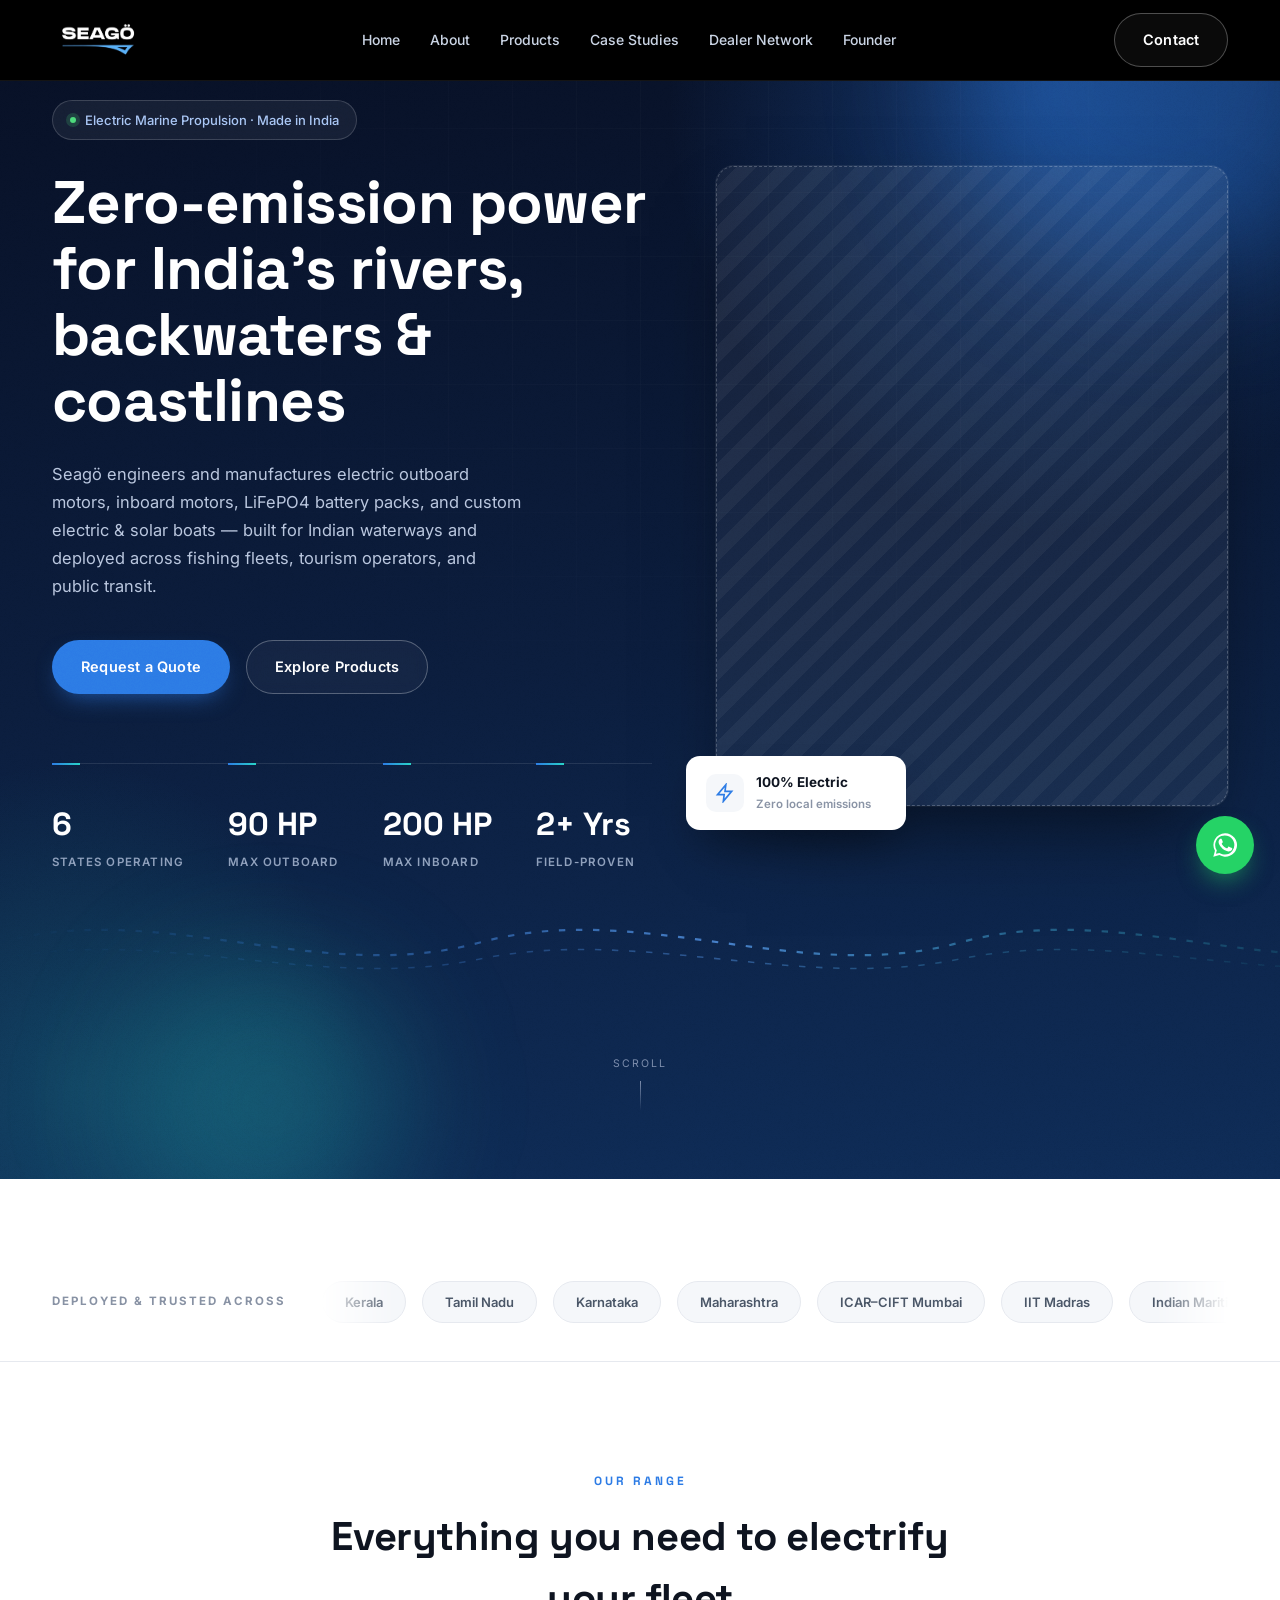
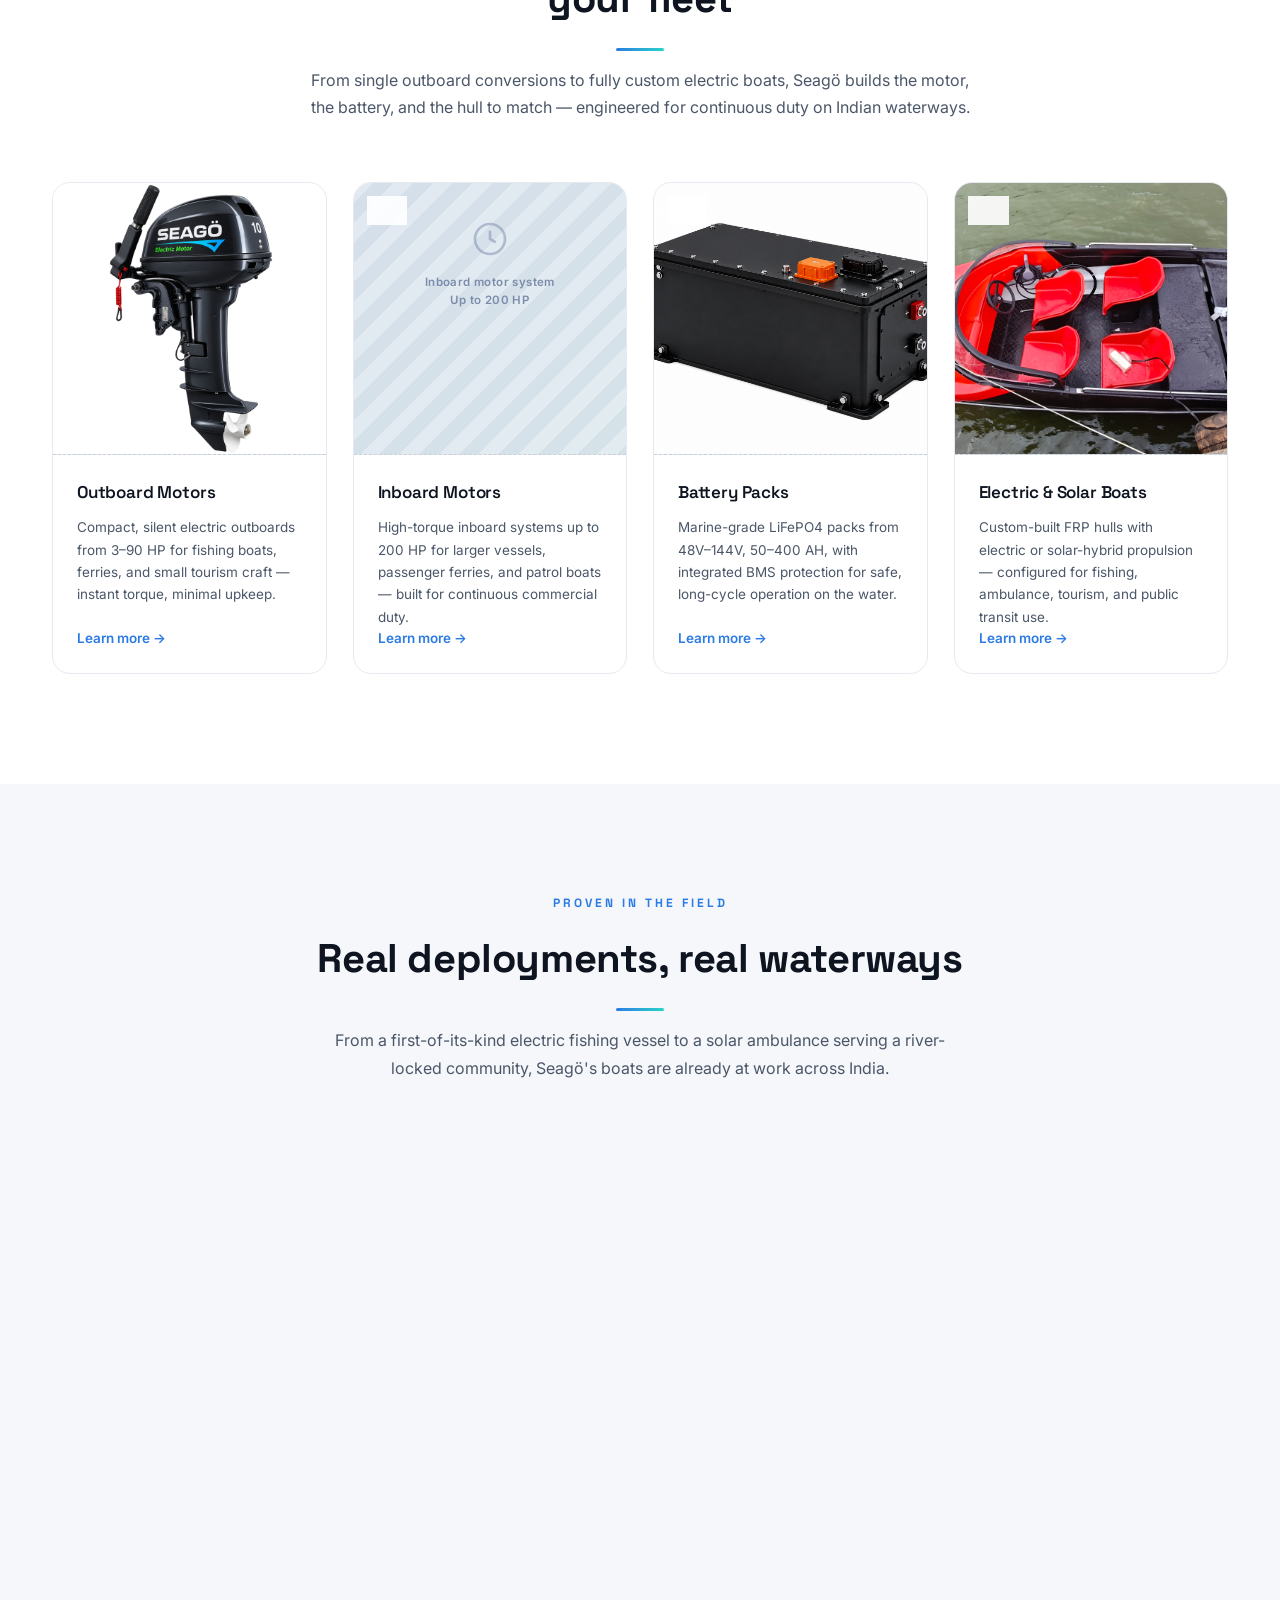
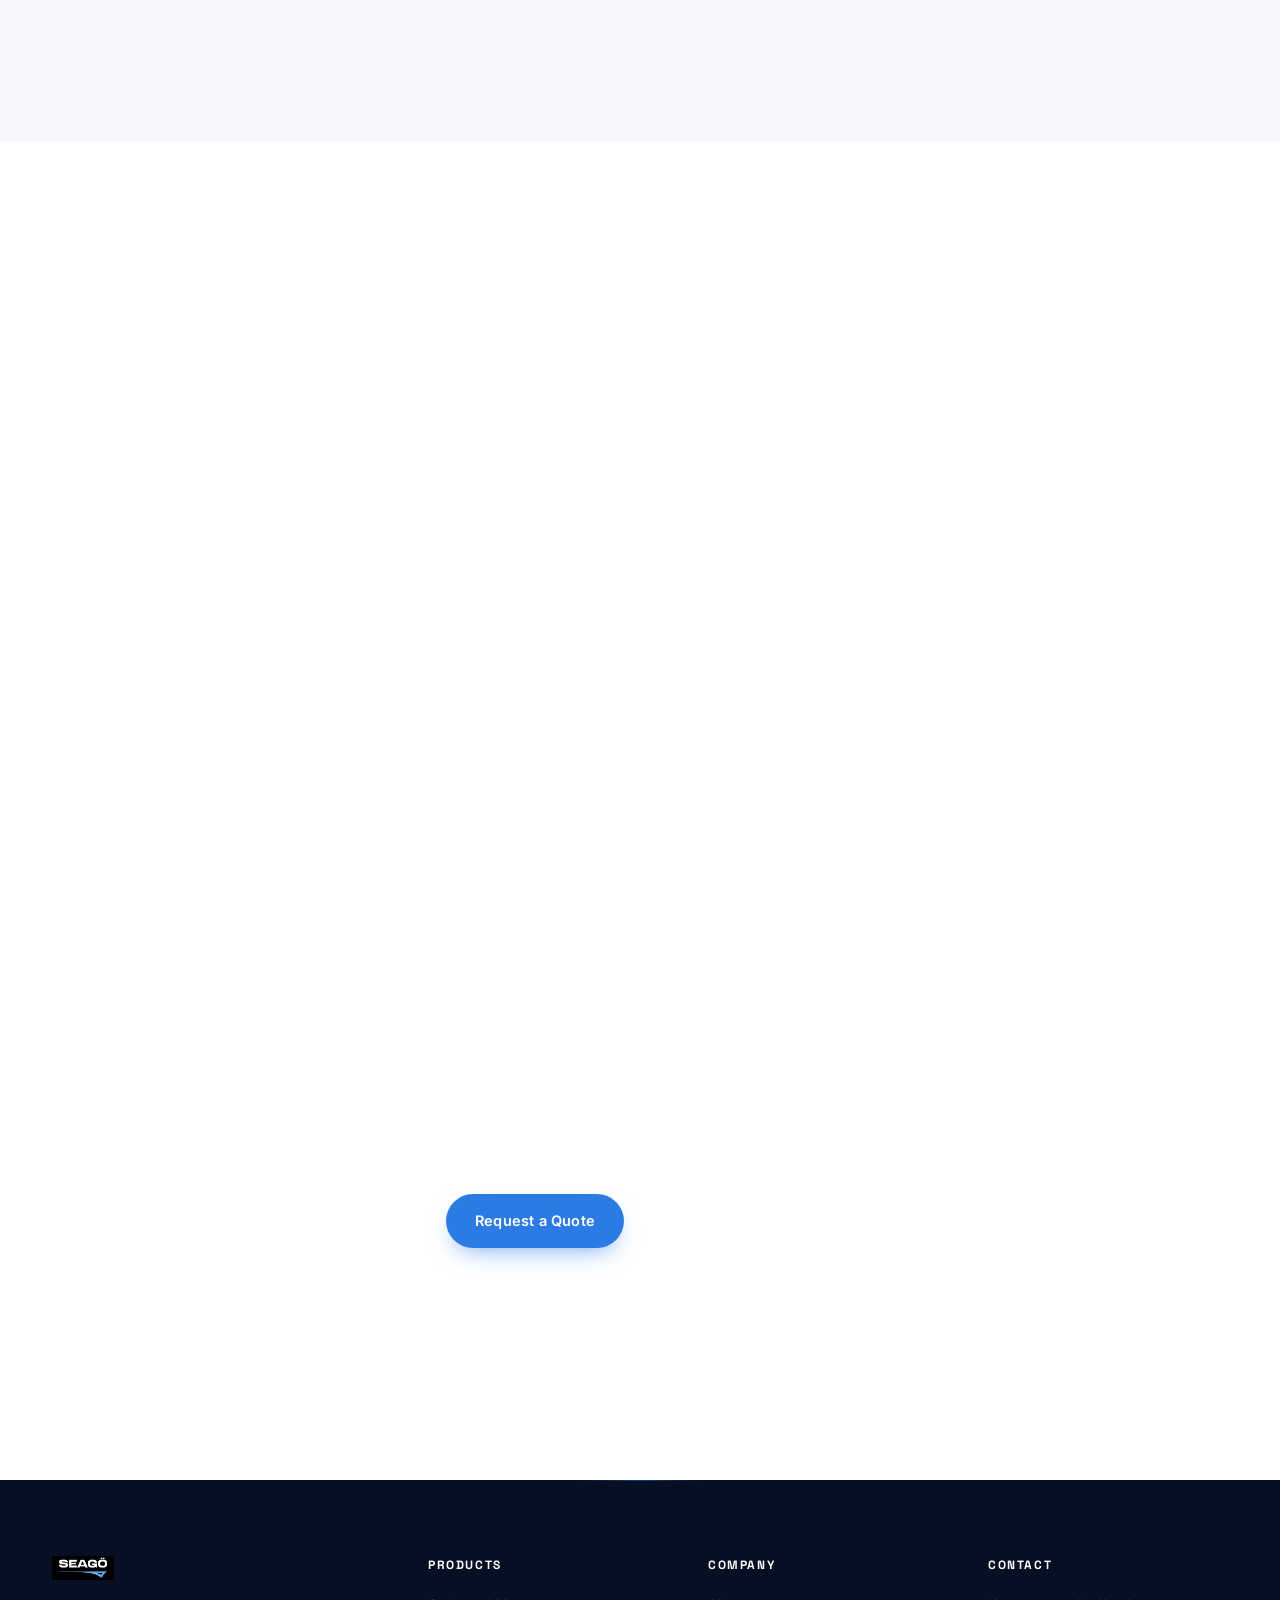
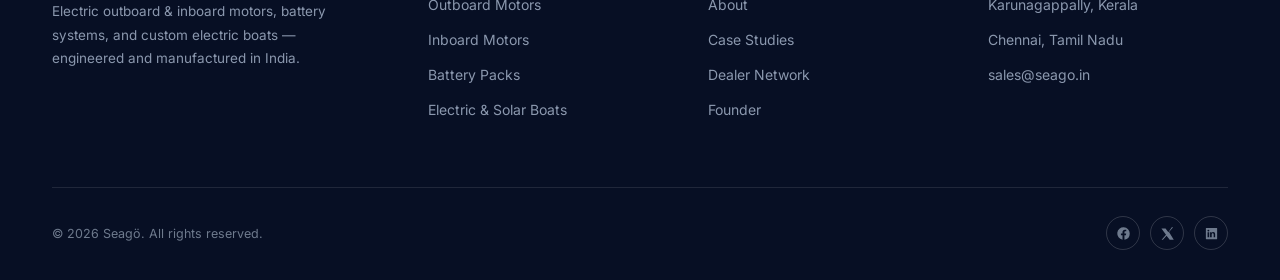
<file: index.html>
<!DOCTYPE html>
<html lang="en">
<head>
<script>document.documentElement.classList.add('js-ready');</script>
<meta charset="UTF-8">
<meta name="viewport" content="width=device-width, initial-scale=1.0">
<title>Seagö — Electric Outboard &amp; Inboard Motors, Battery Packs &amp; Electric Boats</title>
<meta name="description" content="Seagö designs and manufactures electric outboard motors (3–90 HP), inboard motors (up to 200 HP), LiFePO4 battery packs, and custom electric &amp; solar boats — engineered and manufactured in India, deployed across 6 states.">
<link rel="icon" type="image/svg+xml" href="assets/favicon.svg">
<link rel="preconnect" href="https://fonts.googleapis.com">
<link rel="preconnect" href="https://fonts.gstatic.com" crossorigin>
<link href="https://fonts.googleapis.com/css2?family=Space+Grotesk:wght@500;600;700&family=Inter:wght@400;500;600;700;800&display=swap" rel="stylesheet">
<link rel="stylesheet" href="css/style.css">
<script src="js/main.js" defer></script>
</head>
<body>

<div class="progress" id="progressBar"></div>

<!-- ================= NAV ================= -->
<header class="nav">
  <div class="wrap nav-row">
    <a class="nav-logo" href="#top"><img src="assets/seago-logo.png" alt="Seagö"></a>
    <nav class="nav-links">
      <a href="index.html">Home</a>
      <a href="about.html">About</a>
      <a href="products.html">Products</a>
      <a href="case-studies.html">Case Studies</a>
      <a href="dealer-network.html">Dealer Network</a>
      <a href="founder.html">Founder</a>
    </nav>
    <div class="nav-cta">
      <a class="btn btn-ghost magnetic" href="contact.html">Contact</a>
      <button class="burger" id="burger" aria-label="Menu"><span></span><span></span><span></span></button>
    </div>
  </div>
</header>

<div class="mobile-menu" id="mobileMenu">
  <a href="index.html">Home</a>
  <a href="about.html">About</a>
  <a href="products.html">Products</a>
  <a href="case-studies.html">Case Studies</a>
  <a href="dealer-network.html">Dealer Network</a>
  <a href="founder.html">Founder</a>
  <a href="contact.html">Contact</a>
</div>

<!-- ================= HERO ================= -->
<section class="hero" id="top">
  <div class="grid-overlay"></div>
  <div class="blob blob-1" data-depth="18"></div>
  <div class="blob blob-2" data-depth="-12"></div>
  <div class="cursor-glow"></div>

  <div class="wrap hero-grid">
    <div class="hero-copy">
      <div class="hero-badge"><span class="dot"></span> Electric Marine Propulsion · Made in India</div>
      <h1 class="hero-title">Zero-emission power for India's rivers, backwaters &amp; coastlines</h1>
      <div class="hero-sub">
        <p>Seagö engineers and manufactures electric outboard motors, inboard motors, LiFePO4 battery packs, and custom electric &amp; solar boats — built for Indian waterways and deployed across fishing fleets, tourism operators, and public transit.</p>
      </div>
      <div class="hero-actions">
        <a class="btn btn-primary magnetic" href="contact.html">Request a Quote</a>
        <a class="btn btn-ghost magnetic" href="products.html">Explore Products</a>
      </div>
      <div class="hero-stats">
        <div class="hero-stat"><b data-count="6" data-suffix="">0</b><span>States Operating</span></div>
        <div class="hero-stat"><b data-count="90" data-suffix=" HP">0</b><span>Max Outboard</span></div>
        <div class="hero-stat"><b data-count="200" data-suffix=" HP">0</b><span>Max Inboard</span></div>
        <div class="hero-stat"><b data-count="2" data-suffix="+ Yrs">0</b><span>Field-Proven</span></div>
      </div>
    </div>
    <div class="hero-visual" data-depth="-8">
      <div class="ph photo-frame">
        <video autoplay muted loop playsinline preload="auto" aria-label="Seagö electric outboard motor in operation">
          <source src="assets/photos/ai-artwork-videoacc3e3fb-0a4f-467d-bd82-8fc7c55db4ec.mp4" type="video/mp4">
        </video>
        
      </div>
      <div class="float-card">
        <div class="ic"><svg viewBox="0 0 24 24" fill="none" stroke="currentColor" stroke-width="2"><path d="M13 2L3 14h8l-1 8 10-12h-8l1-8z"/></svg></div>
        <div>
          <span class="ft-title">100% Electric</span>
          <span class="ft-sub">Zero local emissions</span>
        </div>
      </div>
    </div>
  </div>

  <div class="wave-wrap">
    <svg viewBox="0 0 1200 100" preserveAspectRatio="none">
      <defs>
        <linearGradient id="waveGrad" x1="0" y1="0" x2="1" y2="0">
          <stop offset="0%" stop-color="#2C7BE5" stop-opacity="0"/>
          <stop offset="50%" stop-color="#5FA6FF" stop-opacity="1"/>
          <stop offset="100%" stop-color="#28D4C8" stop-opacity="0"/>
        </linearGradient>
      </defs>
      <path class="wave-path" d="M0,55 C150,15 300,95 450,55 C600,15 750,95 900,55 C1050,15 1200,95 1350,55"/>
      <path class="wave-path p2" d="M0,70 C150,40 300,100 450,70 C600,40 750,100 900,70 C1050,40 1200,100 1350,70"/>
    </svg>
  </div>
  <div class="scroll-cue"><span>Scroll</span><span class="line"></span></div>
</section>

<div class="angle-div">
  <svg viewBox="0 0 1200 64" preserveAspectRatio="none"><polygon points="0,64 1200,0 1200,64" fill="#ffffff"/></svg>
</div>

<!-- ================= TRUST MARQUEE ================= -->
<section class="trust">
  <div class="wrap trust-row">
    <span class="trust-label">Deployed &amp; Trusted Across</span>
    <div class="marquee">
      <div class="marquee-track trust-logos">
        <div class="trust-chip">Kerala</div>
        <div class="trust-chip">Tamil Nadu</div>
        <div class="trust-chip">Karnataka</div>
        <div class="trust-chip">Maharashtra</div>
        <div class="trust-chip">ICAR&#8211;CIFT Mumbai</div>
        <div class="trust-chip">IIT Madras</div>
        <div class="trust-chip">Indian Maritime University</div>
        <div class="trust-chip">Kerala</div>
        <div class="trust-chip">Tamil Nadu</div>
        <div class="trust-chip">Karnataka</div>
        <div class="trust-chip">Maharashtra</div>
        <div class="trust-chip">ICAR&#8211;CIFT Mumbai</div>
        <div class="trust-chip">IIT Madras</div>
        <div class="trust-chip">Indian Maritime University</div>
      </div>
    </div>
  </div>
</section>

<!-- ================= PRODUCT RANGE ================= -->
<section class="section" id="products">
  <div class="wrap">
    <div class="section-head reveal">
      <span class="eyebrow">Our Range</span>
      <h2>Everything you need to electrify your fleet</h2>
      <p>From single outboard conversions to fully custom electric boats, Seagö builds the motor, the battery, and the hull to match — engineered for continuous duty on Indian waterways.</p>
    </div>
    <div class="grid-4" data-stagger>
      <div class="tilt reveal">
        <div class="card">
          <div class="ph photo-frame"><img class="outboard-image" src="assets/photos/Outboard%20Motors.png" alt="Seagö electric outboard motors"><span class="ph__chip">01</span></div>
          <div class="card-body">
            <h3>Outboard Motors</h3>
            <p>Compact, silent electric outboards from 3–90 HP for fishing boats, ferries, and small tourism craft — instant torque, minimal upkeep.</p>
            <a class="card-link" href="products.html">Learn more →</a>
          </div>
        </div>
      </div>
      <div class="tilt reveal">
        <div class="card">
          <div class="ph"><span class="ph__chip">02</span><div class="ph__inner"><svg viewBox="0 0 24 24" fill="none" stroke="currentColor" stroke-width="1.6"><circle cx="12" cy="12" r="9"/><path d="M12 7v5l3.5 2"/></svg><span>Inboard motor system<br>Up to 200 HP</span></div></div>
          <div class="card-body">
            <h3>Inboard Motors</h3>
            <p>High-torque inboard systems up to 200 HP for larger vessels, passenger ferries, and patrol boats — built for continuous commercial duty.</p>
            <a class="card-link" href="products.html">Learn more →</a>
          </div>
        </div>
      </div>
      <div class="tilt reveal">
        <div class="card">
          <div class="ph photo-frame battery-photo">
            <img
              src="assets/photos/lifepo4-battery-system.png"
              alt="LiFePO4 battery system"
            >
            <span class="ph__chip">03</span>
          </div>
          <div class="card-body">
            <h3>Battery Packs</h3>
            <p>Marine-grade LiFePO4 packs from 48V–144V, 50–400 AH, with integrated BMS protection for safe, long-cycle operation on the water.</p>
            <a class="card-link" href="products.html">Learn more →</a>
          </div>
        </div>
      </div>
      <div class="tilt reveal">
        <div class="card">
          <div class="ph photo-frame"><img src="assets/photos/seago-electric-boat.jpg" alt="Seagö electric boat on the water"><span class="ph__chip">04</span></div>
          <div class="card-body">
            <h3>Electric &amp; Solar Boats</h3>
            <p>Custom-built FRP hulls with electric or solar-hybrid propulsion — configured for fishing, ambulance, tourism, and public transit use.</p>
            <a class="card-link" href="products.html">Learn more →</a>
          </div>
        </div>
      </div>
    </div>
  </div>
</section>

<!-- ================= CASE STUDIES ================= -->
<section class="section soft" id="case-studies">
  <div class="wrap">
    <div class="section-head reveal">
      <span class="eyebrow">Proven in the Field</span>
      <h2>Real deployments, real waterways</h2>
      <p>From a first-of-its-kind electric fishing vessel to a solar ambulance serving a river-locked community, Seagö's boats are already at work across India.</p>
    </div>
    <div class="grid-3" data-stagger>
      <div class="tilt reveal">
        <div class="case-card">
          <div class="ph photo-frame"><img src="assets/photos/case-deployment-boat.jpg" alt="Seagö Vikalpika electric fishing vessel"><span class="ph__chip">Case 01</span></div>
          <div class="case-body">
            <span class="case-tag">Maharashtra</span>
            <h3>India's First Electric Fishing Vessel</h3>
            <p>Built with ICAR-CIFT Mumbai and launched in May 2025, "Vikalpika" is India's first electric fishing vessel — proving zero-emission propulsion for commercial fishing fleets.</p>
          </div>
        </div>
      </div>
      <div class="tilt reveal">
        <div class="case-card">
          <div class="ph photo-frame"><img src="assets/photos/kadamakkudy-ambulance.jpg" alt="Kadamakkudy solar marine ambulance"><span class="ph__chip">Case 02</span></div>
          <div class="case-body">
            <span class="case-tag">Kerala</span>
            <h3>Solar Marine Ambulance</h3>
            <p>A solar-hybrid marine ambulance serving Kerala's island community — bringing reliable, zero-fuel-cost emergency transport to 17,000+ residents.</p>
          </div>
        </div>
      </div>
      <div class="tilt reveal">
        <div class="case-card">
          <div class="ph photo-frame"><img src="assets/photos/seago-tourism-boat.jpg" alt="Seagö electric tourism boat in service"><span class="ph__chip">Case 03</span></div>
          <div class="case-body">
            <span class="case-tag">Karnataka</span>
            <h3>Tourism Boats — Hampi, Hubli &amp; Gadag</h3>
            <p>Electric tourism boats deployed across Karnataka's heritage waterways — quiet, exhaust-free rides for visitors to Hampi, Hubli, Gadag, and Bagalkot.</p>
          </div>
        </div>
      </div>
    </div>
  </div>
</section>

<!-- ================= WHY SEAGO (editorial split) ================= -->
<section class="section" id="about">
  <div class="wrap why-grid">
    <div class="why-left reveal">
      <span class="eyebrow">Why Seagö</span>
      <h2 class="why-title">Built for Indian waterways, backed by real deployments</h2>
      <p>Seagö designs every motor in-house and manufactures it in Chennai — so what you get isn't an imported retrofit, it's propulsion engineered for the depth, load, and duty cycles of Indian rivers, backwaters, and coastlines.</p>
    </div>
    <div class="feat-list" data-stagger>
      <div class="feat-row reveal">
        <div class="ic"><svg viewBox="0 0 24 24" fill="none" stroke="currentColor" stroke-width="1.8"><path d="M13 2L3 14h8l-1 8 10-12h-8l1-8z"/></svg></div>
        <div class="ft-body">
          <span class="idx">01</span>
          <h4>Zero-Emission Propulsion</h4>
          <p>No fuel, no exhaust, no oil in the water — just quiet, instant torque for fishing, tourism, and transit fleets.</p>
        </div>
      </div>
      <div class="feat-row reveal">
        <div class="ic"><svg viewBox="0 0 24 24" fill="none" stroke="currentColor" stroke-width="1.8"><path d="M12 2l8 4v6c0 5-3.4 8.5-8 10-4.6-1.5-8-5-8-10V6l8-4z"/></svg></div>
        <div class="ft-body">
          <span class="idx">02</span>
          <h4>Manufactured in Chennai</h4>
          <p>Outboard and Inboard Motors are built end-to-end at our Chennai facility — full control over quality and lead times.</p>
        </div>
      </div>
      <div class="feat-row reveal">
        <div class="ic"><svg viewBox="0 0 24 24" fill="none" stroke="currentColor" stroke-width="1.8"><circle cx="12" cy="12" r="9"/><path d="M12 7v5l3.5 2"/></svg></div>
        <div class="ft-body">
          <span class="idx">03</span>
          <h4>Dedicated Service &amp; Spares</h4>
          <p>A sales and support base in Kerala plus a growing network across 6 states keeps your fleet running with minimal downtime.</p>
        </div>
      </div>
    </div>
  </div>
</section>

<!-- ================= CTA ================= -->
<section class="section" style="padding-top:0;">
  <div class="wrap">
    <div class="cta reveal">
      <div class="cta-inner">
        <span class="eyebrow" style="color:#9FC1F5;">Let's Talk</span>
        <h2 class="cta-title">Ready to electrify your fleet?</h2>
        <p class="cta-text">Tell us your boat size, use case, and timeline — we'll get back to you with a configuration and quote within one business day.</p>
        <div class="cta-actions">
          <a class="btn btn-primary magnetic" href="contact.html">Request a Quote</a>
          <a class="btn btn-ghost magnetic" href="products.html">Explore Our Range</a>
        </div>
      </div>
    </div>
  </div>
</section>

<!-- ================= FOOTER ================= -->
<footer>
  <div class="wrap">
    <div class="footer-grid">
      <div>
        <div class="footer-logo"><img src="assets/seago-logo.png" alt="Seagö"></div>
        <p>Electric outboard &amp; inboard motors, battery systems, and custom electric boats — engineered and manufactured in India.</p>
      </div>
      <div class="footer-col">
        <h5>Products</h5>
        <a href="products.html">Outboard Motors</a>
        <a href="products.html">Inboard Motors</a>
        <a href="products.html">Battery Packs</a>
        <a href="products.html">Electric &amp; Solar Boats</a>
      </div>
      <div class="footer-col">
        <h5>Company</h5>
        <a href="about.html">About</a>
        <a href="case-studies.html">Case Studies</a>
        <a href="dealer-network.html">Dealer Network</a>
        <a href="founder.html">Founder</a>
      </div>
      <div class="footer-col">
        <h5>Contact</h5>
        <a href="contact.html">Karunagappally, Kerala</a>
        <a href="contact.html">Chennai, Tamil Nadu</a>
        <a href="mailto:sales@seago.in">sales@seago.in</a>
      </div>
    </div>
    <div class="footer-bottom">
      <span>© 2026 Seagö. All rights reserved.</span>
      <div class="footer-social">
        <a href="#"><svg viewBox="0 0 24 24" fill="currentColor"><path d="M22 12a10 10 0 1 0-11.6 9.9v-7H7.9V12h2.5V9.8c0-2.5 1.5-3.9 3.8-3.9 1.1 0 2.2.2 2.2.2v2.4h-1.3c-1.2 0-1.6.8-1.6 1.6V12h2.8l-.4 2.9h-2.4v7A10 10 0 0 0 22 12z"/></svg></a>
        <a href="#"><svg viewBox="0 0 24 24" fill="currentColor"><path d="M18.9 2H21l-6.6 7.5L22 22h-6.5l-5-6.6L4.7 22H2.6l7-8-7.3-9.9h6.6l4.5 6z"/></svg></a>
        <a href="#"><svg viewBox="0 0 24 24" fill="currentColor"><path d="M20.4 3H3.6A.6.6 0 0 0 3 3.6v16.8a.6.6 0 0 0 .6.6h16.8a.6.6 0 0 0 .6-.6V3.6a.6.6 0 0 0-.6-.6zM8.3 18.1H5.7V9.9h2.6v8.2zM7 8.8a1.5 1.5 0 1 1 0-3 1.5 1.5 0 0 1 0 3zm11.1 9.3h-2.6v-4.3c0-1 0-2.4-1.5-2.4s-1.7 1.1-1.7 2.3v4.4H9.7V9.9h2.5v1.1a2.7 2.7 0 0 1 2.5-1.4c2.6 0 3.1 1.7 3.1 4v4.5z"/></svg></a>
      </div>
    </div>
  </div>
</footer>

<!-- ================= WHATSAPP FLOAT ================= -->
<a class="wa-float" href="https://wa.me/918606366633?text=Hi%20Seag%C3%B6%2C%20I%27d%20like%20to%20know%20more%20about%20your%20electric%20marine%20products." target="_blank" rel="noopener" aria-label="Chat on WhatsApp">
  <span class="wa-tip">Chat with us</span>
  <svg viewBox="0 0 24 24"><path d="M17.5 14.4c-.3-.1-1.7-.9-2-1-.3-.1-.5-.1-.6.1-.2.3-.7 1-.9 1.2-.2.2-.3.2-.6.1-.3-.1-1.3-.5-2.4-1.5-.9-.8-1.5-1.8-1.7-2.1-.2-.3 0-.5.1-.6.1-.1.3-.3.4-.5.1-.1.2-.3.3-.4.1-.2 0-.4 0-.5 0-.1-.6-1.5-.8-2-.2-.5-.4-.5-.6-.5h-.5c-.2 0-.5.1-.7.3-.3.3-1 1-1 2.4s1 2.8 1.1 3c.1.2 2 3.1 4.9 4.3.7.3 1.2.5 1.7.6.7.2 1.3.2 1.8.1.5-.1 1.7-.7 2-1.4.2-.6.2-1.2.2-1.3-.1-.1-.3-.2-.6-.3z"/><path d="M12 2a10 10 0 0 0-8.6 15L2 22l5.2-1.4A10 10 0 1 0 12 2zm0 18.2c-1.6 0-3.1-.4-4.4-1.2l-.3-.2-3.1.8.8-3-.2-.3A8.2 8.2 0 1 1 12 20.2z"/></svg>
</a>

</body>
</html>
</file>
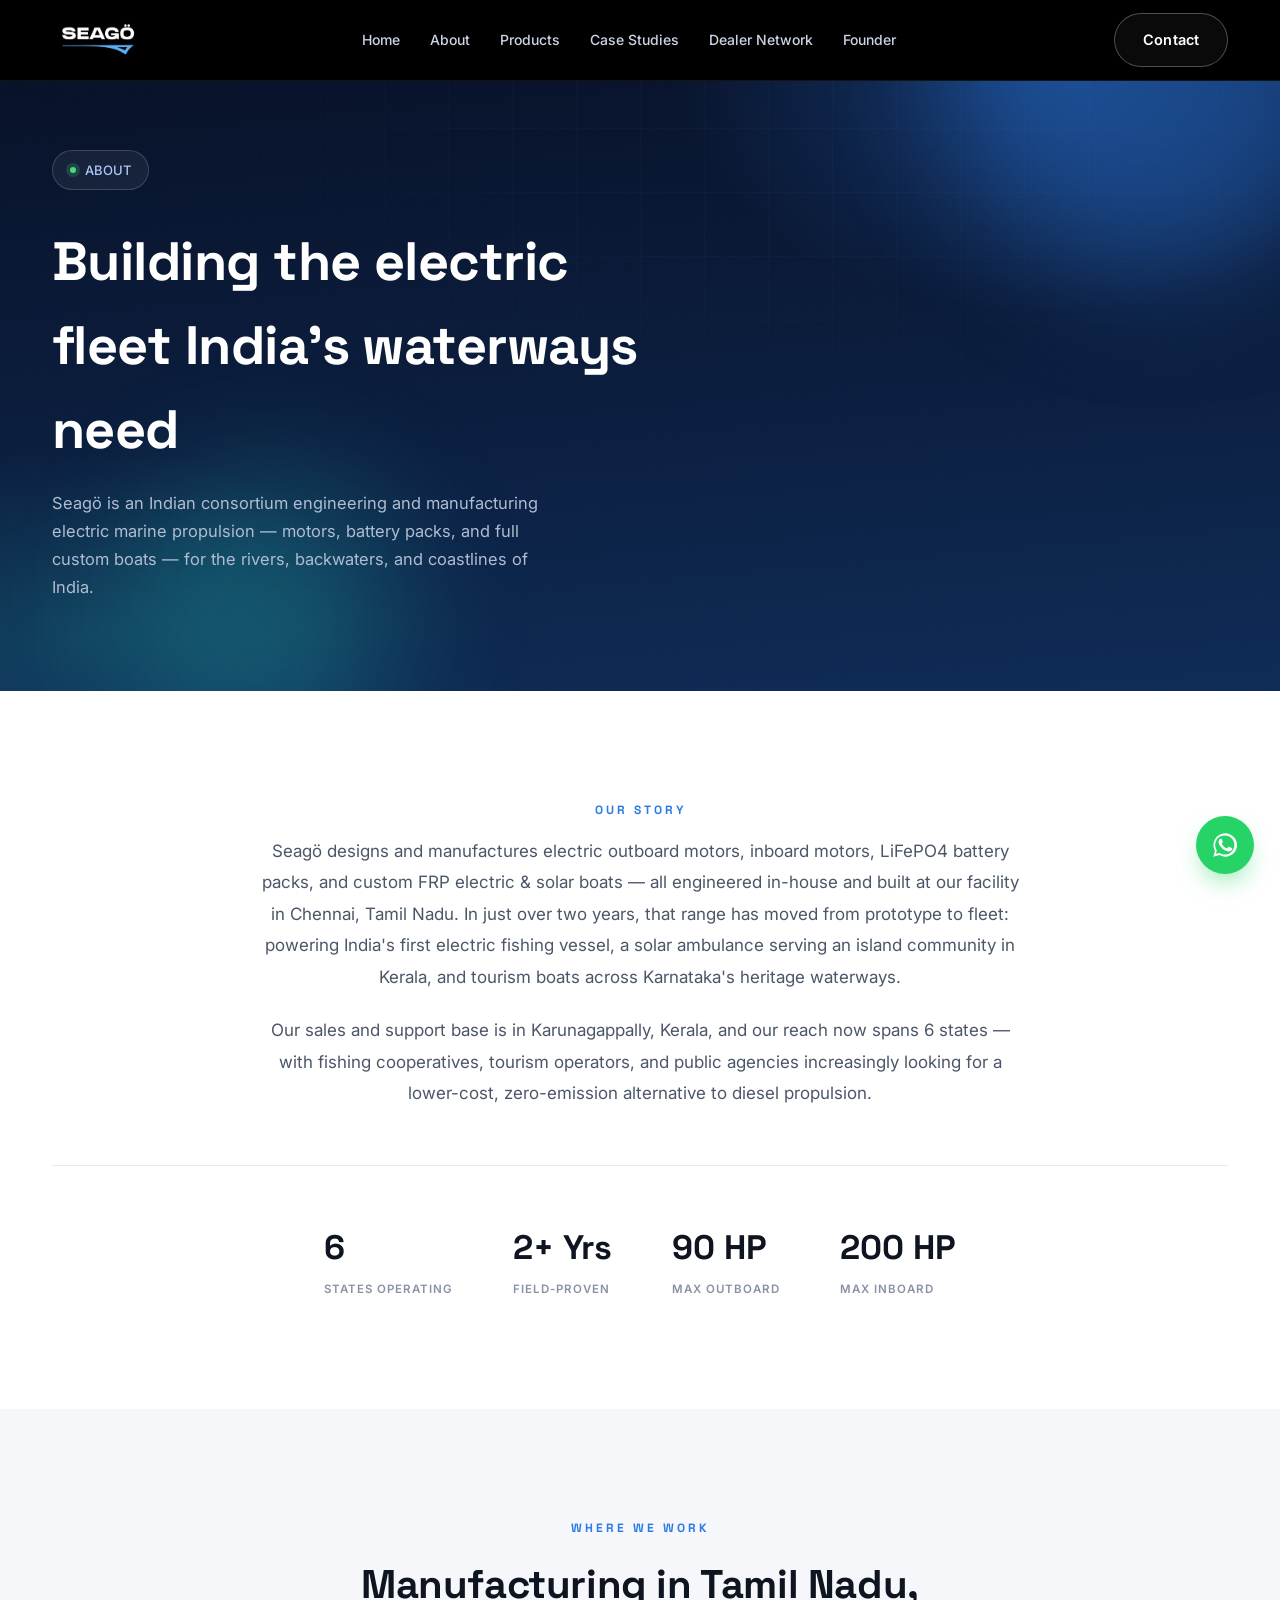
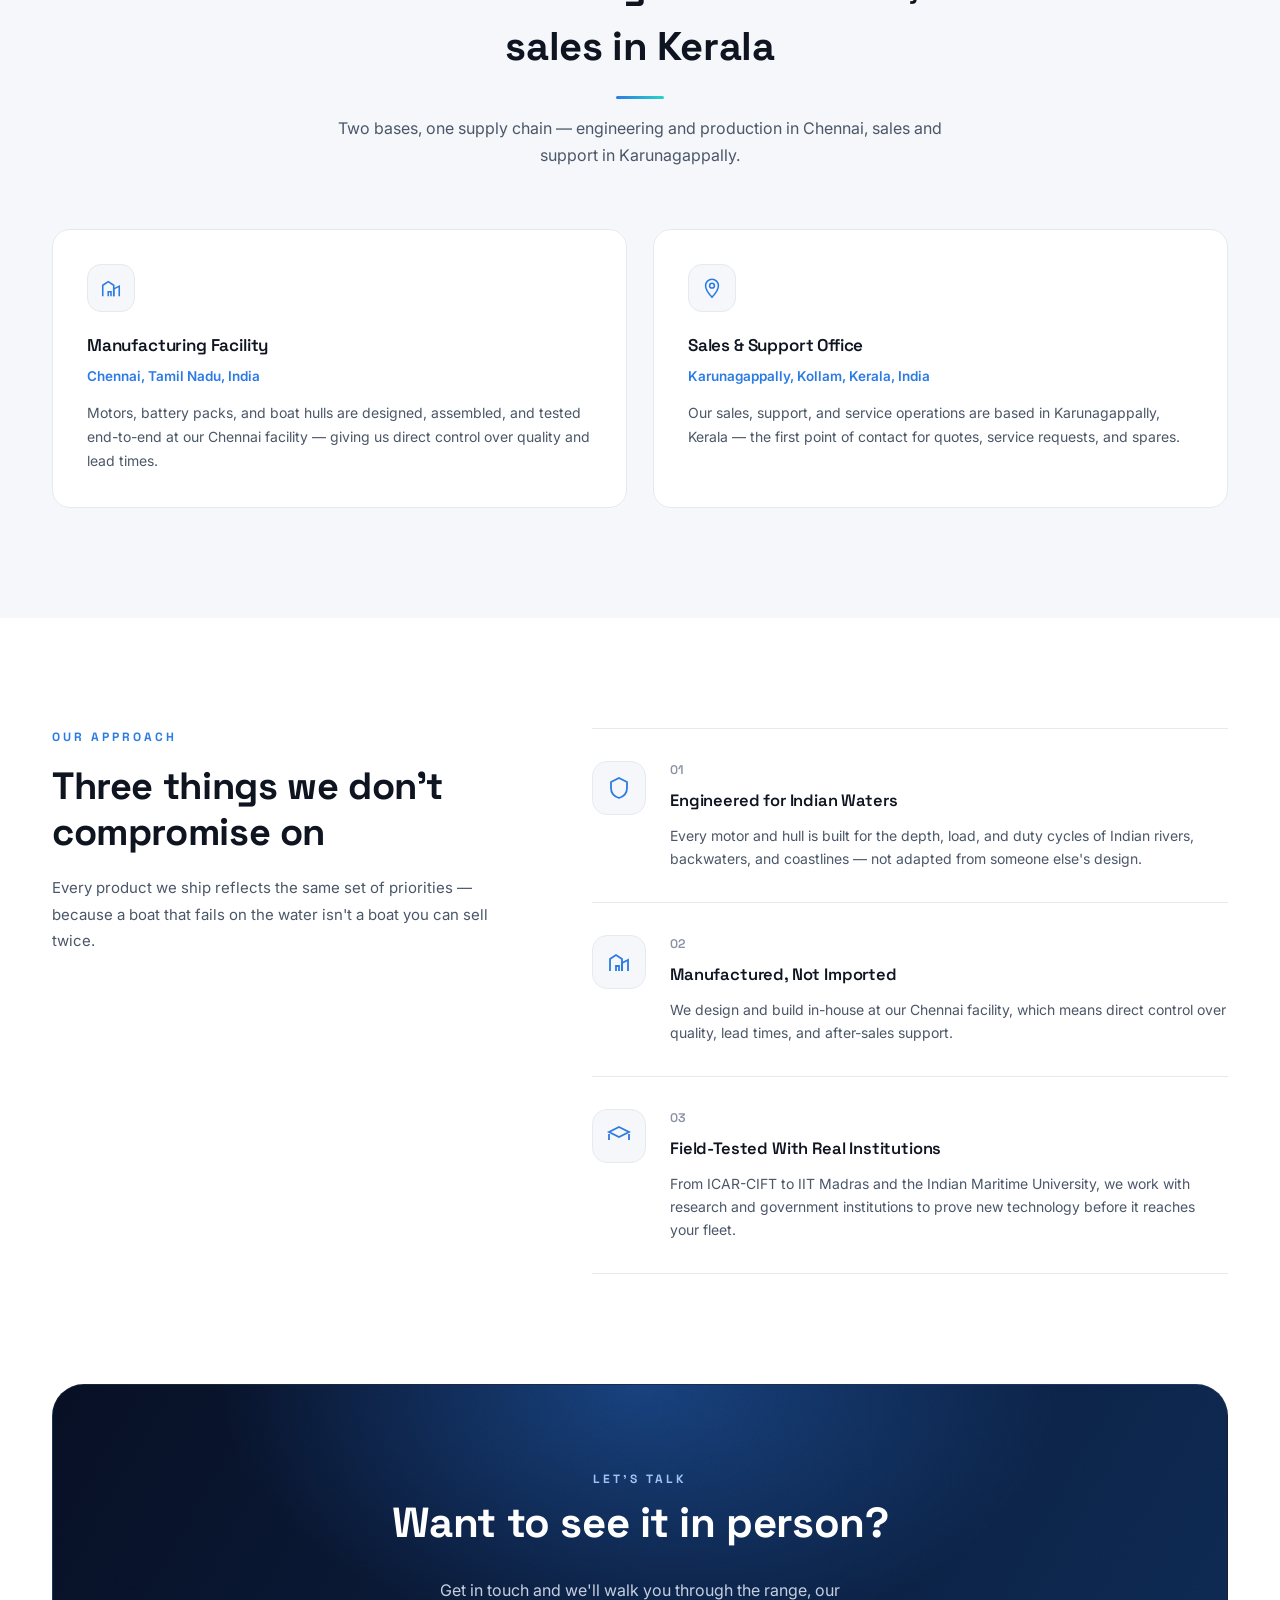
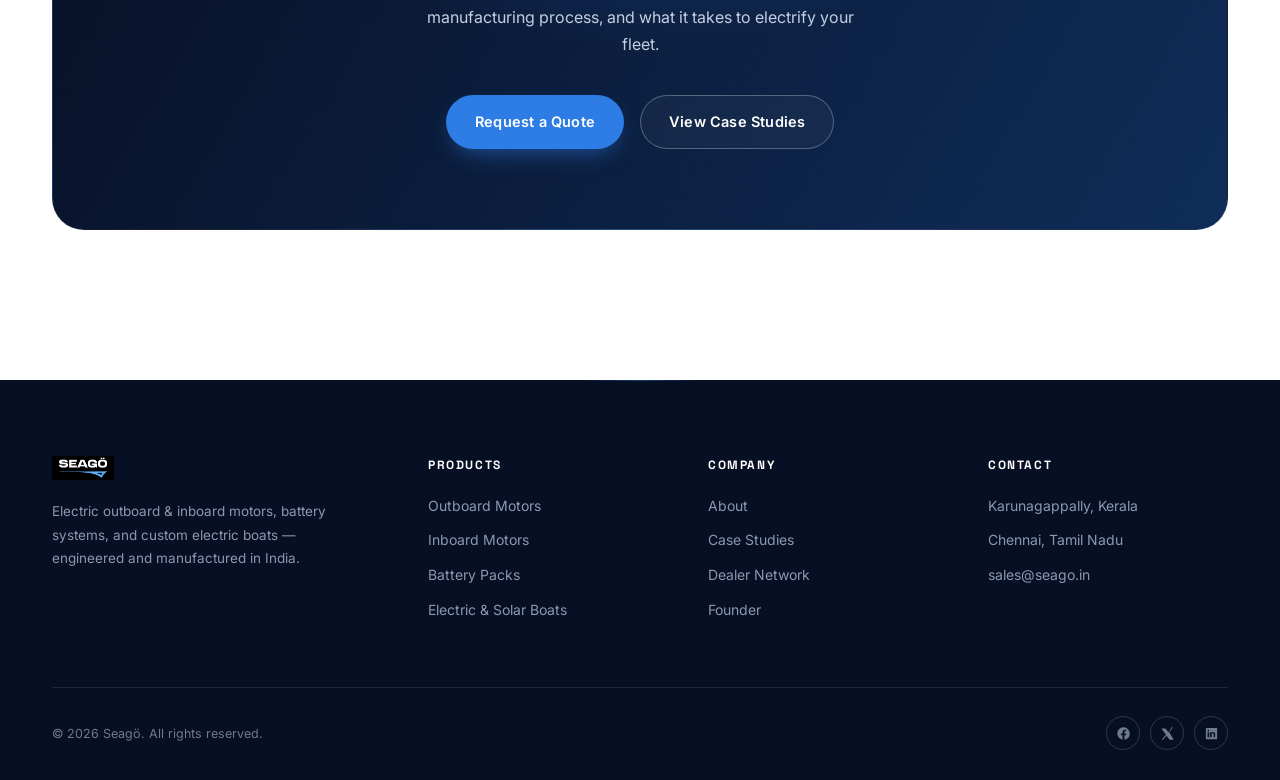
<file: about.html>
<!DOCTYPE html>
<html lang="en">
<head>
<title>Seagö — About Us</title>

<script>document.documentElement.classList.add('js-ready');</script>
<meta charset="UTF-8">
<meta name="viewport" content="width=device-width, initial-scale=1.0">
<meta name="description" content="Seagö designs and manufactures electric marine propulsion in Chennai, Tamil Nadu — deployed across 6 states from a sales &amp; support base in Karunagappally, Kerala.">
<link rel="icon" type="image/svg+xml" href="assets/favicon.svg">
<link rel="preconnect" href="https://fonts.googleapis.com">
<link rel="preconnect" href="https://fonts.gstatic.com" crossorigin>
<link href="https://fonts.googleapis.com/css2?family=Space+Grotesk:wght@500;600;700&family=Inter:wght@400;500;600;700;800&display=swap" rel="stylesheet">
<link rel="stylesheet" href="css/style.css">
<script src="js/main.js" defer></script>
</head>
<body>

<div class="progress" id="progressBar"></div>

<!-- ================= NAV ================= -->
<header class="nav">
  <div class="wrap nav-row">
    <a class="nav-logo" href="index.html#top"><img src="assets/seago-logo.png" alt="Seagö"></a>
    <nav class="nav-links">
      <a href="index.html">Home</a>
      <a href="about.html">About</a>
      <a href="products.html">Products</a>
      <a href="case-studies.html">Case Studies</a>
      <a href="dealer-network.html">Dealer Network</a>
      <a href="founder.html">Founder</a>
    </nav>
    <div class="nav-cta">
      <a class="btn btn-ghost magnetic" href="contact.html">Contact</a>
      <button class="burger" id="burger" aria-label="Menu"><span></span><span></span><span></span></button>
    </div>
  </div>
</header>

<div class="mobile-menu" id="mobileMenu">
  <a href="index.html">Home</a>
   <a href="about.html">About</a>
  <a href="products.html">Products</a>
  <a href="case-studies.html">Case Studies</a>
  <a href="dealer-network.html">Dealer Network</a>
  <a href="founder.html">Founder</a>
  <a href="contact.html">Contact</a>
</div>

<!-- ================= PAGE HEADER ================= -->
<section class="hero page-hero">
  <div class="grid-overlay"></div>
  <div class="blob blob-1" data-depth="14"></div>
  <div class="blob blob-2" data-depth="-10"></div>
  <div class="cursor-glow"></div>

  <div class="wrap">
    <div class="hero-badge reveal"><span class="dot"></span> ABOUT</div>
    <h1 class="page-title reveal">Building the electric fleet India's waterways need</h1>
    <p class="page-sub reveal">Seagö is an Indian consortium engineering and manufacturing electric marine propulsion — motors, battery packs, and full custom boats — for the rivers, backwaters, and coastlines of India.</p>
  </div>
</section>

<!-- ================= STORY ================= -->
<section class="section">
  <div class="wrap">
    <div class="about-story reveal">
      <span class="eyebrow" style="color:var(--blue); display:block; margin-bottom:16px;">Our Story</span>
      <p>Seagö designs and manufactures electric outboard motors, inboard motors, LiFePO4 battery packs, and custom FRP electric &amp; solar boats — all engineered in-house and built at our facility in Chennai, Tamil Nadu. In just over two years, that range has moved from prototype to fleet: powering India's first electric fishing vessel, a solar ambulance serving an island community in Kerala, and tourism boats across Karnataka's heritage waterways.</p>
      <p>Our sales and support base is in Karunagappally, Kerala, and our reach now spans 6 states — with fishing cooperatives, tourism operators, and public agencies increasingly looking for a lower-cost, zero-emission alternative to diesel propulsion.</p>
    </div>

    <div class="stat-strip reveal">
      <div class="stat"><b>6</b><span>States Operating</span></div>
      <div class="stat"><b>2+ Yrs</b><span>Field-Proven</span></div>
      <div class="stat"><b>90 HP</b><span>Max Outboard</span></div>
      <div class="stat"><b>200 HP</b><span>Max Inboard</span></div>
    </div>
  </div>
</section>

<!-- ================= LOCATIONS ================= -->
<section class="section soft">
  <div class="wrap">
    <div class="section-head reveal">
      <span class="eyebrow">Where We Work</span>
      <h2>Manufacturing in Tamil Nadu, sales in Kerala</h2>
      <p>Two bases, one supply chain — engineering and production in Chennai, sales and support in Karunagappally.</p>
    </div>
    <div class="loc-grid" data-stagger>
      <div class="loc-card reveal">
        <div class="ic"><svg viewBox="0 0 24 24" fill="none" stroke="currentColor" stroke-width="1.7"><path d="M3 21V9l6-4 6 4v12"/><path d="M15 21V13l6-3v11"/><path d="M9 21v-5h3v5"/></svg></div>
        <h3>Manufacturing Facility</h3>
        <div class="loc-addr">Chennai, Tamil Nadu, India</div>
        <p>Motors, battery packs, and boat hulls are designed, assembled, and tested end-to-end at our Chennai facility — giving us direct control over quality and lead times.</p>
      </div>
      <div class="loc-card reveal">
        <div class="ic"><svg viewBox="0 0 24 24" fill="none" stroke="currentColor" stroke-width="1.7"><path d="M12 22s7-7.4 7-12.5A7 7 0 0 0 5 9.5C5 14.6 12 22 12 22z"/><circle cx="12" cy="9.5" r="2.6"/></svg></div>
        <h3>Sales &amp; Support Office</h3>
        <div class="loc-addr">Karunagappally, Kollam, Kerala, India</div>
        <p>Our sales, support, and service operations are based in Karunagappally, Kerala — the first point of contact for quotes, service requests, and spares.</p>
      </div>
    </div>
  </div>
</section>

<!-- ================= APPROACH ================= -->
<section class="section" id="approach">
  <div class="wrap why-grid">
    <div class="why-left reveal">
      <span class="eyebrow">Our Approach</span>
      <h2 class="why-title">Three things we don't compromise on</h2>
      <p>Every product we ship reflects the same set of priorities — because a boat that fails on the water isn't a boat you can sell twice.</p>
    </div>
    <div class="feat-list" data-stagger>
      <div class="feat-row reveal">
        <div class="ic"><svg viewBox="0 0 24 24" fill="none" stroke="currentColor" stroke-width="1.8"><path d="M12 2l8 4v6c0 5-3.4 8.5-8 10-4.6-1.5-8-5-8-10V6l8-4z"/></svg></div>
        <div class="ft-body">
          <span class="idx">01</span>
          <h4>Engineered for Indian Waters</h4>
          <p>Every motor and hull is built for the depth, load, and duty cycles of Indian rivers, backwaters, and coastlines — not adapted from someone else's design.</p>
        </div>
      </div>
      <div class="feat-row reveal">
        <div class="ic"><svg viewBox="0 0 24 24" fill="none" stroke="currentColor" stroke-width="1.8"><path d="M3 21V9l6-4 6 4v12"/><path d="M15 21V13l6-3v11"/><path d="M9 21v-5h3v5"/></svg></div>
        <div class="ft-body">
          <span class="idx">02</span>
          <h4>Manufactured, Not Imported</h4>
          <p>We design and build in-house at our Chennai facility, which means direct control over quality, lead times, and after-sales support.</p>
        </div>
      </div>
      <div class="feat-row reveal">
        <div class="ic"><svg viewBox="0 0 24 24" fill="none" stroke="currentColor" stroke-width="1.8"><path d="M22 10v6M2 10v6M12 3l10 5-10 5L2 8l10-5z"/></svg></div>
        <div class="ft-body">
          <span class="idx">03</span>
          <h4>Field-Tested With Real Institutions</h4>
          <p>From ICAR-CIFT to IIT Madras and the Indian Maritime University, we work with research and government institutions to prove new technology before it reaches your fleet.</p>
        </div>
      </div>
    </div>
  </div>
</section>

<!-- ================= CTA ================= -->
<section class="section" style="padding-top:0;">
  <div class="wrap">
    <div class="cta reveal">
      <div class="cta-inner">
        <span class="eyebrow" style="color:#9FC1F5;">Let's Talk</span>
        <h2 class="cta-title">Want to see it in person?</h2>
        <p class="cta-text">Get in touch and we'll walk you through the range, our manufacturing process, and what it takes to electrify your fleet.</p>
        <div class="cta-actions">
          <a class="btn btn-primary magnetic" href="contact.html">Request a Quote</a>
          <a class="btn btn-ghost magnetic" href="case-studies.html">View Case Studies</a>
        </div>
      </div>
    </div>
  </div>
</section>

<!-- ================= FOOTER ================= -->
<footer>
  <div class="wrap">
    <div class="footer-grid">
      <div>
        <div class="footer-logo"><img src="assets/seago-logo.png" alt="Seagö"></div>
        <p>Electric outboard &amp; inboard motors, battery systems, and custom electric boats — engineered and manufactured in India.</p>
      </div>
      <div class="footer-col">
        <h5>Products</h5>
        <a href="products.html">Outboard Motors</a>
        <a href="products.html">Inboard Motors</a>
        <a href="products.html">Battery Packs</a>
        <a href="products.html">Electric &amp; Solar Boats</a>
      </div>
      <div class="footer-col">
        <h5>Company</h5>
        <a href="about.html">About</a>
        <a href="case-studies.html">Case Studies</a>
        <a href="dealer-network.html">Dealer Network</a>
        <a href="founder.html">Founder</a>
      </div>
      <div class="footer-col">
        <h5>Contact</h5>
        <a href="contact.html">Karunagappally, Kerala</a>
        <a href="contact.html">Chennai, Tamil Nadu</a>
        <a href="mailto:sales@seago.in">sales@seago.in</a>
      </div>
    </div>
    <div class="footer-bottom">
      <span>© 2026 Seagö. All rights reserved.</span>
      <div class="footer-social">
        <a href="#"><svg viewBox="0 0 24 24" fill="currentColor"><path d="M22 12a10 10 0 1 0-11.6 9.9v-7H7.9V12h2.5V9.8c0-2.5 1.5-3.9 3.8-3.9 1.1 0 2.2.2 2.2.2v2.4h-1.3c-1.2 0-1.6.8-1.6 1.6V12h2.8l-.4 2.9h-2.4v7A10 10 0 0 0 22 12z"/></svg></a>
        <a href="#"><svg viewBox="0 0 24 24" fill="currentColor"><path d="M18.9 2H21l-6.6 7.5L22 22h-6.5l-5-6.6L4.7 22H2.6l7-8-7.3-9.9h6.6l4.5 6z"/></svg></a>
        <a href="#"><svg viewBox="0 0 24 24" fill="currentColor"><path d="M20.4 3H3.6A.6.6 0 0 0 3 3.6v16.8a.6.6 0 0 0 .6.6h16.8a.6.6 0 0 0 .6-.6V3.6a.6.6 0 0 0-.6-.6zM8.3 18.1H5.7V9.9h2.6v8.2zM7 8.8a1.5 1.5 0 1 1 0-3 1.5 1.5 0 0 1 0 3zm11.1 9.3h-2.6v-4.3c0-1 0-2.4-1.5-2.4s-1.7 1.1-1.7 2.3v4.4H9.7V9.9h2.5v1.1a2.7 2.7 0 0 1 2.5-1.4c2.6 0 3.1 1.7 3.1 4v4.5z"/></svg></a>
      </div>
    </div>
  </div>
</footer>

<!-- ================= WHATSAPP FLOAT ================= -->
<a class="wa-float" href="https://wa.me/918606366633?text=Hi%20Seag%C3%B6%2C%20I%27d%20like%20to%20know%20more%20about%20your%20electric%20marine%20products." target="_blank" rel="noopener" aria-label="Chat on WhatsApp">
  <span class="wa-tip">Chat with us</span>
  <svg viewBox="0 0 24 24"><path d="M17.5 14.4c-.3-.1-1.7-.9-2-1-.3-.1-.5-.1-.6.1-.2.3-.7 1-.9 1.2-.2.2-.3.2-.6.1-.3-.1-1.3-.5-2.4-1.5-.9-.8-1.5-1.8-1.7-2.1-.2-.3 0-.5.1-.6.1-.1.3-.3.4-.5.1-.1.2-.3.3-.4.1-.2 0-.4 0-.5 0-.1-.6-1.5-.8-2-.2-.5-.4-.5-.6-.5h-.5c-.2 0-.5.1-.7.3-.3.3-1 1-1 2.4s1 2.8 1.1 3c.1.2 2 3.1 4.9 4.3.7.3 1.2.5 1.7.6.7.2 1.3.2 1.8.1.5-.1 1.7-.7 2-1.4.2-.6.2-1.2.2-1.3-.1-.1-.3-.2-.6-.3z"/><path d="M12 2a10 10 0 0 0-8.6 15L2 22l5.2-1.4A10 10 0 1 0 12 2zm0 18.2c-1.6 0-3.1-.4-4.4-1.2l-.3-.2-3.1.8.8-3-.2-.3A8.2 8.2 0 1 1 12 20.2z"/></svg>
</a>

</body>
</html>
</file>
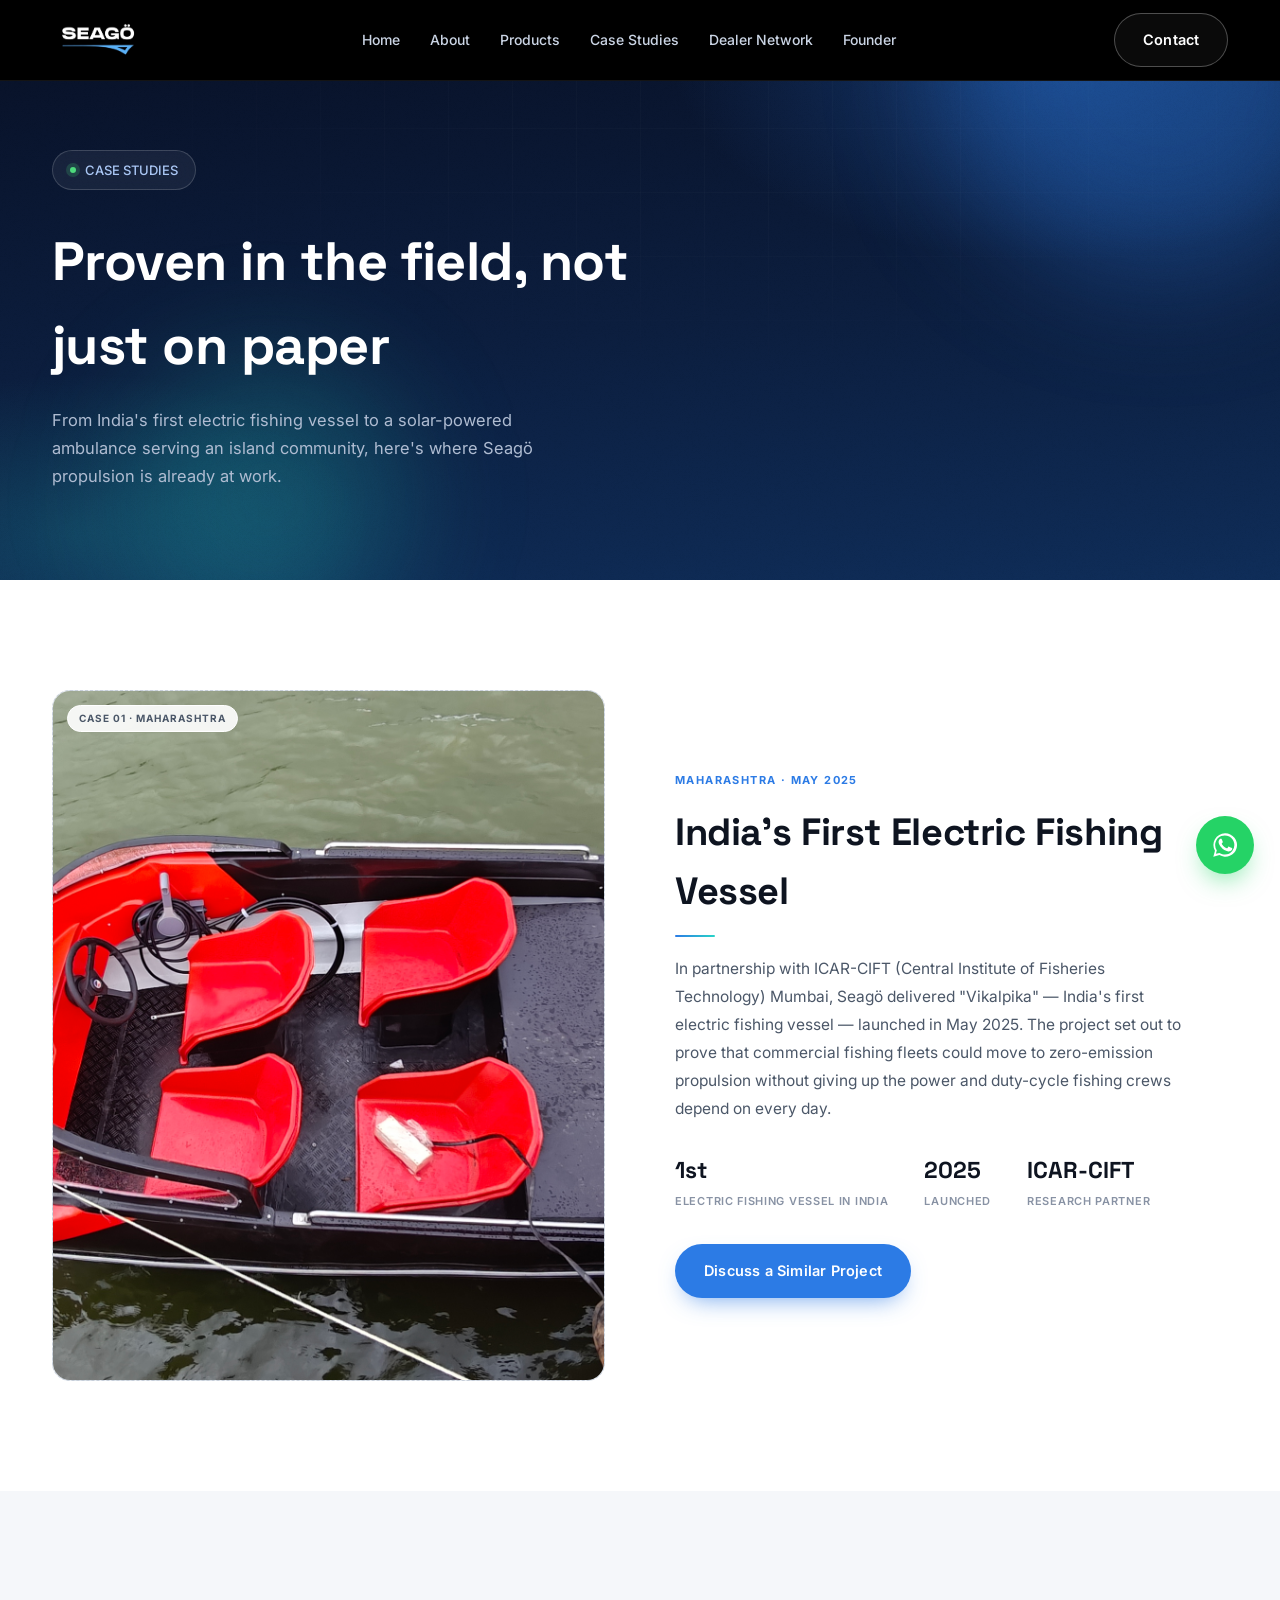
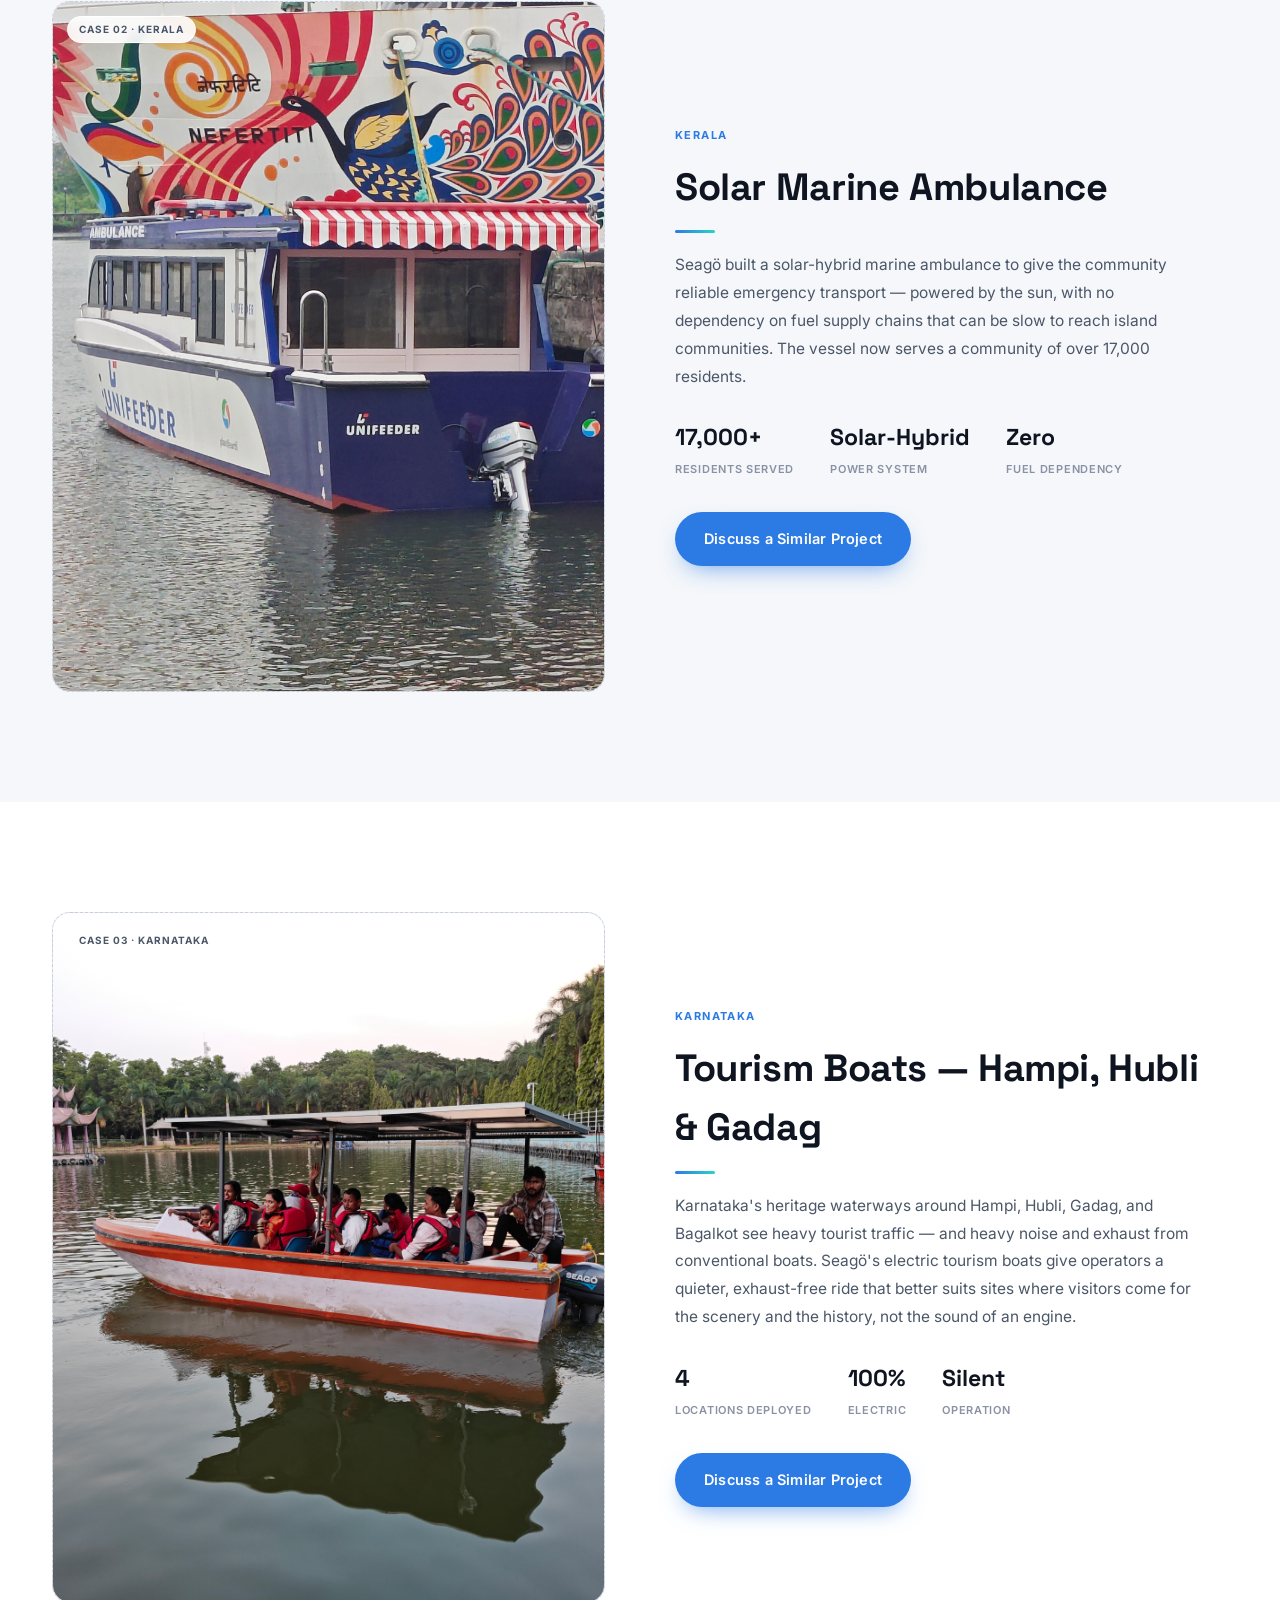
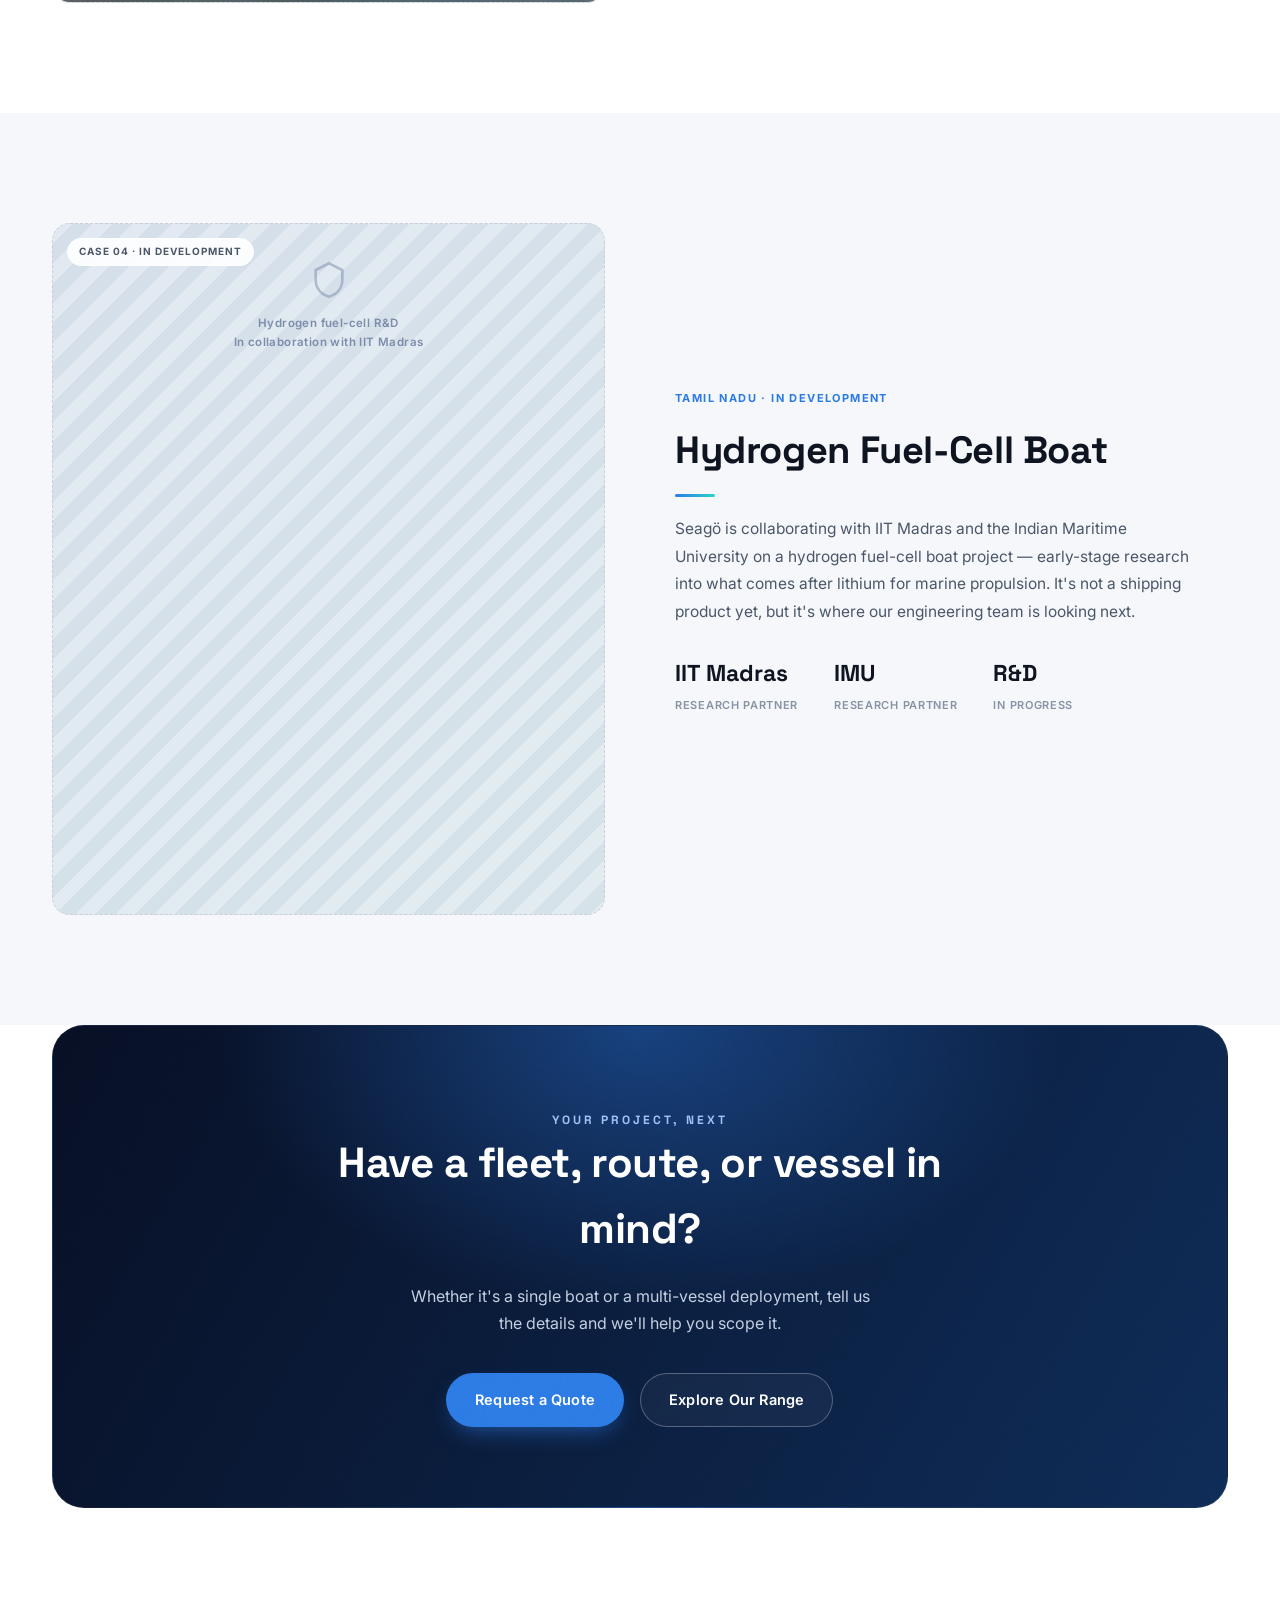
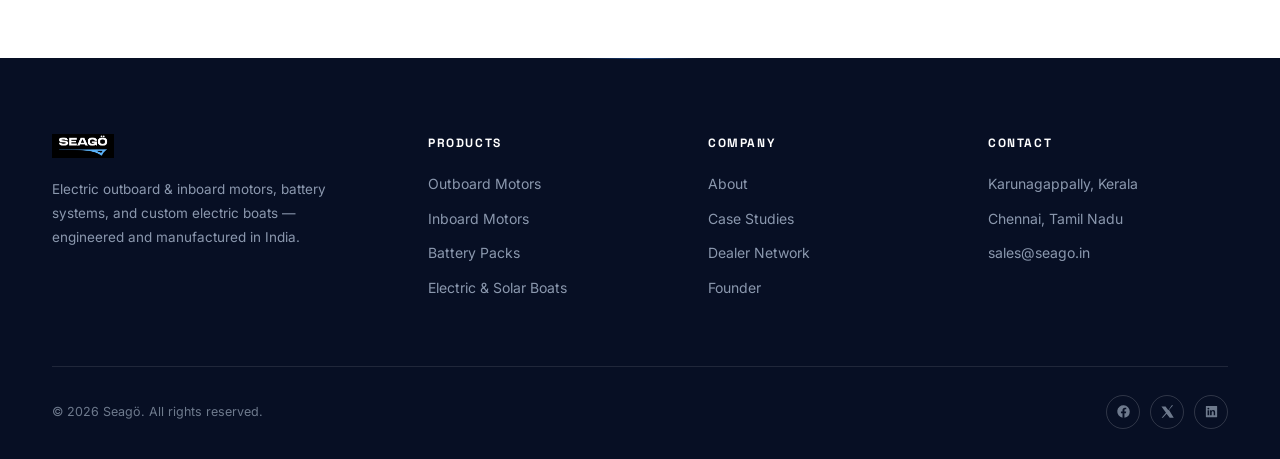
<file: case-studies.html>
<!DOCTYPE html>
<html lang="en">
<head>
<title>Seagö — Case Studies</title>

<script>document.documentElement.classList.add('js-ready');</script>
<meta charset="UTF-8">
<meta name="viewport" content="width=device-width, initial-scale=1.0">
<meta name="description" content="See Seagö's electric marine propulsion at work — India's first electric fishing vessel, a solar marine ambulance in Kerala, tourism boats in Karnataka, and an in-development hydrogen fuel-cell boat with IIT Madras.">
<link rel="icon" type="image/svg+xml" href="assets/favicon.svg">
<link rel="preconnect" href="https://fonts.googleapis.com">
<link rel="preconnect" href="https://fonts.gstatic.com" crossorigin>
<link href="https://fonts.googleapis.com/css2?family=Space+Grotesk:wght@500;600;700&family=Inter:wght@400;500;600;700;800&display=swap" rel="stylesheet">
<link rel="stylesheet" href="css/style.css">
<script src="js/main.js" defer></script>
</head>
<body>

<div class="progress" id="progressBar"></div>

<!-- ================= NAV ================= -->
<header class="nav">
  <div class="wrap nav-row">
    <a class="nav-logo" href="index.html#top"><img src="assets/seago-logo.png" alt="Seagö"></a>
    <nav class="nav-links">
      <a href="index.html#top">Home</a>
      <a href="about.html">About</a>
      <a href="products.html">Products</a>
      <a href="case-studies.html">Case Studies</a>
      <a href="dealer-network.html">Dealer Network</a>
      <a href="founder.html">Founder</a>
    </nav>
    <div class="nav-cta">
      <a class="btn btn-ghost magnetic" href="contact.html">Contact</a>
      <button class="burger" id="burger" aria-label="Menu"><span></span><span></span><span></span></button>
    </div>
  </div>
</header>

<div class="mobile-menu" id="mobileMenu">
  <a href="index.html#top">Home</a>
  <a href="about.html">About</a>
  <a href="products.html">Products</a>
  <a href="case-studies.html">Case Studies</a>
  <a href="dealer-network.html">Dealer Network</a>
  <a href="founder.html">Founder</a>
  <a href="contact.html">Contact</a>
</div>

<!-- ================= PAGE HEADER ================= -->
<section class="hero page-hero">
  <div class="grid-overlay"></div>
  <div class="blob blob-1" data-depth="14"></div>
  <div class="blob blob-2" data-depth="-10"></div>
  <div class="cursor-glow"></div>

  <div class="wrap">
    <div class="hero-badge reveal"><span class="dot"></span> CASE STUDIES</div>
    <h1 class="page-title reveal">Proven in the field, not just on paper</h1>
    <p class="page-sub reveal">From India's first electric fishing vessel to a solar-powered ambulance serving an island community, here's where Seagö propulsion is already at work.</p>
  </div>
</section>

<!-- ================= CASE 01: VIKALPIKA ================= -->
<section class="section product-block" id="vikalpika">
  <div class="wrap product-row">
    <div class="product-media reveal">
      <div class="ph photo-frame case-gallery">
        <img class="is-active" src="assets/photos/seago-electric-boat.jpg" alt="Seagö Vikalpika electric fishing vessel">
        <img src="assets/photos/case-deployment-boat.jpg" alt="Seagö electric boat deployment">
        <img src="assets/photos/IMG20260505125142.jpg" alt="Seagö electric outboard motor detail">
        <span class="ph__chip">Case 01 · Maharashtra</span>
      </div>
    </div>
    <div class="product-copy reveal">
      <span class="case-tag">Maharashtra · May 2025</span>
      <h2>India's First Electric Fishing Vessel</h2>
      <p>In partnership with ICAR-CIFT (Central Institute of Fisheries Technology) Mumbai, Seagö delivered "Vikalpika" — India's first electric fishing vessel — launched in May 2025. The project set out to prove that commercial fishing fleets could move to zero-emission propulsion without giving up the power and duty-cycle fishing crews depend on every day.</p>
      <div class="mini-stats">
        <div class="mini-stat"><b>1st</b><span>Electric Fishing Vessel in India</span></div>
        <div class="mini-stat"><b>2025</b><span>Launched</span></div>
        <div class="mini-stat"><b>ICAR-CIFT</b><span>Research Partner</span></div>
      </div>
      <a class="btn btn-primary magnetic" href="contact.html">Discuss a Similar Project</a>
    </div>
  </div>
</section>

<!-- ================= CASE 02: KADAMAKKUDY AMBULANCE ================= -->
<section class="section product-block soft reverse" id="ambulance">
  <div class="wrap product-row">
    <div class="product-copy reveal">
      <span class="case-tag">Kerala</span>
      <h2>Solar Marine Ambulance</h2>
      <p>Seagö built a solar-hybrid marine ambulance to give the community reliable emergency transport — powered by the sun, with no dependency on fuel supply chains that can be slow to reach island communities. The vessel now serves a community of over 17,000 residents.</p>
      <div class="mini-stats">
        <div class="mini-stat"><b>17,000+</b><span>Residents Served</span></div>
        <div class="mini-stat"><b>Solar-Hybrid</b><span>Power System</span></div>
        <div class="mini-stat"><b>Zero</b><span>Fuel Dependency</span></div>
      </div>
      <a class="btn btn-primary magnetic" href="contact.html">Discuss a Similar Project</a>
    </div>
    <div class="product-media reveal">
      <div class="ph photo-frame case-gallery">
        <img class="is-active" src="assets/photos/kadamakkudy-ambulance.jpg" alt="Kadamakkudy solar marine ambulance">
        <img src="assets/photos/ambulance 2.jpg" alt="Seagö solar-powered boat on the water">
        <img src="assets/photos/ambulance 3.jpg" alt="Seagö boat deployment on the water">
        <img src="assets/photos/ambulance 4.jpg" alt="Seagö solar-powered boat on the water">
        <span class="ph__chip">Case 02 · Kerala</span>
      </div>
    </div>
  </div>
</section>

<!-- ================= CASE 03: KARNATAKA TOURISM BOATS ================= -->
<section class="section product-block" id="tourism">
  <div class="wrap product-row">
    <div class="product-media reveal">
      <div class="ph photo-frame case-gallery">
        <img class="is-active" src="assets/photos/seago-tourism-boat.jpg" alt="Seagö electric tourism boat in service">
        <img src="assets/photos/case-tourism-boat.jpg" alt="Seagö passenger boat on a river">
        <img src="assets/photos/seago-electric-boat.jpg" alt="Seagö electric boat on the water">
        <span class="ph__chip">Case 03 · Karnataka</span>
      </div>
    </div>
    <div class="product-copy reveal">
      <span class="case-tag">Karnataka</span>
      <h2>Tourism Boats — Hampi, Hubli &amp; Gadag</h2>
      <p>Karnataka's heritage waterways around Hampi, Hubli, Gadag, and Bagalkot see heavy tourist traffic — and heavy noise and exhaust from conventional boats. Seagö's electric tourism boats give operators a quieter, exhaust-free ride that better suits sites where visitors come for the scenery and the history, not the sound of an engine.</p>
      <div class="mini-stats">
        <div class="mini-stat"><b>4</b><span>Locations Deployed</span></div>
        <div class="mini-stat"><b>100%</b><span>Electric</span></div>
        <div class="mini-stat"><b>Silent</b><span>Operation</span></div>
      </div>
      <a class="btn btn-primary magnetic" href="contact.html">Discuss a Similar Project</a>
    </div>
  </div>
</section>

<!-- ================= CASE 04: HYDROGEN FUEL-CELL (IN DEVELOPMENT) ================= -->
<section class="section product-block soft reverse" id="hydrogen">
  <div class="wrap product-row">
    <div class="product-copy reveal">
      <span class="case-tag">Tamil Nadu · In Development</span>
      <h2>Hydrogen Fuel-Cell Boat</h2>
      <p>Seagö is collaborating with IIT Madras and the Indian Maritime University on a hydrogen fuel-cell boat project — early-stage research into what comes after lithium for marine propulsion. It's not a shipping product yet, but it's where our engineering team is looking next.</p>
      <div class="mini-stats">
        <div class="mini-stat"><b>IIT Madras</b><span>Research Partner</span></div>
        <div class="mini-stat"><b>IMU</b><span>Research Partner</span></div>
        <div class="mini-stat"><b>R&amp;D</b><span>In Progress</span></div>
      </div>
    </div>
    <div class="product-media reveal">
      <div class="ph">
        <span class="ph__chip">Case 04 · In Development</span>
        <div class="ph__inner">
          <svg viewBox="0 0 24 24" fill="none" stroke="currentColor" stroke-width="1.6"><path d="M12 2l8 4v6c0 5-3.4 8.5-8 10-4.6-1.5-8-5-8-10V6l8-4z"/></svg>
          <span>Hydrogen fuel-cell R&D<br>In collaboration with IIT Madras</span>
        </div>
      </div>
    </div>
  </div>
</section>

<!-- ================= CTA ================= -->
<section class="section section-cta">
  <div class="wrap">
    <div class="cta reveal">
      <div class="cta-inner">
        <span class="eyebrow eyebrow-light">Your Project, Next</span>
        <h2 class="cta-title">Have a fleet, route, or vessel in mind?</h2>
        <p class="cta-text">Whether it's a single boat or a multi-vessel deployment, tell us the details and we'll help you scope it.</p>
        <div class="cta-actions">
          <a class="btn btn-primary magnetic" href="contact.html">Request a Quote</a>
          <a class="btn btn-ghost magnetic" href="products.html">Explore Our Range</a>
        </div>
      </div>
    </div>
  </div>
</section>

<!-- ================= FOOTER ================= -->
<footer>
  <div class="wrap">
    <div class="footer-grid">
      <div>
        <div class="footer-logo"><img src="assets/seago-logo.png" alt="Seagö"></div>
        <p>Electric outboard &amp; inboard motors, battery systems, and custom electric boats — engineered and manufactured in India.</p>
      </div>
      <div class="footer-col">
        <h5>Products</h5>
        <a href="products.html">Outboard Motors</a>
        <a href="products.html">Inboard Motors</a>
        <a href="products.html">Battery Packs</a>
        <a href="products.html">Electric &amp; Solar Boats</a>
      </div>
      <div class="footer-col">
        <h5>Company</h5>
        <a href="about.html">About</a>
        <a href="case-studies.html">Case Studies</a>
        <a href="dealer-network.html">Dealer Network</a>
        <a href="founder.html">Founder</a>
      </div>
      <div class="footer-col">
        <h5>Contact</h5>
        <a href="contact.html">Karunagappally, Kerala</a>
        <a href="contact.html">Chennai, Tamil Nadu</a>
        <a href="mailto:sales@seago.in">sales@seago.in</a>
      </div>
    </div>
    <div class="footer-bottom">
      <span>© 2026 Seagö. All rights reserved.</span>
      <div class="footer-social">
        <a href="#" aria-label="Facebook"><svg viewBox="0 0 24 24" fill="currentColor"><path d="M22 12a10 10 0 1 0-11.6 9.9v-7H7.9V12h2.5V9.8c0-2.5 1.5-3.9 3.8-3.9 1.1 0 2.2.2 2.2.2v2.4h-1.3c-1.2 0-1.6.8-1.6 1.6V12h2.8l-.4 2.9h-2.4v7A10 10 0 0 0 22 12z"/></svg></a>
        <a href="#" aria-label="X"><svg viewBox="0 0 24 24" fill="currentColor"><path d="M18.9 2H21l-6.6 7.5L22 22h-6.5l-5-6.6L4.7 22H2.6l7-8-7.3-9.9h6.6l4.5 6z"/></svg></a>
        <a href="#" aria-label="LinkedIn"><svg viewBox="0 0 24 24" fill="currentColor"><path d="M20.4 3H3.6A.6.6 0 0 0 3 3.6v16.8a.6.6 0 0 0 .6.6h16.8a.6.6 0 0 0 .6-.6V3.6a.6.6 0 0 0-.6-.6zM8.3 18.1H5.7V9.9h2.6v8.2zM7 8.8a1.5 1.5 0 1 1 0-3 1.5 1.5 0 0 1 0 3zm11.1 9.3h-2.6v-4.3c0-1 0-2.4-1.5-2.4s-1.7 1.1-1.7 2.3v4.4H9.7V9.9h2.5v1.1a2.7 2.7 0 0 1 2.5-1.4c2.6 0 3.1 1.7 3.1 4v4.5z"/></svg></a>
      </div>
    </div>
  </div>
</footer>

<!-- ================= WHATSAPP FLOAT ================= -->
<a class="wa-float" href="https://wa.me/918606366633?text=Hi%20Seag%C3%B6%2C%20I%27d%20like%20to%20know%20more%20about%20your%20electric%20marine%20products." target="_blank" rel="noopener" aria-label="Chat on WhatsApp">
  <span class="wa-tip">Chat with us</span>
  <svg viewBox="0 0 24 24"><path d="M17.5 14.4c-.3-.1-1.7-.9-2-1-.3-.1-.5-.1-.6.1-.2.3-.7 1-.9 1.2-.2.2-.3.2-.6.1-.3-.1-1.3-.5-2.4-1.5-.9-.8-1.5-1.8-1.7-2.1-.2-.3 0-.5.1-.6.1-.1.3-.3.4-.5.1-.1.2-.3.3-.4.1-.2 0-.4 0-.5 0-.1-.6-1.5-.8-2-.2-.5-.4-.5-.6-.5h-.5c-.2 0-.5.1-.7.3-.3.3-1 1-1 2.4s1 2.8 1.1 3c.1.2 2 3.1 4.9 4.3.7.3 1.2.5 1.7.6.7.2 1.3.2 1.8.1.5-.1 1.7-.7 2-1.4.2-.6.2-1.2.2-1.3-.1-.1-.3-.2-.6-.3z"/><path d="M12 2a10 10 0 0 0-8.6 15L2 22l5.2-1.4A10 10 0 1 0 12 2zm0 18.2c-1.6 0-3.1-.4-4.4-1.2l-.3-.2-3.1.8.8-3-.2-.3A8.2 8.2 0 1 1 12 20.2z"/></svg>
</a>

</body>
</html>
</file>
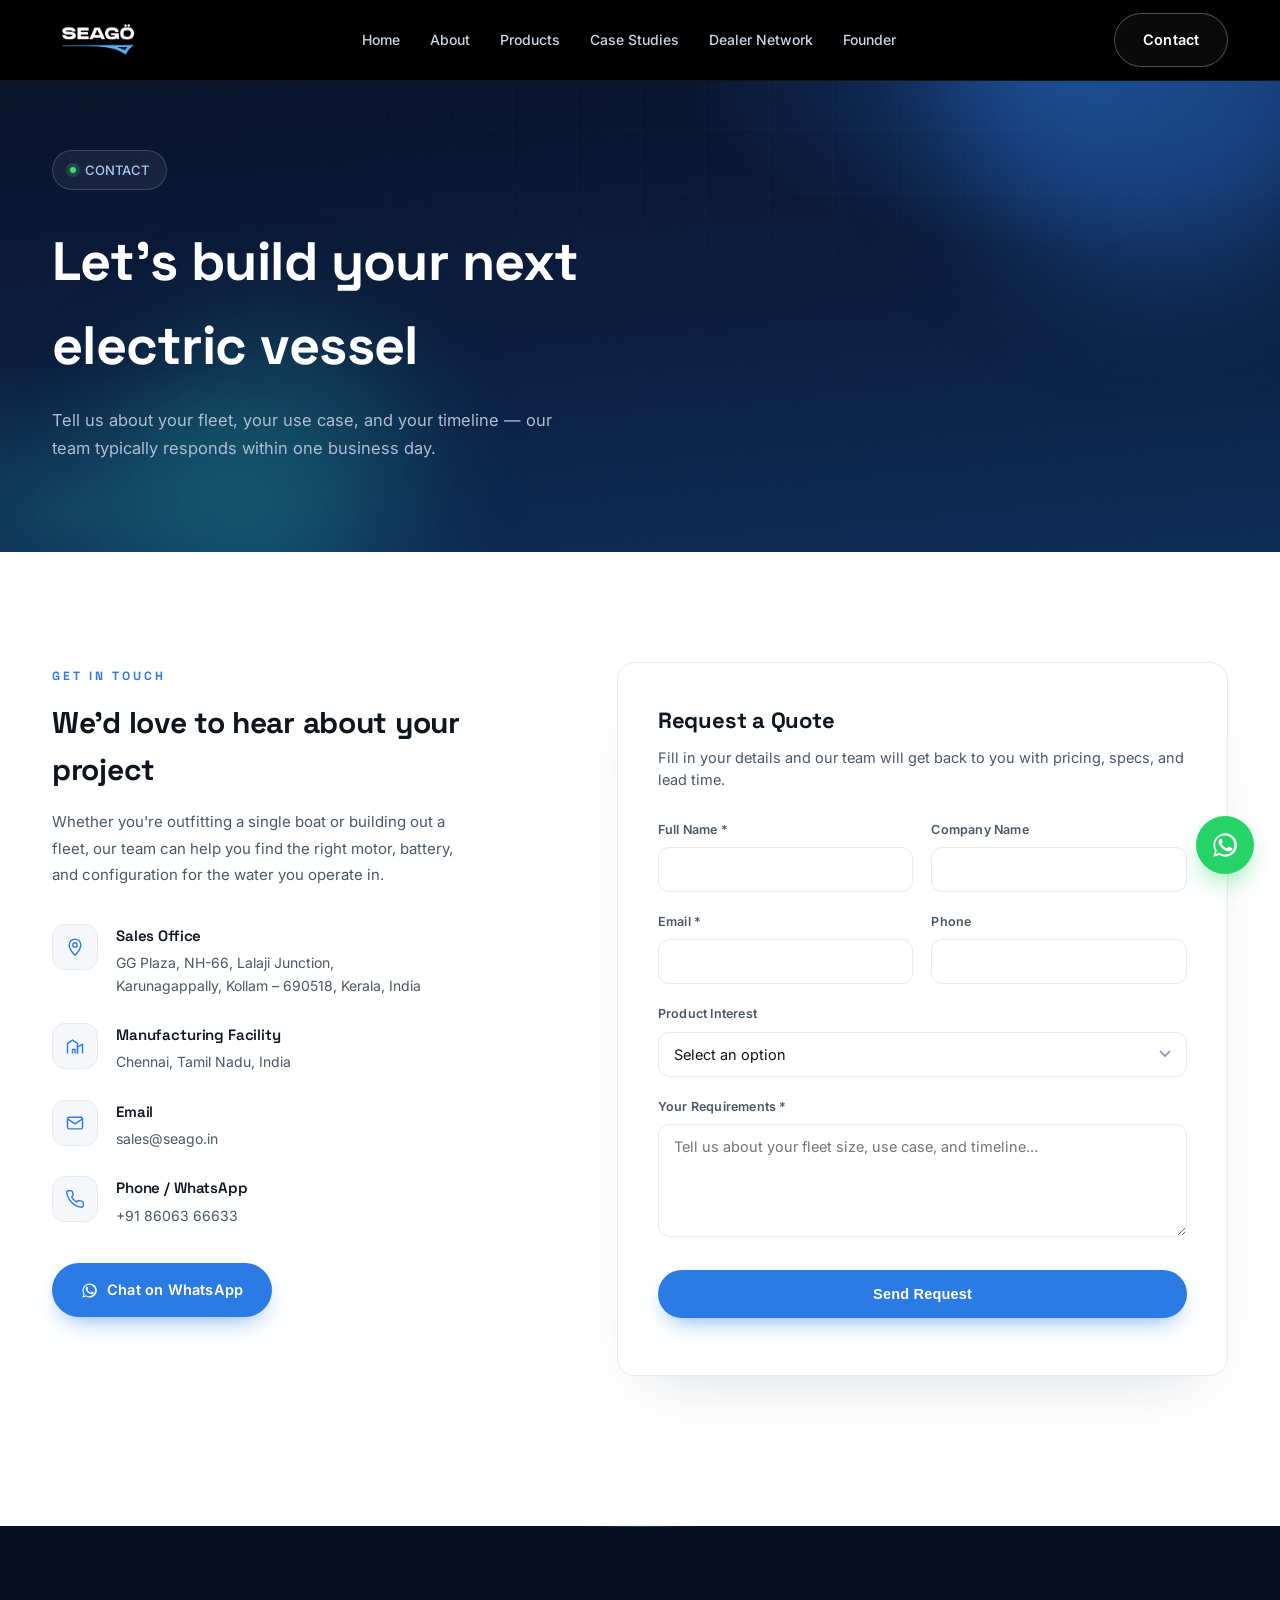
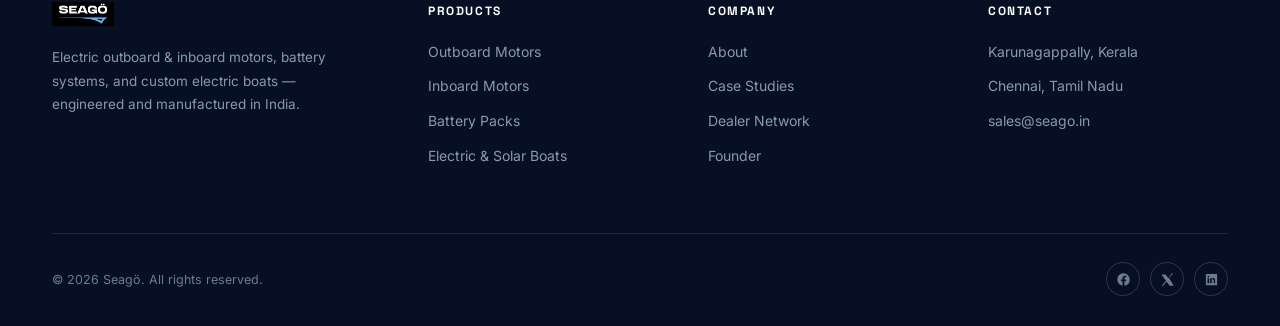
<file: contact.html>
<!DOCTYPE html>
<html lang="en">
<head>
<title>Seagö — Contact &amp; Request a Quote</title>

<script>document.documentElement.classList.add('js-ready');</script>
<meta charset="UTF-8">
<meta name="viewport" content="width=device-width, initial-scale=1.0">
<meta name="description" content="Get in touch with Seagö for electric outboard motors, inboard motors, battery packs, and custom electric boats. Request a quote today.">
<link rel="icon" type="image/svg+xml" href="assets/favicon.svg">
<link rel="preconnect" href="https://fonts.googleapis.com">
<link rel="preconnect" href="https://fonts.gstatic.com" crossorigin>
<link href="https://fonts.googleapis.com/css2?family=Space+Grotesk:wght@500;600;700&family=Inter:wght@400;500;600;700;800&display=swap" rel="stylesheet">
<link rel="stylesheet" href="css/style.css">
<script src="js/main.js" defer></script>
</head>
<body>

<div class="progress" id="progressBar"></div>

<!-- ================= NAV ================= -->
<header class="nav">
  <div class="wrap nav-row">
    <a class="nav-logo" href="index.html#top"><img src="assets/seago-logo.png" alt="Seagö"></a>
    <nav class="nav-links">
      <a href="index.html#top">Home</a>
      <a href="about.html">About</a>
      <a href="products.html">Products</a>
      <a href="case-studies.html">Case Studies</a>
      <a href="dealer-network.html">Dealer Network</a>
      <a href="founder.html">Founder</a>
    </nav>
    <div class="nav-cta">
      <a class="btn btn-ghost magnetic" href="contact.html">Contact</a>
      <button class="burger" id="burger" aria-label="Menu"><span></span><span></span><span></span></button>
    </div>
  </div>
</header>

<div class="mobile-menu" id="mobileMenu">
  <a href="index.html#top">Home</a>
  <a href="about.html">About</a>
  <a href="products.html">Products</a>
  <a href="case-studies.html">Case Studies</a>
  <a href="dealer-network.html">Dealer Network</a>
  <a href="founder.html">Founder</a>
  <a href="contact.html">Contact</a>
</div>

<!-- ================= PAGE HEADER ================= -->
<section class="hero page-hero">
  <div class="grid-overlay"></div>
  <div class="blob blob-1" data-depth="14"></div>
  <div class="blob blob-2" data-depth="-10"></div>
  <div class="cursor-glow"></div>

  <div class="wrap">
    <div class="hero-badge reveal"><span class="dot"></span> CONTACT</div>
    <h1 class="page-title reveal">Let's build your next electric vessel</h1>
    <p class="page-sub reveal">Tell us about your fleet, your use case, and your timeline — our team typically responds within one business day.</p>
  </div>
</section>

<!-- ================= CONTACT ================= -->
<section class="section contact-section">
  <div class="wrap">
    <div class="contact-grid">

      <div class="contact-info reveal">
        <span class="eyebrow" style="color:var(--blue)">GET IN TOUCH</span>
        <h2>We'd love to hear about your project</h2>
        <p>Whether you're outfitting a single boat or building out a fleet, our team can help you find the right motor, battery, and configuration for the water you operate in.</p>

        <div class="info-list" data-stagger>
          <div class="info-row reveal">
            <div class="ic">
              <svg viewBox="0 0 24 24" fill="none" stroke="currentColor" stroke-width="1.7"><path d="M12 22s7-7.4 7-12.5A7 7 0 0 0 5 9.5C5 14.6 12 22 12 22z"/><circle cx="12" cy="9.5" r="2.6"/></svg>
            </div>
            <div>
              <h4>Sales Office</h4>
              <p>GG Plaza, NH-66, Lalaji Junction,<br>Karunagappally, Kollam – 690518, Kerala, India</p>
            </div>
          </div>

          <div class="info-row reveal">
            <div class="ic">
              <svg viewBox="0 0 24 24" fill="none" stroke="currentColor" stroke-width="1.7"><path d="M3 21V9l6-4 6 4v12"/><path d="M15 21V13l6-3v11"/><path d="M9 21v-5h3v5"/></svg>
            </div>
            <div>
              <h4>Manufacturing Facility</h4>
              <p>Chennai, Tamil Nadu, India</p>
            </div>
          </div>

          <div class="info-row reveal">
            <div class="ic">
              <svg viewBox="0 0 24 24" fill="none" stroke="currentColor" stroke-width="1.7"><rect x="3" y="5" width="18" height="14" rx="2"/><path d="M3 7l9 6 9-6"/></svg>
            </div>
            <div>
              <h4>Email</h4>
              <p><a href="mailto:sales@seago.in">sales@seago.in</a></p>
            </div>
          </div>

          <div class="info-row reveal">
            <div class="ic">
              <svg viewBox="0 0 24 24" fill="none" stroke="currentColor" stroke-width="1.7"><path d="M22 16.9v3a2 2 0 0 1-2.2 2 19.8 19.8 0 0 1-8.6-3.1 19.5 19.5 0 0 1-6-6 19.8 19.8 0 0 1-3.1-8.7A2 2 0 0 1 4.1 2h3a2 2 0 0 1 2 1.7c.1.9.3 1.8.6 2.7a2 2 0 0 1-.5 2.1L8 9.7a16 16 0 0 0 6 6l1.2-1.2a2 2 0 0 1 2.1-.5c.9.3 1.8.5 2.7.6a2 2 0 0 1 1.7 2z"/></svg>
            </div>
            <div>
              <h4>Phone / WhatsApp</h4>
              <p><a href="tel:+918606366633">+91 86063 66633</a></p>
            </div>
          </div>
        </div>

        <a class="btn btn-primary magnetic" href="https://wa.me/918606366633?text=Hi%20Seag%C3%B6%2C%20I%27d%20like%20to%20know%20more%20about%20your%20electric%20marine%20products." target="_blank" rel="noopener">
          <svg width="17" height="17" viewBox="0 0 24 24" fill="currentColor"><path d="M17.5 14.4c-.3-.1-1.7-.9-2-1-.3-.1-.5-.1-.6.1-.2.3-.7 1-.9 1.2-.2.2-.3.2-.6.1-.3-.1-1.3-.5-2.4-1.5-.9-.8-1.5-1.8-1.7-2.1-.2-.3 0-.5.1-.6.1-.1.3-.3.4-.5.1-.1.2-.3.3-.4.1-.2 0-.4 0-.5 0-.1-.6-1.5-.8-2-.2-.5-.4-.5-.6-.5h-.5c-.2 0-.5.1-.7.3-.3.3-1 1-1 2.4s1 2.8 1.1 3c.1.2 2 3.1 4.9 4.3.7.3 1.2.5 1.7.6.7.2 1.3.2 1.8.1.5-.1 1.7-.7 2-1.4.2-.6.2-1.2.2-1.3-.1-.1-.3-.2-.6-.3z"/><path d="M12 2a10 10 0 0 0-8.6 15L2 22l5.2-1.4A10 10 0 1 0 12 2zm0 18.2c-1.6 0-3.1-.4-4.4-1.2l-.3-.2-3.1.8.8-3-.2-.3A8.2 8.2 0 1 1 12 20.2z"/></svg>
          Chat on WhatsApp
        </a>
      </div>

      <div class="form-card reveal">
        <h3>Request a Quote</h3>
        <p>Fill in your details and our team will get back to you with pricing, specs, and lead time.</p>

        <form id="quoteForm" class="quote-form">
          <input type="hidden" name="access_key" value="YOUR_WEB3FORMS_ACCESS_KEY">
          <input type="hidden" name="subject" value="New Quote Request — Seagö Website">
          <input type="hidden" name="from_name" value="Seagö Website">
          <input type="checkbox" name="botcheck" class="hidden-field" tabindex="-1" autocomplete="off">

          <div class="field-row">
            <div class="field">
              <label for="qf-name">Full Name *</label>
              <input id="qf-name" type="text" name="name" required>
            </div>
            <div class="field">
              <label for="qf-company">Company Name</label>
              <input id="qf-company" type="text" name="company">
            </div>
          </div>

          <div class="field-row">
            <div class="field">
              <label for="qf-email">Email *</label>
              <input id="qf-email" type="email" name="email" required>
            </div>
            <div class="field">
              <label for="qf-phone">Phone</label>
              <input id="qf-phone" type="tel" name="phone">
            </div>
          </div>

          <div class="field">
            <label for="qf-interest">Product Interest</label>
            <select id="qf-interest" name="product_interest">
              <option value="">Select an option</option>
              <option>Outboard Motor</option>
              <option>Inboard Motor</option>
              <option>Battery Pack</option>
              <option>Electric / Solar Boat</option>
              <option>Dealer / Distribution Enquiry</option>
              <option>Other</option>
            </select>
          </div>

          <div class="field">
            <label for="qf-message">Your Requirements *</label>
            <textarea id="qf-message" name="message" rows="5" required placeholder="Tell us about your fleet size, use case, and timeline..."></textarea>
          </div>

          <button type="submit" class="btn btn-primary magnetic form-submit">
            <span class="btn-label">Send Request</span>
          </button>
          <div class="form-msg" id="formMsg" role="status" aria-live="polite"></div>
        </form>
      </div>

    </div>
  </div>
</section>

<!-- ================= FOOTER ================= -->
<footer>
  <div class="wrap">
    <div class="footer-grid">
      <div>
        <div class="footer-logo"><img src="assets/seago-logo.png" alt="Seagö"></div>
        <p>Electric outboard &amp; inboard motors, battery systems, and custom electric boats — engineered and manufactured in India.</p>
      </div>
      <div class="footer-col">
        <h5>Products</h5>
        <a href="products.html">Outboard Motors</a>
        <a href="products.html">Inboard Motors</a>
        <a href="products.html">Battery Packs</a>
        <a href="products.html">Electric &amp; Solar Boats</a>
      </div>
      <div class="footer-col">
        <h5>Company</h5>
        <a href="about.html">About</a>
        <a href="case-studies.html">Case Studies</a>
        <a href="dealer-network.html">Dealer Network</a>
        <a href="founder.html">Founder</a>
      </div>
      <div class="footer-col">
        <h5>Contact</h5>
        <a href="contact.html">Karunagappally, Kerala</a>
        <a href="contact.html">Chennai, Tamil Nadu</a>
        <a href="mailto:sales@seago.in">sales@seago.in</a>
      </div>
    </div>
    <div class="footer-bottom">
      <span>© 2026 Seagö. All rights reserved.</span>
      <div class="footer-social">
        <a href="#"><svg viewBox="0 0 24 24" fill="currentColor"><path d="M22 12a10 10 0 1 0-11.6 9.9v-7H7.9V12h2.5V9.8c0-2.5 1.5-3.9 3.8-3.9 1.1 0 2.2.2 2.2.2v2.4h-1.3c-1.2 0-1.6.8-1.6 1.6V12h2.8l-.4 2.9h-2.4v7A10 10 0 0 0 22 12z"/></svg></a>
        <a href="#"><svg viewBox="0 0 24 24" fill="currentColor"><path d="M18.9 2H21l-6.6 7.5L22 22h-6.5l-5-6.6L4.7 22H2.6l7-8-7.3-9.9h6.6l4.5 6z"/></svg></a>
        <a href="#"><svg viewBox="0 0 24 24" fill="currentColor"><path d="M20.4 3H3.6A.6.6 0 0 0 3 3.6v16.8a.6.6 0 0 0 .6.6h16.8a.6.6 0 0 0 .6-.6V3.6a.6.6 0 0 0-.6-.6zM8.3 18.1H5.7V9.9h2.6v8.2zM7 8.8a1.5 1.5 0 1 1 0-3 1.5 1.5 0 0 1 0 3zm11.1 9.3h-2.6v-4.3c0-1 0-2.4-1.5-2.4s-1.7 1.1-1.7 2.3v4.4H9.7V9.9h2.5v1.1a2.7 2.7 0 0 1 2.5-1.4c2.6 0 3.1 1.7 3.1 4v4.5z"/></svg></a>
      </div>
    </div>
  </div>
</footer>

<!-- ================= WHATSAPP FLOAT ================= -->
<a class="wa-float" href="https://wa.me/918606366633?text=Hi%20Seag%C3%B6%2C%20I%27d%20like%20to%20know%20more%20about%20your%20electric%20marine%20products." target="_blank" rel="noopener" aria-label="Chat on WhatsApp">
  <span class="wa-tip">Chat with us</span>
  <svg viewBox="0 0 24 24"><path d="M17.5 14.4c-.3-.1-1.7-.9-2-1-.3-.1-.5-.1-.6.1-.2.3-.7 1-.9 1.2-.2.2-.3.2-.6.1-.3-.1-1.3-.5-2.4-1.5-.9-.8-1.5-1.8-1.7-2.1-.2-.3 0-.5.1-.6.1-.1.3-.3.4-.5.1-.1.2-.3.3-.4.1-.2 0-.4 0-.5 0-.1-.6-1.5-.8-2-.2-.5-.4-.5-.6-.5h-.5c-.2 0-.5.1-.7.3-.3.3-1 1-1 2.4s1 2.8 1.1 3c.1.2 2 3.1 4.9 4.3.7.3 1.2.5 1.7.6.7.2 1.3.2 1.8.1.5-.1 1.7-.7 2-1.4.2-.6.2-1.2.2-1.3-.1-.1-.3-.2-.6-.3z"/><path d="M12 2a10 10 0 0 0-8.6 15L2 22l5.2-1.4A10 10 0 1 0 12 2zm0 18.2c-1.6 0-3.1-.4-4.4-1.2l-.3-.2-3.1.8.8-3-.2-.3A8.2 8.2 0 1 1 12 20.2z"/></svg>
</a>

</body>
</html>
</file>
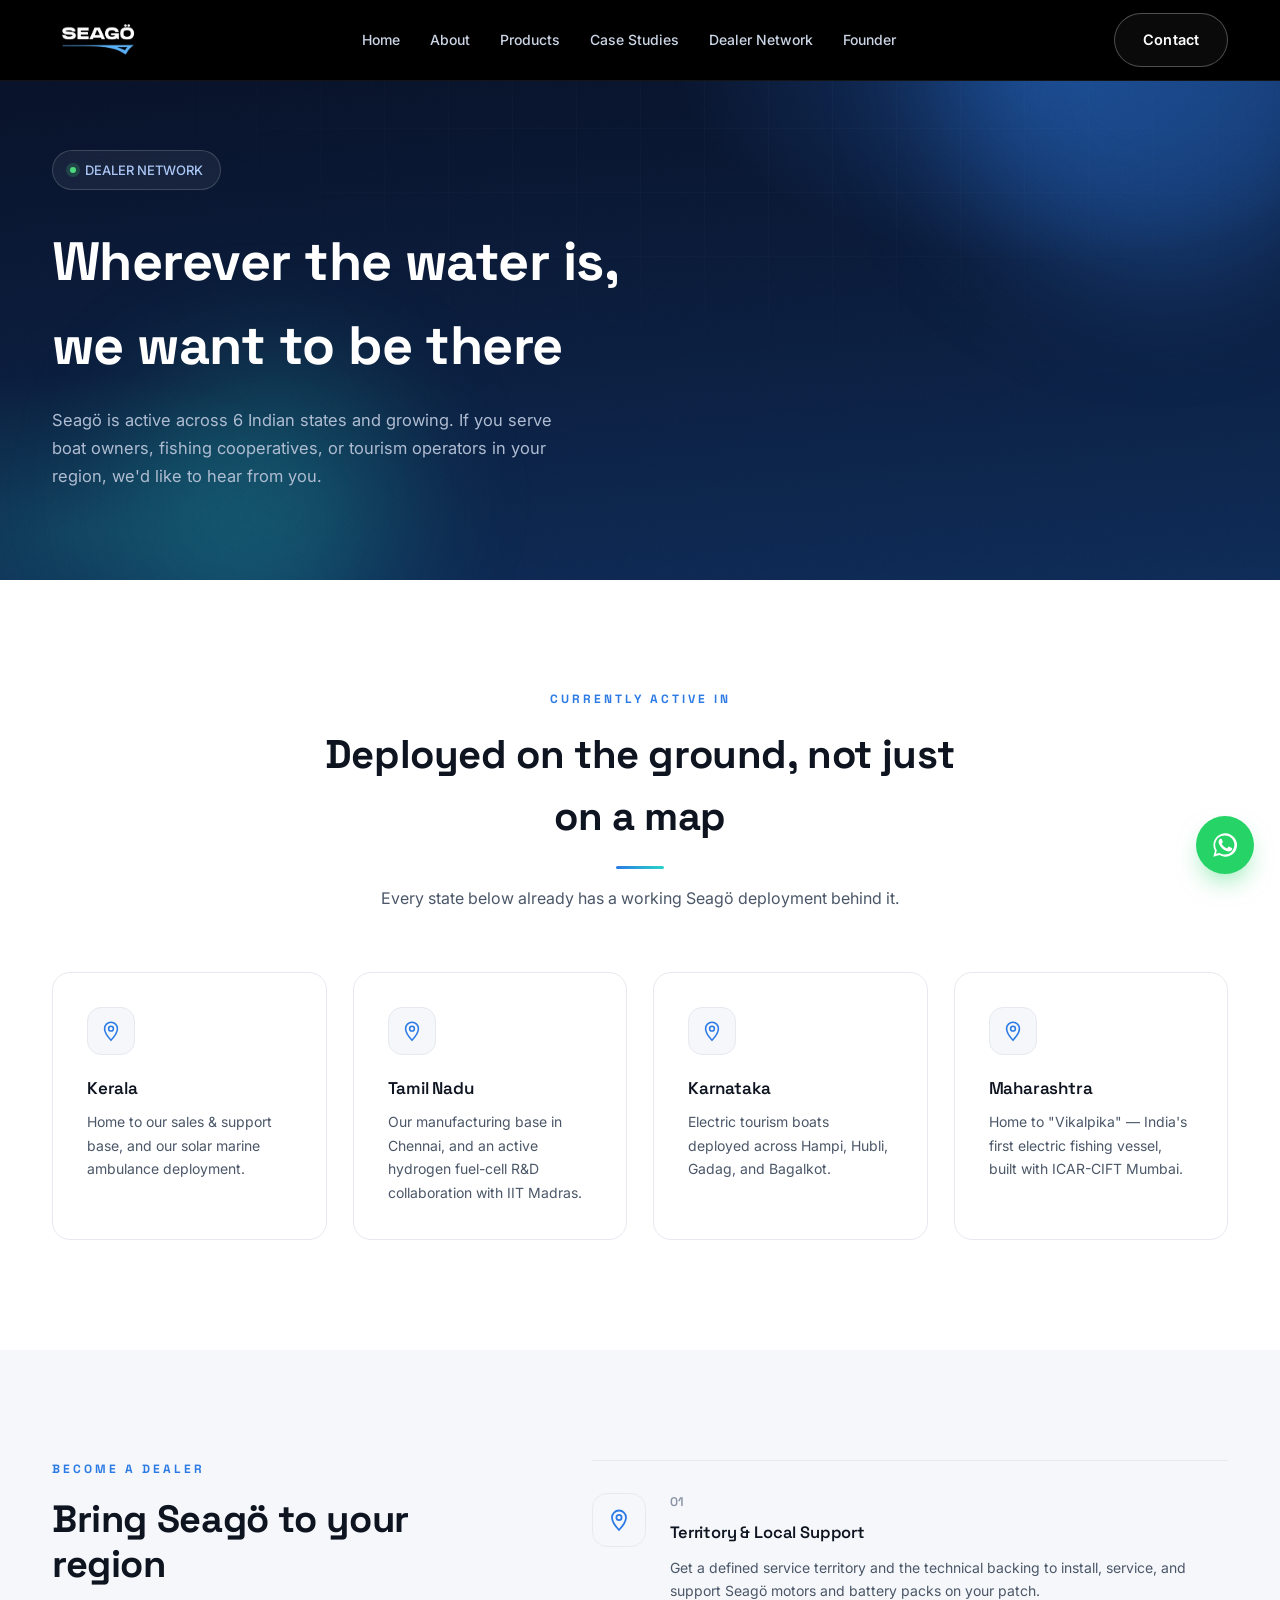
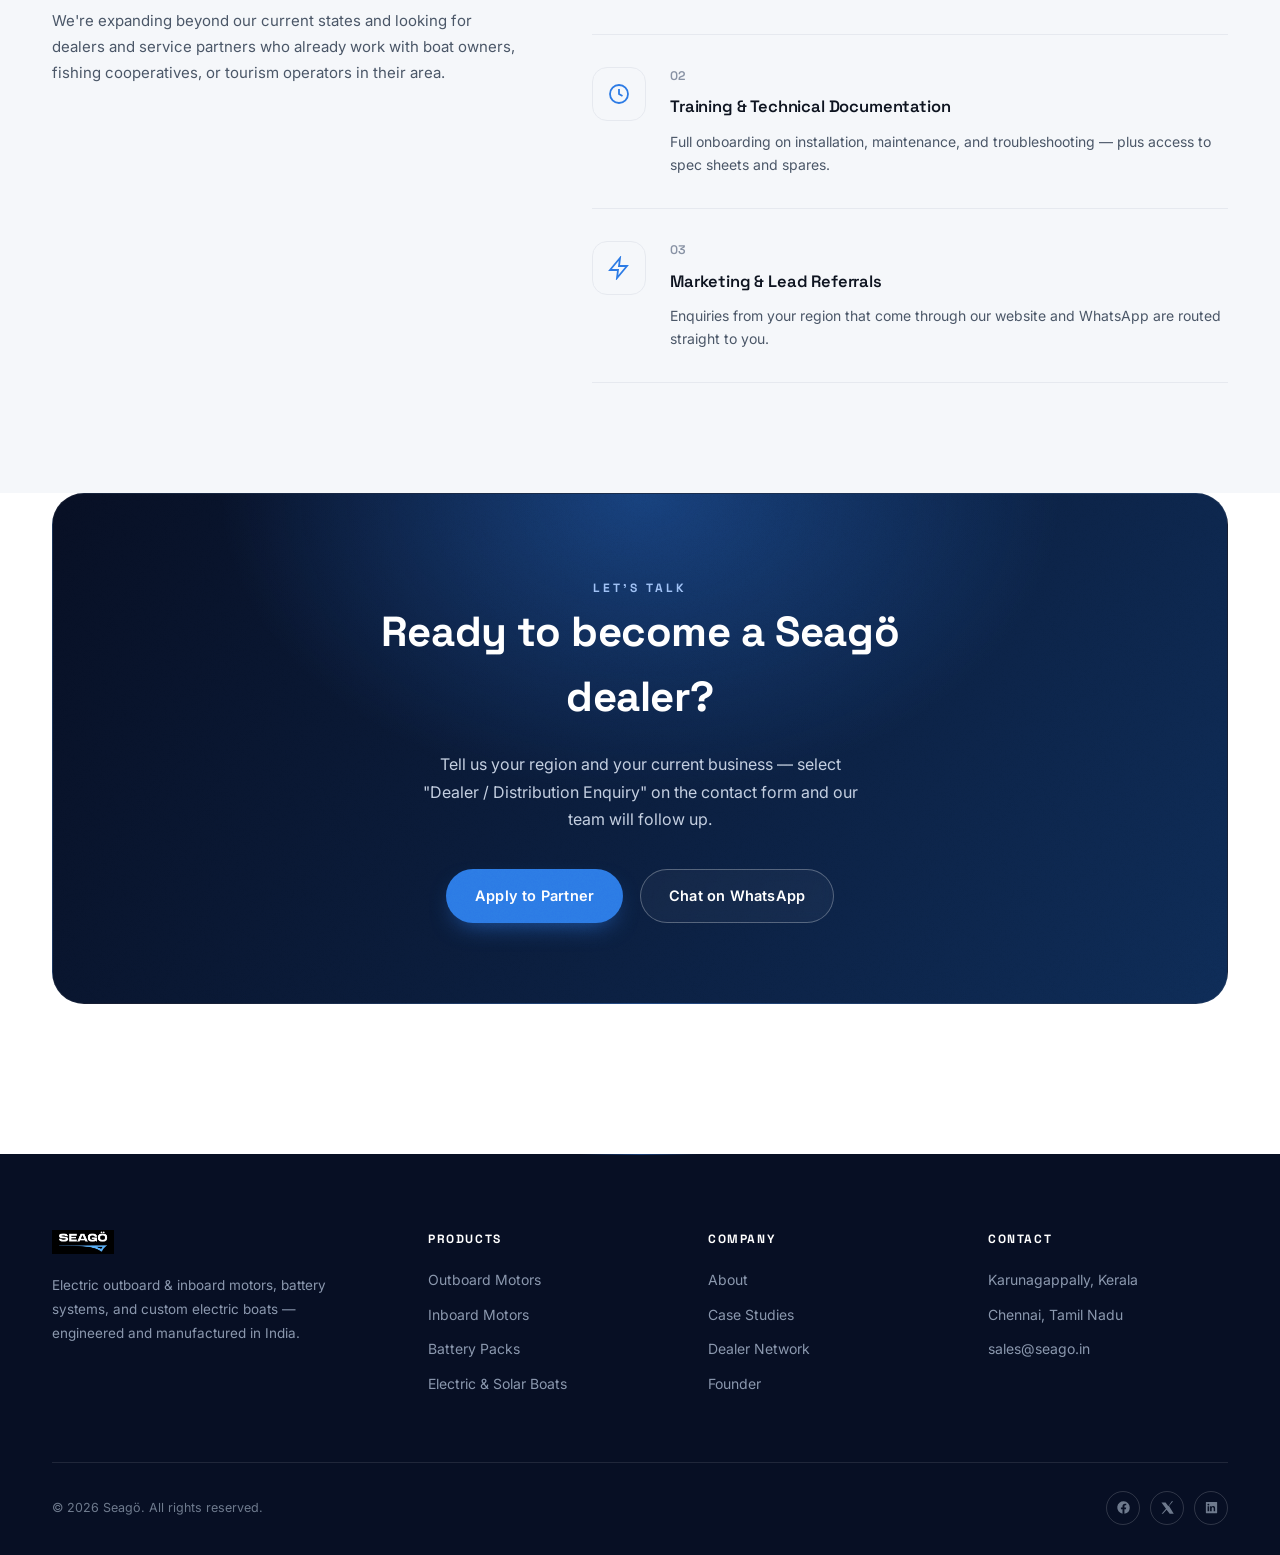
<file: dealer-network.html>
<!DOCTYPE html>
<html lang="en">
<head>
<title>Seagö — Dealer &amp; Distribution Network</title>

<script>document.documentElement.classList.add('js-ready');</script>
<meta charset="UTF-8">
<meta name="viewport" content="width=device-width, initial-scale=1.0">
<meta name="description" content="Seagö is active across 6 Indian states and growing. Explore our current reach and partner with us as a dealer or service provider in your region.">
<link rel="icon" type="image/svg+xml" href="assets/favicon.svg">
<link rel="preconnect" href="https://fonts.googleapis.com">
<link rel="preconnect" href="https://fonts.gstatic.com" crossorigin>
<link href="https://fonts.googleapis.com/css2?family=Space+Grotesk:wght@500;600;700&family=Inter:wght@400;500;600;700;800&display=swap" rel="stylesheet">
<link rel="stylesheet" href="css/style.css">
<script src="js/main.js" defer></script>
</head>
<body>

<div class="progress" id="progressBar"></div>

<!-- ================= NAV ================= -->
<header class="nav">
  <div class="wrap nav-row">
    <a class="nav-logo" href="index.html#top"><img src="assets/seago-logo.png" alt="Seagö"></a>
    <nav class="nav-links">
      <a href="index.html#top">Home</a>
      <a href="about.html">About</a>
      <a href="products.html">Products</a>
      <a href="case-studies.html">Case Studies</a>
      <a href="dealer-network.html">Dealer Network</a>
      <a href="founder.html">Founder</a>
    </nav>
    <div class="nav-cta">
      <a class="btn btn-ghost magnetic" href="contact.html">Contact</a>
      <button class="burger" id="burger" aria-label="Menu"><span></span><span></span><span></span></button>
    </div>
  </div>
</header>

<div class="mobile-menu" id="mobileMenu">
  <a href="index.html#top">Home</a>
  <a href="about.html">About</a>
  <a href="products.html">Products</a>
  <a href="case-studies.html">Case Studies</a>
  <a href="dealer-network.html">Dealer Network</a>
  <a href="founder.html">Founder</a>
  <a href="contact.html">Contact</a>
</div>

<!-- ================= PAGE HEADER ================= -->
<section class="hero page-hero">
  <div class="grid-overlay"></div>
  <div class="blob blob-1" data-depth="14"></div>
  <div class="blob blob-2" data-depth="-10"></div>
  <div class="cursor-glow"></div>

  <div class="wrap">
    <div class="hero-badge reveal"><span class="dot"></span> DEALER NETWORK</div>
    <h1 class="page-title reveal">Wherever the water is, we want to be there</h1>
    <p class="page-sub reveal">Seagö is active across 6 Indian states and growing. If you serve boat owners, fishing cooperatives, or tourism operators in your region, we'd like to hear from you.</p>
  </div>
</section>

<!-- ================= CURRENT REACH ================= -->
<section class="section">
  <div class="wrap">
    <div class="section-head reveal">
      <span class="eyebrow">Currently Active In</span>
      <h2>Deployed on the ground, not just on a map</h2>
      <p>Every state below already has a working Seagö deployment behind it.</p>
    </div>
    <div class="grid-4" data-stagger>
      <div class="loc-card reveal">
        <div class="ic"><svg viewBox="0 0 24 24" fill="none" stroke="currentColor" stroke-width="1.7"><path d="M12 22s7-7.4 7-12.5A7 7 0 0 0 5 9.5C5 14.6 12 22 12 22z"/><circle cx="12" cy="9.5" r="2.6"/></svg></div>
        <h3>Kerala</h3>
        <p>Home to our sales &amp; support base, and our solar marine ambulance deployment.</p>
      </div>
      <div class="loc-card reveal">
        <div class="ic"><svg viewBox="0 0 24 24" fill="none" stroke="currentColor" stroke-width="1.7"><path d="M12 22s7-7.4 7-12.5A7 7 0 0 0 5 9.5C5 14.6 12 22 12 22z"/><circle cx="12" cy="9.5" r="2.6"/></svg></div>
        <h3>Tamil Nadu</h3>
        <p>Our manufacturing base in Chennai, and an active hydrogen fuel-cell R&amp;D collaboration with IIT Madras.</p>
      </div>
      <div class="loc-card reveal">
        <div class="ic"><svg viewBox="0 0 24 24" fill="none" stroke="currentColor" stroke-width="1.7"><path d="M12 22s7-7.4 7-12.5A7 7 0 0 0 5 9.5C5 14.6 12 22 12 22z"/><circle cx="12" cy="9.5" r="2.6"/></svg></div>
        <h3>Karnataka</h3>
        <p>Electric tourism boats deployed across Hampi, Hubli, Gadag, and Bagalkot.</p>
      </div>
      <div class="loc-card reveal">
        <div class="ic"><svg viewBox="0 0 24 24" fill="none" stroke="currentColor" stroke-width="1.7"><path d="M12 22s7-7.4 7-12.5A7 7 0 0 0 5 9.5C5 14.6 12 22 12 22z"/><circle cx="12" cy="9.5" r="2.6"/></svg></div>
        <h3>Maharashtra</h3>
        <p>Home to "Vikalpika" — India's first electric fishing vessel, built with ICAR-CIFT Mumbai.</p>
      </div>
    </div>
  </div>
</section>

<!-- ================= BECOME A DEALER ================= -->
<section class="section soft" id="partner">
  <div class="wrap why-grid">
    <div class="why-left reveal">
      <span class="eyebrow">Become a Dealer</span>
      <h2 class="why-title">Bring Seagö to your region</h2>
      <p>We're expanding beyond our current states and looking for dealers and service partners who already work with boat owners, fishing cooperatives, or tourism operators in their area.</p>
    </div>
    <div class="feat-list" data-stagger>
      <div class="feat-row reveal">
        <div class="ic"><svg viewBox="0 0 24 24" fill="none" stroke="currentColor" stroke-width="1.8"><path d="M12 22s7-7.4 7-12.5A7 7 0 0 0 5 9.5C5 14.6 12 22 12 22z"/><circle cx="12" cy="9.5" r="2.6"/></svg></div>
        <div class="ft-body">
          <span class="idx">01</span>
          <h4>Territory &amp; Local Support</h4>
          <p>Get a defined service territory and the technical backing to install, service, and support Seagö motors and battery packs on your patch.</p>
        </div>
      </div>
      <div class="feat-row reveal">
        <div class="ic"><svg viewBox="0 0 24 24" fill="none" stroke="currentColor" stroke-width="1.8"><circle cx="12" cy="12" r="9"/><path d="M12 7v5l3.5 2"/></svg></div>
        <div class="ft-body">
          <span class="idx">02</span>
          <h4>Training &amp; Technical Documentation</h4>
          <p>Full onboarding on installation, maintenance, and troubleshooting — plus access to spec sheets and spares.</p>
        </div>
      </div>
      <div class="feat-row reveal">
        <div class="ic"><svg viewBox="0 0 24 24" fill="none" stroke="currentColor" stroke-width="1.8"><path d="M13 2L3 14h8l-1 8 10-12h-8l1-8z"/></svg></div>
        <div class="ft-body">
          <span class="idx">03</span>
          <h4>Marketing &amp; Lead Referrals</h4>
          <p>Enquiries from your region that come through our website and WhatsApp are routed straight to you.</p>
        </div>
      </div>
    </div>
  </div>
</section>

<!-- ================= CTA ================= -->
<section class="section" style="padding-top:0;">
  <div class="wrap">
    <div class="cta reveal">
      <div class="cta-inner">
        <span class="eyebrow" style="color:#9FC1F5;">Let's Talk</span>
        <h2 class="cta-title">Ready to become a Seagö dealer?</h2>
        <p class="cta-text">Tell us your region and your current business — select "Dealer / Distribution Enquiry" on the contact form and our team will follow up.</p>
        <div class="cta-actions">
          <a class="btn btn-primary magnetic" href="contact.html">Apply to Partner</a>
          <a class="btn btn-ghost magnetic" href="https://wa.me/918606366633?text=Hi%20Seag%C3%B6%2C%20I%27d%20like%20to%20know%20more%20about%20becoming%20a%20dealer%20or%20distribution%20partner." target="_blank" rel="noopener">Chat on WhatsApp</a>
        </div>
      </div>
    </div>
  </div>
</section>

<!-- ================= FOOTER ================= -->
<footer>
  <div class="wrap">
    <div class="footer-grid">
      <div>
        <div class="footer-logo"><img src="assets/seago-logo.png" alt="Seagö"></div>
        <p>Electric outboard &amp; inboard motors, battery systems, and custom electric boats — engineered and manufactured in India.</p>
      </div>
      <div class="footer-col">
        <h5>Products</h5>
        <a href="products.html">Outboard Motors</a>
        <a href="products.html">Inboard Motors</a>
        <a href="products.html">Battery Packs</a>
        <a href="products.html">Electric &amp; Solar Boats</a>
      </div>
      <div class="footer-col">
        <h5>Company</h5>
        <a href="about.html">About</a>
        <a href="case-studies.html">Case Studies</a>
        <a href="dealer-network.html">Dealer Network</a>
        <a href="founder.html">Founder</a>
      </div>
      <div class="footer-col">
        <h5>Contact</h5>
        <a href="contact.html">Karunagappally, Kerala</a>
        <a href="contact.html">Chennai, Tamil Nadu</a>
        <a href="mailto:sales@seago.in">sales@seago.in</a>
      </div>
    </div>
    <div class="footer-bottom">
      <span>© 2026 Seagö. All rights reserved.</span>
      <div class="footer-social">
        <a href="#"><svg viewBox="0 0 24 24" fill="currentColor"><path d="M22 12a10 10 0 1 0-11.6 9.9v-7H7.9V12h2.5V9.8c0-2.5 1.5-3.9 3.8-3.9 1.1 0 2.2.2 2.2.2v2.4h-1.3c-1.2 0-1.6.8-1.6 1.6V12h2.8l-.4 2.9h-2.4v7A10 10 0 0 0 22 12z"/></svg></a>
        <a href="#"><svg viewBox="0 0 24 24" fill="currentColor"><path d="M18.9 2H21l-6.6 7.5L22 22h-6.5l-5-6.6L4.7 22H2.6l7-8-7.3-9.9h6.6l4.5 6z"/></svg></a>
        <a href="#"><svg viewBox="0 0 24 24" fill="currentColor"><path d="M20.4 3H3.6A.6.6 0 0 0 3 3.6v16.8a.6.6 0 0 0 .6.6h16.8a.6.6 0 0 0 .6-.6V3.6a.6.6 0 0 0-.6-.6zM8.3 18.1H5.7V9.9h2.6v8.2zM7 8.8a1.5 1.5 0 1 1 0-3 1.5 1.5 0 0 1 0 3zm11.1 9.3h-2.6v-4.3c0-1 0-2.4-1.5-2.4s-1.7 1.1-1.7 2.3v4.4H9.7V9.9h2.5v1.1a2.7 2.7 0 0 1 2.5-1.4c2.6 0 3.1 1.7 3.1 4v4.5z"/></svg></a>
      </div>
    </div>
  </div>
</footer>

<!-- ================= WHATSAPP FLOAT ================= -->
<a class="wa-float" href="https://wa.me/918606366633?text=Hi%20Seag%C3%B6%2C%20I%27d%20like%20to%20know%20more%20about%20your%20electric%20marine%20products." target="_blank" rel="noopener" aria-label="Chat on WhatsApp">
  <span class="wa-tip">Chat with us</span>
  <svg viewBox="0 0 24 24"><path d="M17.5 14.4c-.3-.1-1.7-.9-2-1-.3-.1-.5-.1-.6.1-.2.3-.7 1-.9 1.2-.2.2-.3.2-.6.1-.3-.1-1.3-.5-2.4-1.5-.9-.8-1.5-1.8-1.7-2.1-.2-.3 0-.5.1-.6.1-.1.3-.3.4-.5.1-.1.2-.3.3-.4.1-.2 0-.4 0-.5 0-.1-.6-1.5-.8-2-.2-.5-.4-.5-.6-.5h-.5c-.2 0-.5.1-.7.3-.3.3-1 1-1 2.4s1 2.8 1.1 3c.1.2 2 3.1 4.9 4.3.7.3 1.2.5 1.7.6.7.2 1.3.2 1.8.1.5-.1 1.7-.7 2-1.4.2-.6.2-1.2.2-1.3-.1-.1-.3-.2-.6-.3z"/><path d="M12 2a10 10 0 0 0-8.6 15L2 22l5.2-1.4A10 10 0 1 0 12 2zm0 18.2c-1.6 0-3.1-.4-4.4-1.2l-.3-.2-3.1.8.8-3-.2-.3A8.2 8.2 0 1 1 12 20.2z"/></svg>
</a>

</body>
</html>
</file>
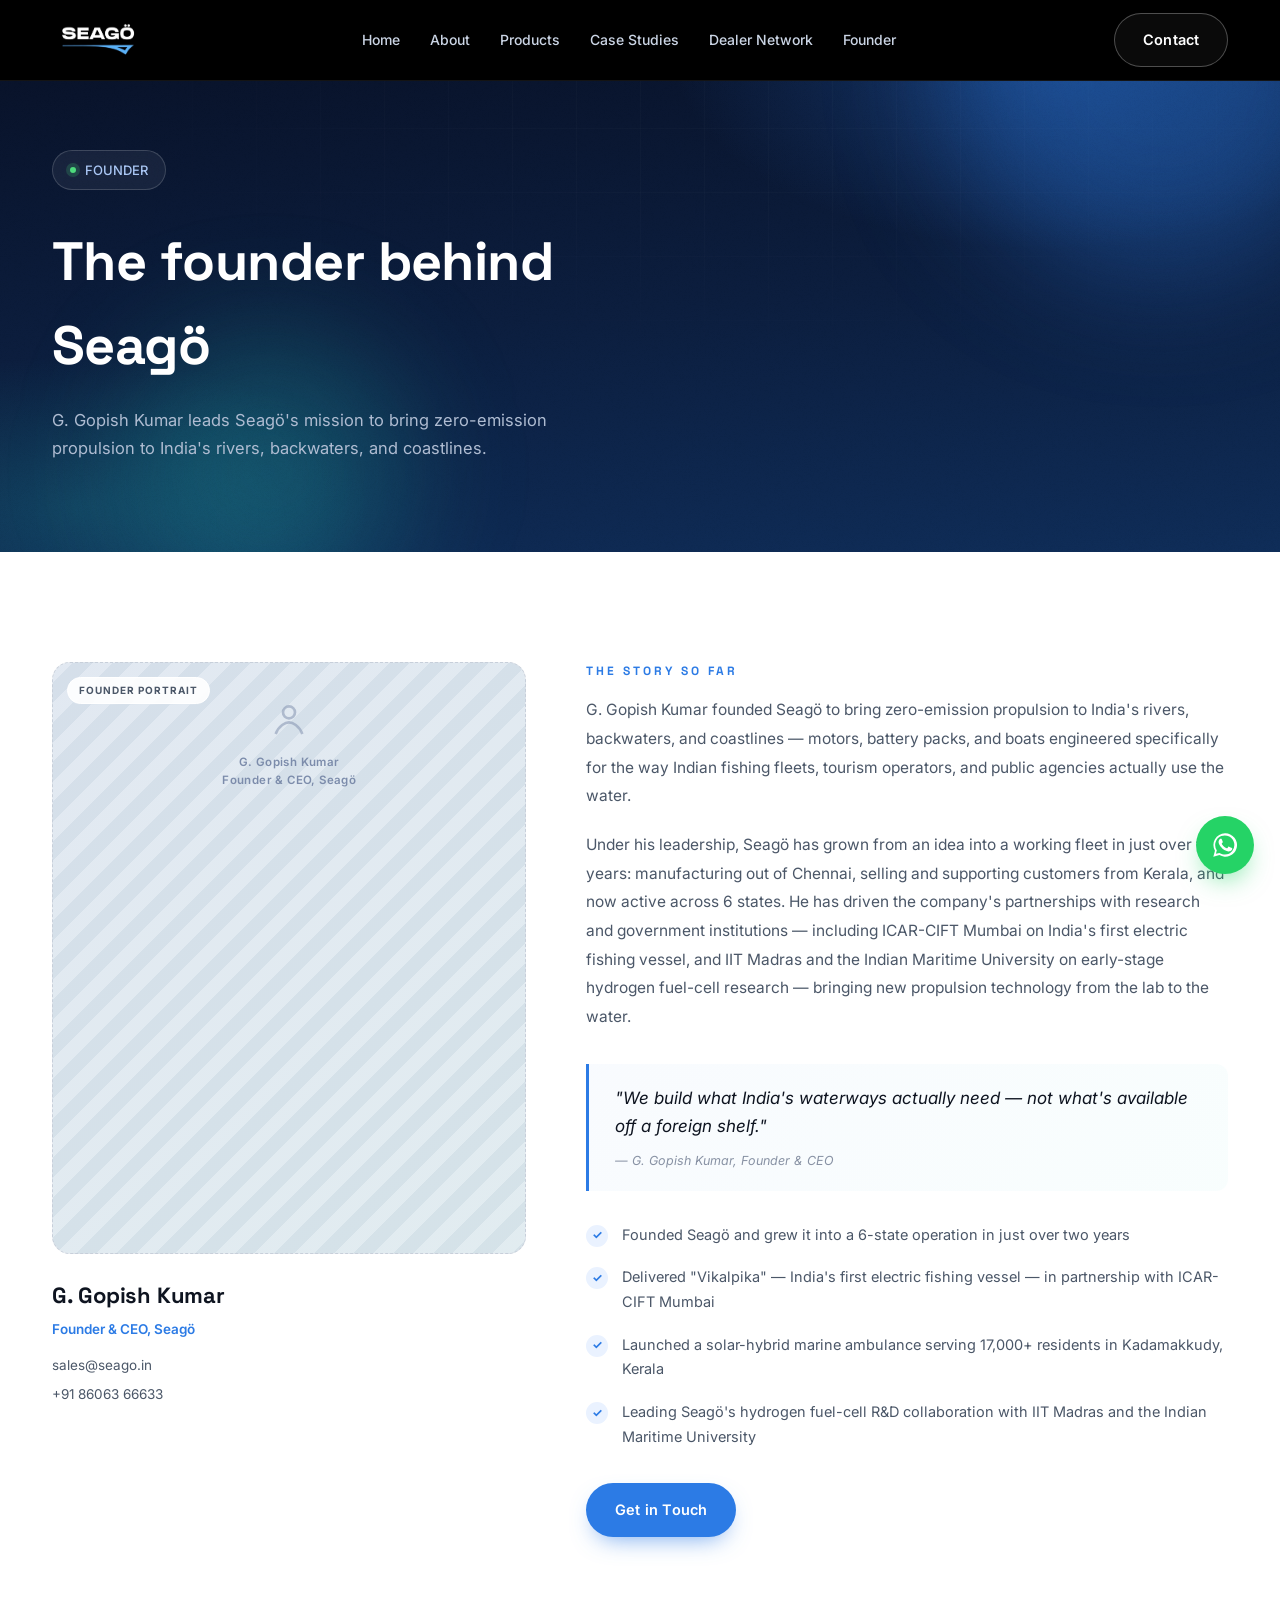
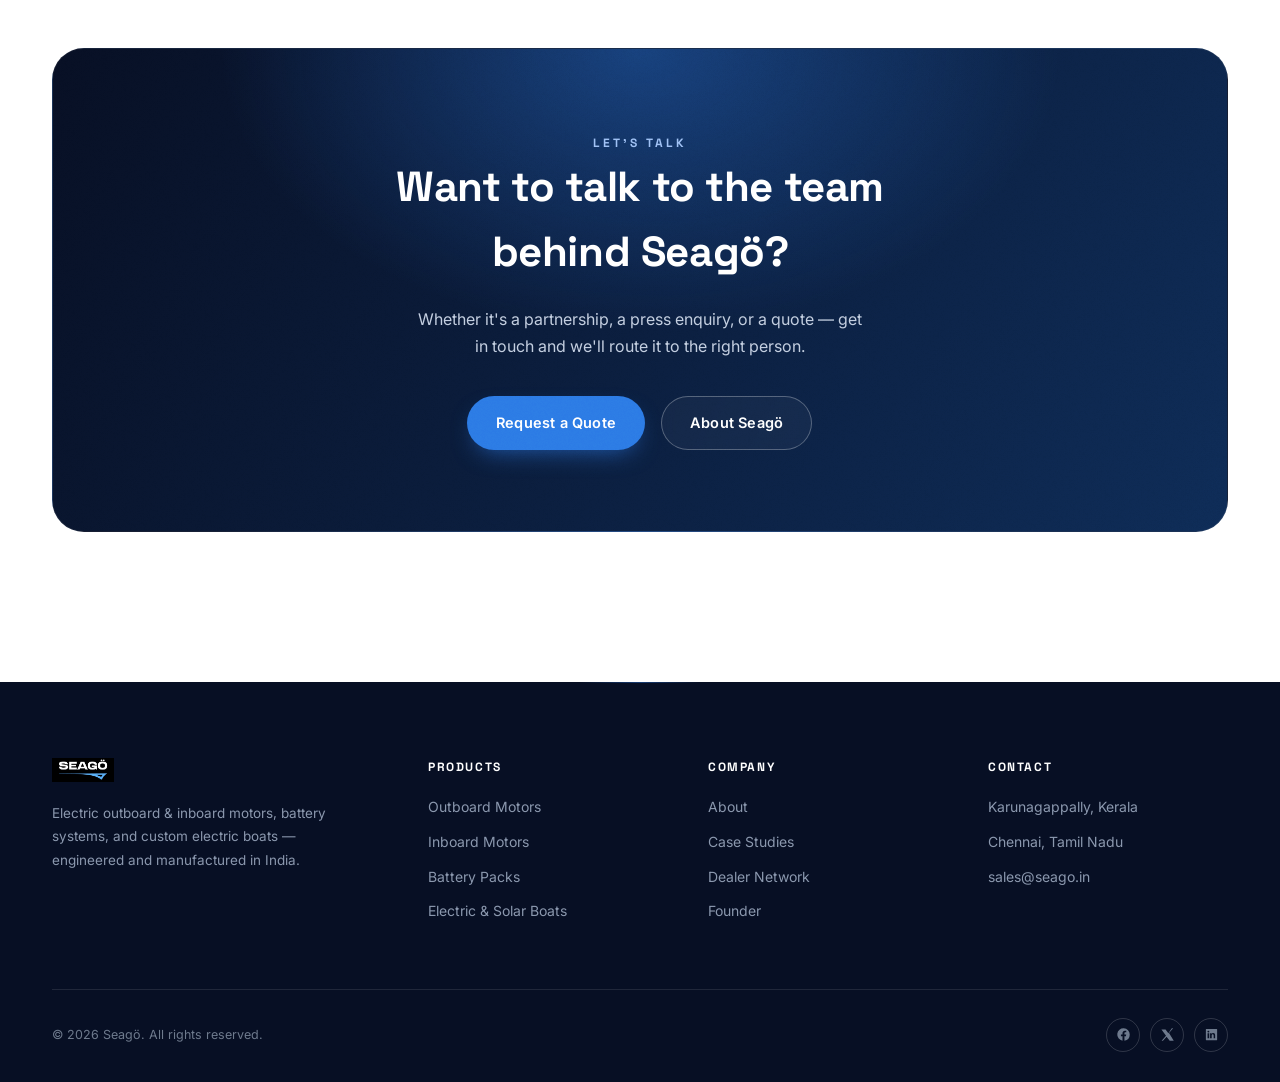
<file: founder.html>
<!DOCTYPE html>
<html lang="en">
<head>
<title>Seagö — G. Gopish Kumar, Founder &amp; CEO</title>

<script>document.documentElement.classList.add('js-ready');</script>
<meta charset="UTF-8">
<meta name="viewport" content="width=device-width, initial-scale=1.0">
<meta name="description" content="G. Gopish Kumar, Founder &amp; CEO of Seagö, is building India's electric marine propulsion — from Chennai manufacturing to deployments across 6 states.">
<link rel="icon" type="image/svg+xml" href="assets/favicon.svg">
<link rel="preconnect" href="https://fonts.googleapis.com">
<link rel="preconnect" href="https://fonts.gstatic.com" crossorigin>
<link href="https://fonts.googleapis.com/css2?family=Space+Grotesk:wght@500;600;700&family=Inter:wght@400;500;600;700;800&display=swap" rel="stylesheet">
<link rel="stylesheet" href="css/style.css">
<script src="js/main.js" defer></script>
</head>
<body>

<div class="progress" id="progressBar"></div>

<!-- ================= NAV ================= -->
<header class="nav">
  <div class="wrap nav-row">
    <a class="nav-logo" href="index.html#top"><img src="assets/seago-logo.png" alt="Seagö"></a>
    <nav class="nav-links">
      <a href="index.html#top">Home</a>
      <a href="about.html">About</a>
      <a href="products.html">Products</a>
      <a href="case-studies.html">Case Studies</a>
      <a href="dealer-network.html">Dealer Network</a>
      <a href="founder.html">Founder</a>
    </nav>
    <div class="nav-cta">
      <a class="btn btn-ghost magnetic" href="contact.html">Contact</a>
      <button class="burger" id="burger" aria-label="Menu"><span></span><span></span><span></span></button>
    </div>
  </div>
</header>

<div class="mobile-menu" id="mobileMenu">
  <a href="index.html#top">Home</a>
  <a href="about.html">About</a>
  <a href="products.html">Products</a>
  <a href="case-studies.html">Case Studies</a>
  <a href="dealer-network.html">Dealer Network</a>
  <a href="founder.html">Founder</a>
  <a href="contact.html">Contact</a>
</div>

<!-- ================= PAGE HEADER ================= -->
<section class="hero page-hero">
  <div class="grid-overlay"></div>
  <div class="blob blob-1" data-depth="14"></div>
  <div class="blob blob-2" data-depth="-10"></div>
  <div class="cursor-glow"></div>

  <div class="wrap">
    <div class="hero-badge reveal"><span class="dot"></span> FOUNDER</div>
    <h1 class="page-title reveal">The founder behind Seagö</h1>
    <p class="page-sub reveal">G. Gopish Kumar leads Seagö's mission to bring zero-emission propulsion to India's rivers, backwaters, and coastlines.</p>
  </div>
</section>

<!-- ================= PROFILE ================= -->
<section class="section">
  <div class="wrap">
    <div class="founder-grid">

      <div class="founder-portrait reveal">
        <div class="ph">
          <span class="ph__chip">Founder Portrait</span>
          <div class="ph__inner">
            <svg viewBox="0 0 24 24" fill="none" stroke="currentColor" stroke-width="1.6"><circle cx="12" cy="8" r="3.6"/><path d="M4 21c1.8-5 6-7 8-7s6.2 2 8 7"/></svg>
            <span>G. Gopish Kumar<br>Founder &amp; CEO, Seagö</span>
          </div>
        </div>
        <div class="founder-id">
          <h3>G. Gopish Kumar</h3>
          <span class="founder-role">Founder &amp; CEO, Seagö</span>
          <div class="founder-contact">
            <a href="mailto:sales@seago.in">sales@seago.in</a>
            <a href="tel:+918606366633">+91 86063 66633</a>
          </div>
        </div>
      </div>

      <div class="founder-bio reveal">
        <span class="eyebrow" style="color:var(--blue); display:block; margin-bottom:16px;">The Story So Far</span>
        <p>G. Gopish Kumar founded Seagö to bring zero-emission propulsion to India's rivers, backwaters, and coastlines — motors, battery packs, and boats engineered specifically for the way Indian fishing fleets, tourism operators, and public agencies actually use the water.</p>
        <p>Under his leadership, Seagö has grown from an idea into a working fleet in just over two years: manufacturing out of Chennai, selling and supporting customers from Kerala, and now active across 6 states. He has driven the company's partnerships with research and government institutions — including ICAR-CIFT Mumbai on India's first electric fishing vessel, and IIT Madras and the Indian Maritime University on early-stage hydrogen fuel-cell research — bringing new propulsion technology from the lab to the water.</p>

        <div class="pull-quote">
          <p style="font-size:17px; font-style:italic; color:var(--ink); line-height:1.7; margin-bottom:6px;">"We build what India's waterways actually need — not what's available off a foreign shelf."</p>
          <span class="quote-note">— G. Gopish Kumar, Founder & CEO</span>
        </div>

        <div class="highlight-list">
          <div class="highlight-row">
            <span class="check">✓</span>
            <p>Founded Seagö and grew it into a 6-state operation in just over two years</p>
          </div>
          <div class="highlight-row">
            <span class="check">✓</span>
            <p>Delivered "Vikalpika" — India's first electric fishing vessel — in partnership with ICAR-CIFT Mumbai</p>
          </div>
          <div class="highlight-row">
            <span class="check">✓</span>
            <p>Launched a solar-hybrid marine ambulance serving 17,000+ residents in Kadamakkudy, Kerala</p>
          </div>
          <div class="highlight-row">
            <span class="check">✓</span>
            <p>Leading Seagö's hydrogen fuel-cell R&amp;D collaboration with IIT Madras and the Indian Maritime University</p>
          </div>
        </div>

        <a class="btn btn-primary magnetic" href="contact.html">Get in Touch</a>
      </div>

    </div>
  </div>
</section>

<!-- ================= CTA ================= -->
<section class="section" style="padding-top:0;">
  <div class="wrap">
    <div class="cta reveal">
      <div class="cta-inner">
        <span class="eyebrow" style="color:#9FC1F5;">Let's Talk</span>
        <h2 class="cta-title">Want to talk to the team behind Seagö?</h2>
        <p class="cta-text">Whether it's a partnership, a press enquiry, or a quote — get in touch and we'll route it to the right person.</p>
        <div class="cta-actions">
          <a class="btn btn-primary magnetic" href="contact.html">Request a Quote</a>
          <a class="btn btn-ghost magnetic" href="about.html">About Seagö</a>
        </div>
      </div>
    </div>
  </div>
</section>

<!-- ================= FOOTER ================= -->
<footer>
  <div class="wrap">
    <div class="footer-grid">
      <div>
        <div class="footer-logo"><img src="assets/seago-logo.png" alt="Seagö"></div>
        <p>Electric outboard &amp; inboard motors, battery systems, and custom electric boats — engineered and manufactured in India.</p>
      </div>
      <div class="footer-col">
        <h5>Products</h5>
        <a href="products.html">Outboard Motors</a>
        <a href="products.html">Inboard Motors</a>
        <a href="products.html">Battery Packs</a>
        <a href="products.html">Electric &amp; Solar Boats</a>
      </div>
      <div class="footer-col">
        <h5>Company</h5>
        <a href="about.html">About</a>
        <a href="case-studies.html">Case Studies</a>
        <a href="dealer-network.html">Dealer Network</a>
        <a href="founder.html">Founder</a>
      </div>
      <div class="footer-col">
        <h5>Contact</h5>
        <a href="contact.html">Karunagappally, Kerala</a>
        <a href="contact.html">Chennai, Tamil Nadu</a>
        <a href="mailto:sales@seago.in">sales@seago.in</a>
      </div>
    </div>
    <div class="footer-bottom">
      <span>© 2026 Seagö. All rights reserved.</span>
      <div class="footer-social">
        <a href="#"><svg viewBox="0 0 24 24" fill="currentColor"><path d="M22 12a10 10 0 1 0-11.6 9.9v-7H7.9V12h2.5V9.8c0-2.5 1.5-3.9 3.8-3.9 1.1 0 2.2.2 2.2.2v2.4h-1.3c-1.2 0-1.6.8-1.6 1.6V12h2.8l-.4 2.9h-2.4v7A10 10 0 0 0 22 12z"/></svg></a>
        <a href="#"><svg viewBox="0 0 24 24" fill="currentColor"><path d="M18.9 2H21l-6.6 7.5L22 22h-6.5l-5-6.6L4.7 22H2.6l7-8-7.3-9.9h6.6l4.5 6z"/></svg></a>
        <a href="#"><svg viewBox="0 0 24 24" fill="currentColor"><path d="M20.4 3H3.6A.6.6 0 0 0 3 3.6v16.8a.6.6 0 0 0 .6.6h16.8a.6.6 0 0 0 .6-.6V3.6a.6.6 0 0 0-.6-.6zM8.3 18.1H5.7V9.9h2.6v8.2zM7 8.8a1.5 1.5 0 1 1 0-3 1.5 1.5 0 0 1 0 3zm11.1 9.3h-2.6v-4.3c0-1 0-2.4-1.5-2.4s-1.7 1.1-1.7 2.3v4.4H9.7V9.9h2.5v1.1a2.7 2.7 0 0 1 2.5-1.4c2.6 0 3.1 1.7 3.1 4v4.5z"/></svg></a>
      </div>
    </div>
  </div>
</footer>

<!-- ================= WHATSAPP FLOAT ================= -->
<a class="wa-float" href="https://wa.me/918606366633?text=Hi%20Seag%C3%B6%2C%20I%27d%20like%20to%20know%20more%20about%20your%20electric%20marine%20products." target="_blank" rel="noopener" aria-label="Chat on WhatsApp">
  <span class="wa-tip">Chat with us</span>
  <svg viewBox="0 0 24 24"><path d="M17.5 14.4c-.3-.1-1.7-.9-2-1-.3-.1-.5-.1-.6.1-.2.3-.7 1-.9 1.2-.2.2-.3.2-.6.1-.3-.1-1.3-.5-2.4-1.5-.9-.8-1.5-1.8-1.7-2.1-.2-.3 0-.5.1-.6.1-.1.3-.3.4-.5.1-.1.2-.3.3-.4.1-.2 0-.4 0-.5 0-.1-.6-1.5-.8-2-.2-.5-.4-.5-.6-.5h-.5c-.2 0-.5.1-.7.3-.3.3-1 1-1 2.4s1 2.8 1.1 3c.1.2 2 3.1 4.9 4.3.7.3 1.2.5 1.7.6.7.2 1.3.2 1.8.1.5-.1 1.7-.7 2-1.4.2-.6.2-1.2.2-1.3-.1-.1-.3-.2-.6-.3z"/><path d="M12 2a10 10 0 0 0-8.6 15L2 22l5.2-1.4A10 10 0 1 0 12 2zm0 18.2c-1.6 0-3.1-.4-4.4-1.2l-.3-.2-3.1.8.8-3-.2-.3A8.2 8.2 0 1 1 12 20.2z"/></svg>
</a>

</body>
</html>
</file>
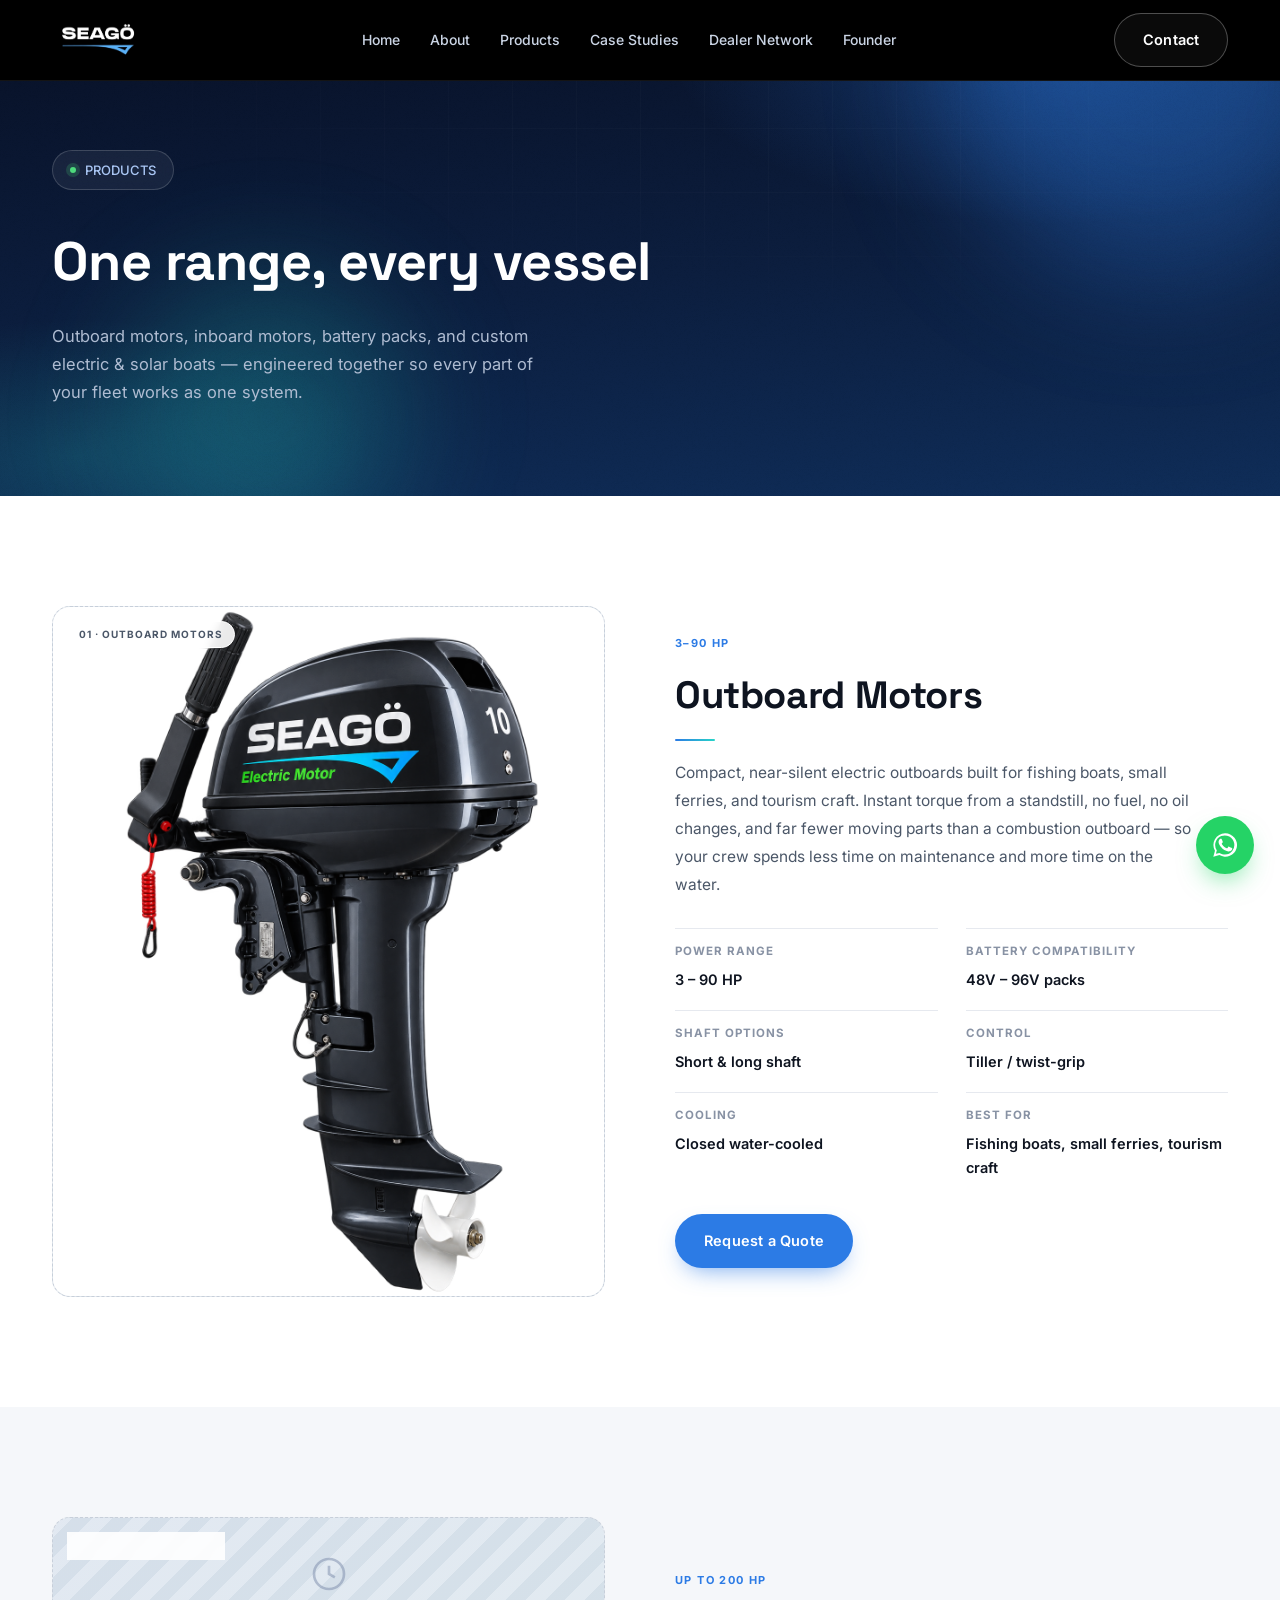
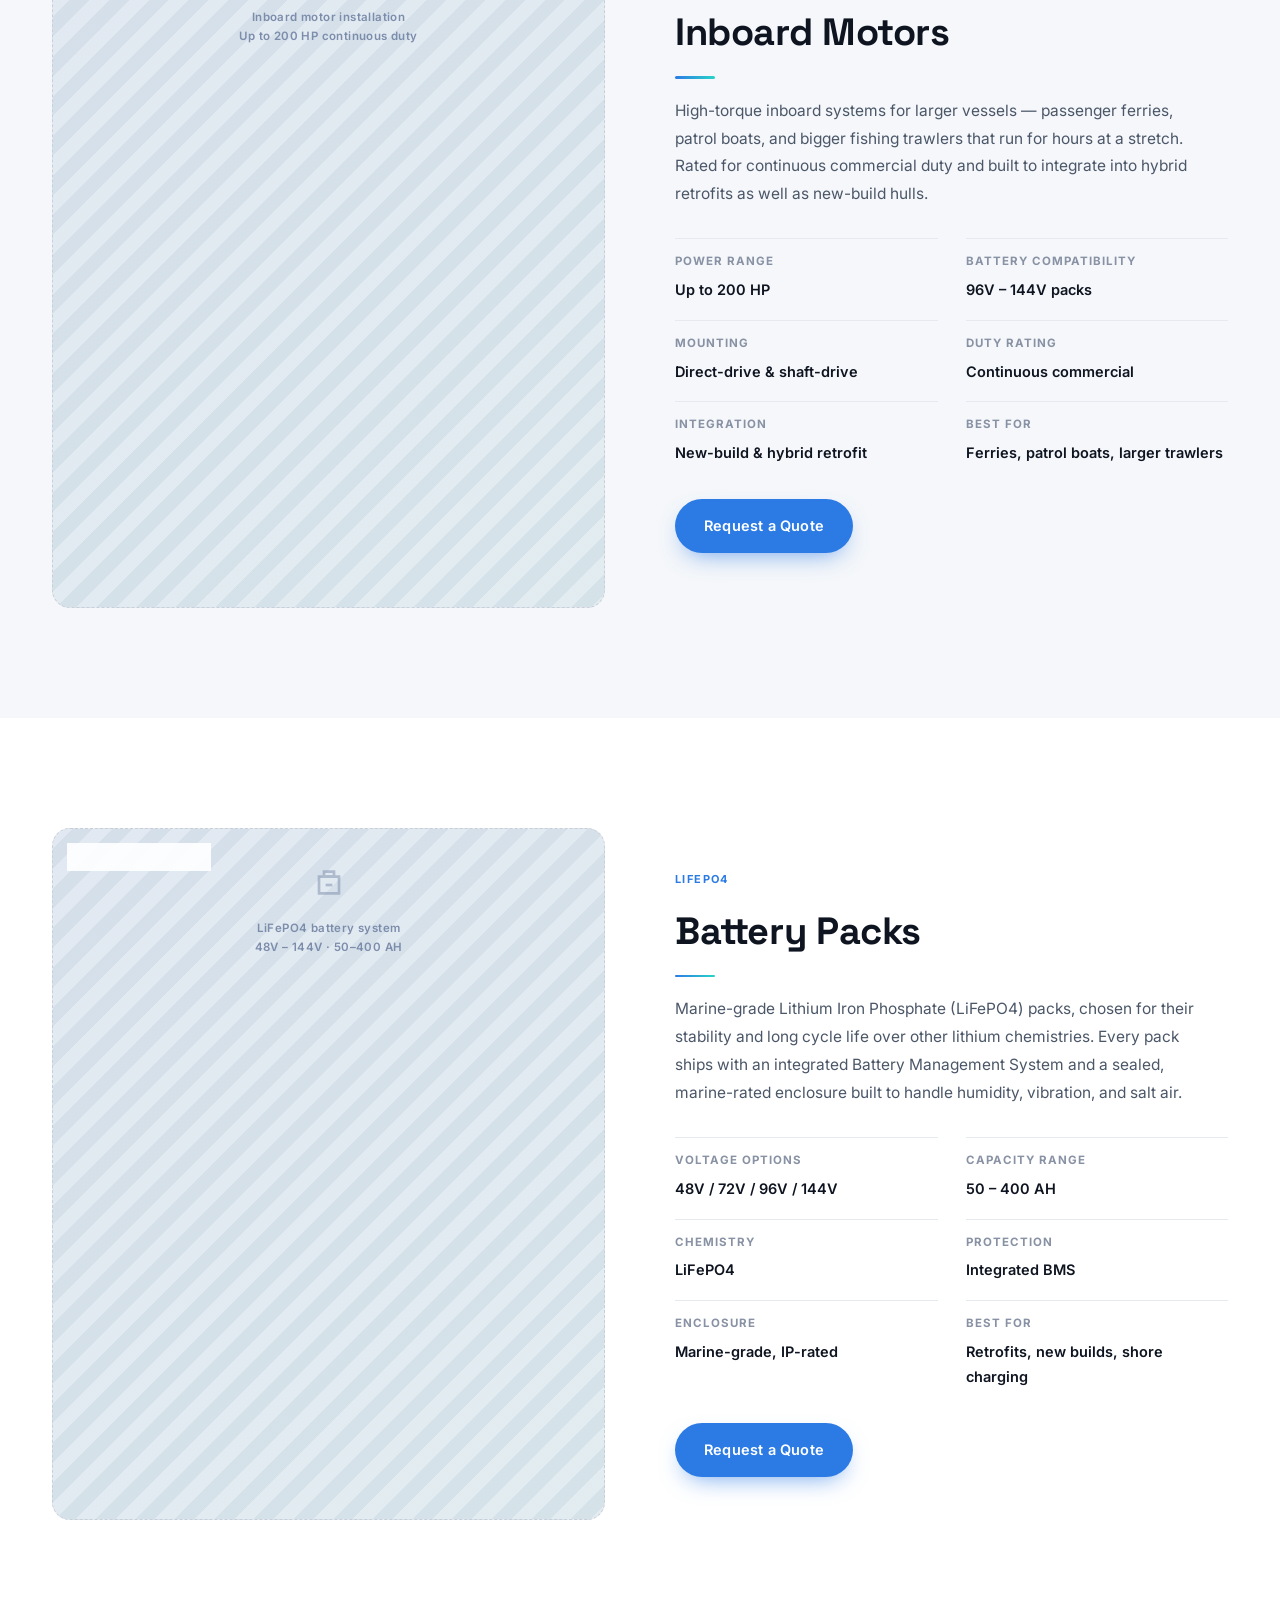
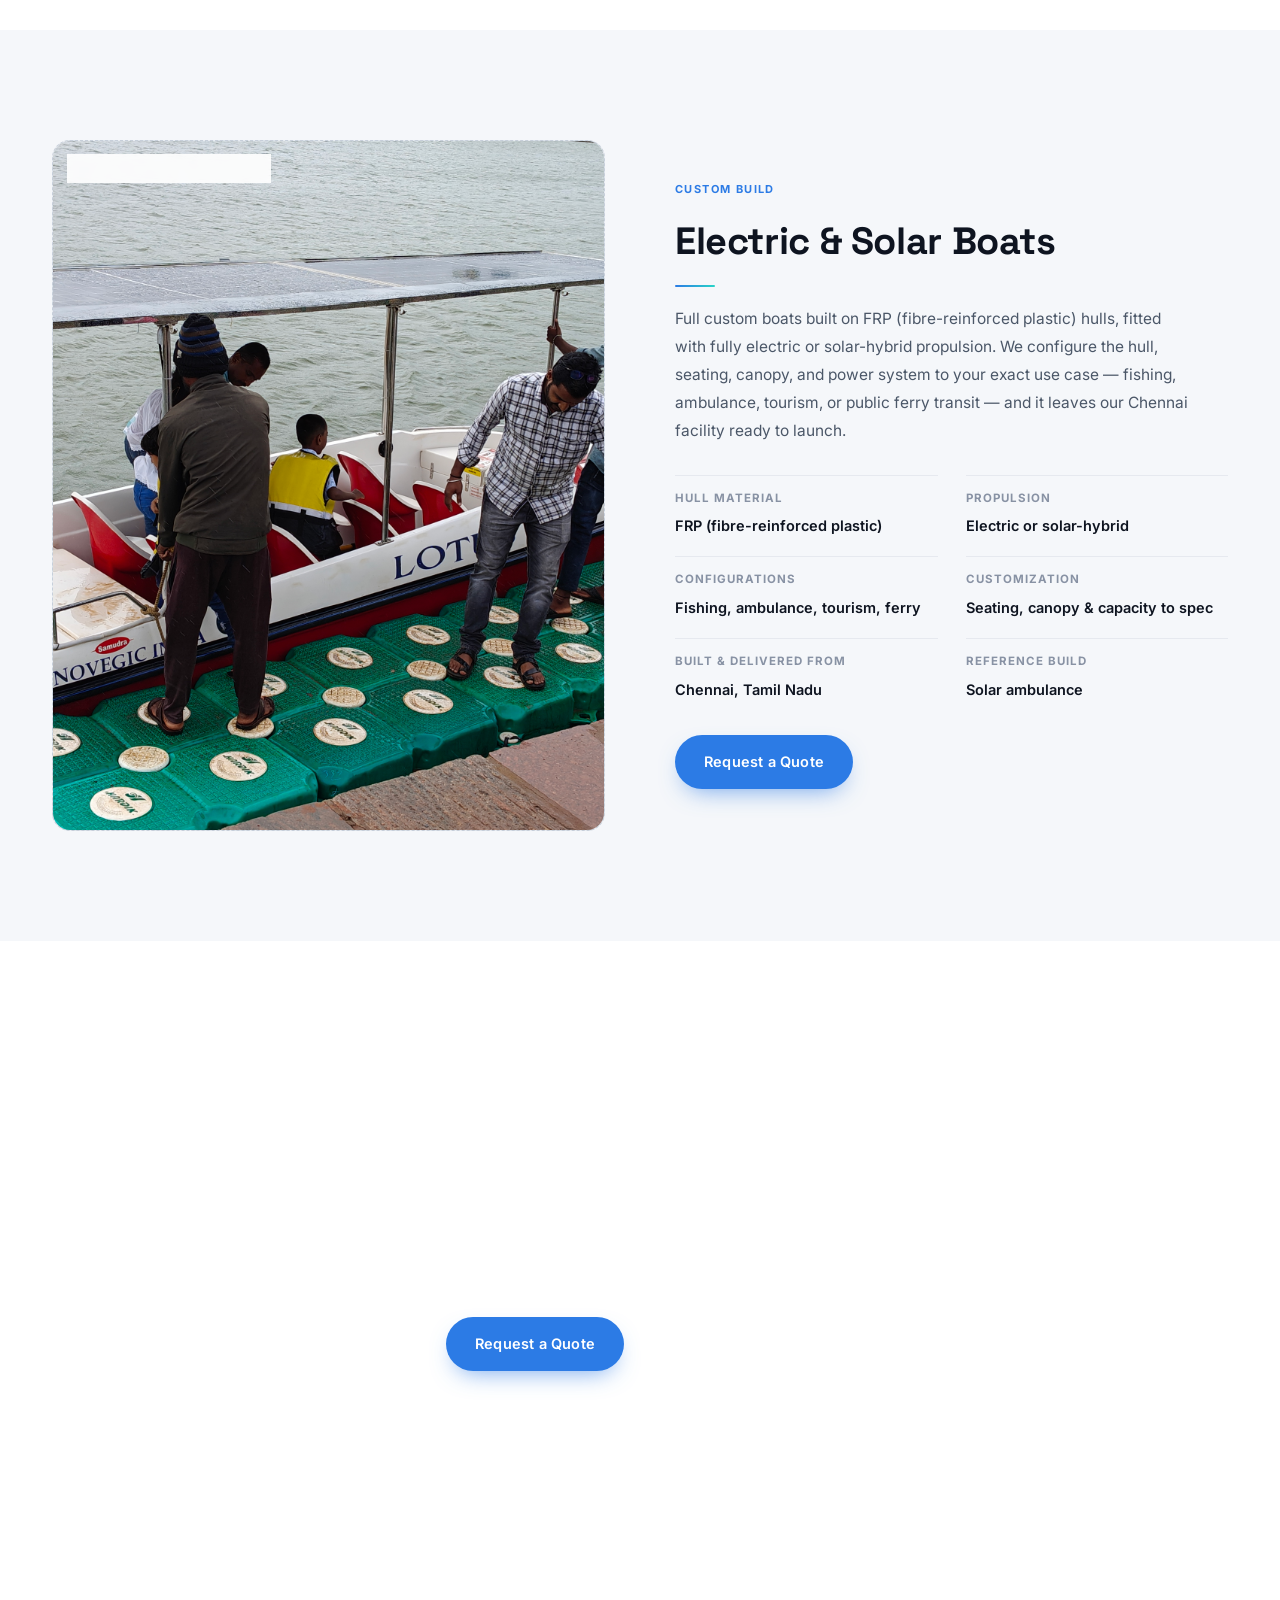
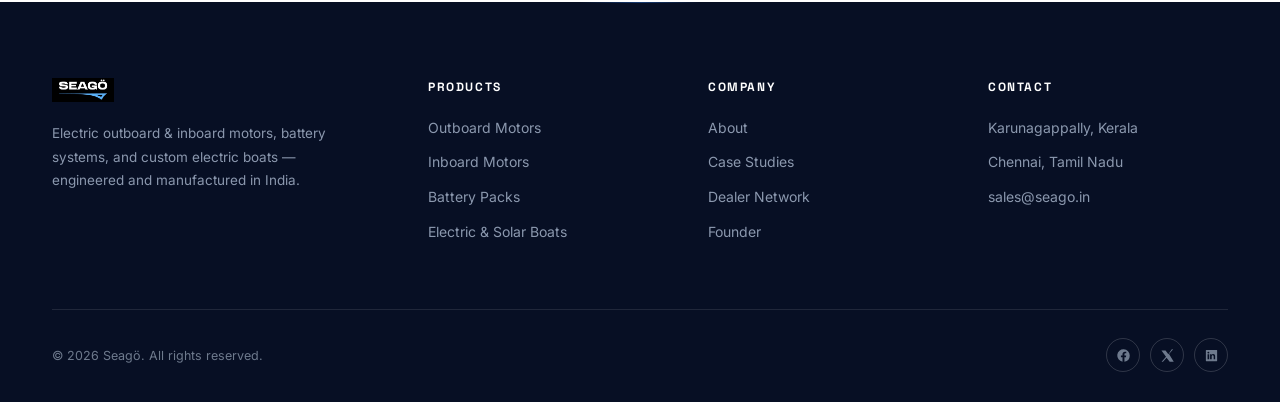
<file: products.html>
<!DOCTYPE html>
<html lang="en">
<head>
<title>Seagö — Electric Outboard &amp; Inboard Motors, Battery Packs &amp; Boats</title>

<script>document.documentElement.classList.add('js-ready');</script>
<meta charset="UTF-8">
<meta name="viewport" content="width=device-width, initial-scale=1.0">
<meta name="description" content="Explore Seagö's electric outboard motors (3–90 HP), inboard motors (up to 200 HP), LiFePO4 battery packs, and custom electric &amp; solar boats.">
<link rel="icon" type="image/svg+xml" href="assets/favicon.svg">
<link rel="preconnect" href="https://fonts.googleapis.com">
<link rel="preconnect" href="https://fonts.gstatic.com" crossorigin>
<link href="https://fonts.googleapis.com/css2?family=Space+Grotesk:wght@500;600;700&family=Inter:wght@400;500;600;700;800&display=swap" rel="stylesheet">
<link rel="stylesheet" href="css/style.css">
<script src="js/main.js" defer></script>
</head>
<body>

<div class="progress" id="progressBar"></div>

<!-- ================= NAV ================= -->
<header class="nav">
  <div class="wrap nav-row">
    <a class="nav-logo" href="index.html#top"><img src="assets/seago-logo.png" alt="Seagö"></a>
    <nav class="nav-links">
      <a href="index.html#top">Home</a>
      <a href="about.html">About</a>
      <a href="products.html">Products</a>
      <a href="case-studies.html">Case Studies</a>
      <a href="dealer-network.html">Dealer Network</a>
      <a href="founder.html">Founder</a>
    </nav>
    <div class="nav-cta">
      <a class="btn btn-ghost magnetic" href="contact.html">Contact</a>
      <button class="burger" id="burger" aria-label="Menu"><span></span><span></span><span></span></button>
    </div>
  </div>
</header>

<div class="mobile-menu" id="mobileMenu">
  <a href="index.html#top">Home</a>
  <a href="about.html">About</a>
  <a href="products.html">Products</a>
  <a href="case-studies.html">Case Studies</a>
  <a href="dealer-network.html">Dealer Network</a>
  <a href="founder.html">Founder</a>
  <a href="contact.html">Contact</a>
</div>

<!-- ================= PAGE HEADER ================= -->
<section class="hero page-hero">
  <div class="grid-overlay"></div>
  <div class="blob blob-1" data-depth="14"></div>
  <div class="blob blob-2" data-depth="-10"></div>
  <div class="cursor-glow"></div>

  <div class="wrap">
    <div class="hero-badge reveal"><span class="dot"></span> PRODUCTS</div>
    <h1 class="page-title reveal">One range, every vessel</h1>
    <p class="page-sub reveal">Outboard motors, inboard motors, battery packs, and custom electric &amp; solar boats — engineered together so every part of your fleet works as one system.</p>
  </div>
</section>

<!-- ================= OUTBOARD MOTORS ================= -->
<section class="section product-block" id="outboard">
  <div class="wrap product-row">
    <div class="product-media reveal">
      <div class="ph photo-frame">
        <img class="outboard-image" src="assets/photos/Outboard%20Motors.png" alt="Seagö electric outboard motors">
        <span class="ph__chip">01 · Outboard Motors</span>
      </div>
    </div>
    <div class="product-copy reveal">
      <span class="case-tag">3–90 HP</span>
      <h2>Outboard Motors</h2>
      <p>Compact, near-silent electric outboards built for fishing boats, small ferries, and tourism craft. Instant torque from a standstill, no fuel, no oil changes, and far fewer moving parts than a combustion outboard — so your crew spends less time on maintenance and more time on the water.</p>
      <div class="spec-grid">
        <div class="spec-item"><span>Power range</span><b>3 – 90 HP</b></div>
        <div class="spec-item"><span>Battery compatibility</span><b>48V – 96V packs</b></div>
        <div class="spec-item"><span>Shaft options</span><b>Short &amp; long shaft</b></div>
        <div class="spec-item"><span>Control</span><b>Tiller / twist-grip</b></div>
        <div class="spec-item"><span>Cooling</span><b>Closed water-cooled</b></div>
        <div class="spec-item"><span>Best for</span><b>Fishing boats, small ferries, tourism craft</b></div>
      </div>
      <a class="btn btn-primary magnetic" href="contact.html">Request a Quote</a>
    </div>
  </div>
</section>

<!-- ================= INBOARD MOTORS ================= -->
<section class="section product-block soft reverse" id="inboard">
  <div class="wrap product-row">
    <div class="product-copy reveal">
      <span class="case-tag">Up to 200 HP</span>
      <h2>Inboard Motors</h2>
      <p>High-torque inboard systems for larger vessels — passenger ferries, patrol boats, and bigger fishing trawlers that run for hours at a stretch. Rated for continuous commercial duty and built to integrate into hybrid retrofits as well as new-build hulls.</p>
      <div class="spec-grid">
        <div class="spec-item"><span>Power range</span><b>Up to 200 HP</b></div>
        <div class="spec-item"><span>Battery compatibility</span><b>96V – 144V packs</b></div>
        <div class="spec-item"><span>Mounting</span><b>Direct-drive &amp; shaft-drive</b></div>
        <div class="spec-item"><span>Duty rating</span><b>Continuous commercial</b></div>
        <div class="spec-item"><span>Integration</span><b>New-build &amp; hybrid retrofit</b></div>
        <div class="spec-item"><span>Best for</span><b>Ferries, patrol boats, larger trawlers</b></div>
      </div>
      <a class="btn btn-primary magnetic" href="contact.html">Request a Quote</a>
    </div>
    <div class="product-media reveal">
      <div class="ph">          <span class="ph__chip">02 · Inboard Motors</span>
        <div class="ph__inner">
          <svg viewBox="0 0 24 24" fill="none" stroke="currentColor" stroke-width="1.6"><circle cx="12" cy="12" r="9"/><path d="M12 7v5l3.5 2"/></svg>
          <span>Inboard motor installation<br>Up to 200 HP continuous duty</span>
        </div>
      </div>
    </div>
  </div>
</section>

<!-- ================= BATTERY PACKS ================= -->
<section class="section product-block" id="battery">
  <div class="wrap product-row">
    <div class="product-media reveal">
      <div class="ph">          <span class="ph__chip">03 · Battery Packs</span>
        <div class="ph__inner">
          <svg viewBox="0 0 24 24" fill="none" stroke="currentColor" stroke-width="1.6"><path d="M6 7h12v10H6z"/><path d="M9 4h6v3H9z"/><path d="M10 12h4"/></svg>
          <span>LiFePO4 battery system<br>48V – 144V · 50–400 AH</span>
        </div>
      </div>
    </div>
    <div class="product-copy reveal">
      <span class="case-tag">LiFePO4</span>
      <h2>Battery Packs</h2>
      <p>Marine-grade Lithium Iron Phosphate (LiFePO4) packs, chosen for their stability and long cycle life over other lithium chemistries. Every pack ships with an integrated Battery Management System and a sealed, marine-rated enclosure built to handle humidity, vibration, and salt air.</p>
      <div class="spec-grid">
        <div class="spec-item"><span>Voltage options</span><b>48V / 72V / 96V / 144V</b></div>
        <div class="spec-item"><span>Capacity range</span><b>50 – 400 AH</b></div>
        <div class="spec-item"><span>Chemistry</span><b>LiFePO4</b></div>
        <div class="spec-item"><span>Protection</span><b>Integrated BMS</b></div>
        <div class="spec-item"><span>Enclosure</span><b>Marine-grade, IP-rated</b></div>
        <div class="spec-item"><span>Best for</span><b>Retrofits, new builds, shore charging</b></div>
      </div>
      <a class="btn btn-primary magnetic" href="contact.html">Request a Quote</a>
    </div>
  </div>
</section>

<!-- ================= ELECTRIC & SOLAR BOATS ================= -->
<section class="section product-block soft reverse" id="boats">
  <div class="wrap product-row">
    <div class="product-copy reveal">
      <span class="case-tag">Custom Build</span>
      <h2>Electric &amp; Solar Boats</h2>
      <p>Full custom boats built on FRP (fibre-reinforced plastic) hulls, fitted with fully electric or solar-hybrid propulsion. We configure the hull, seating, canopy, and power system to your exact use case — fishing, ambulance, tourism, or public ferry transit — and it leaves our Chennai facility ready to launch.</p>
      <div class="spec-grid">
        <div class="spec-item"><span>Hull material</span><b>FRP (fibre-reinforced plastic)</b></div>
        <div class="spec-item"><span>Propulsion</span><b>Electric or solar-hybrid</b></div>
        <div class="spec-item"><span>Configurations</span><b>Fishing, ambulance, tourism, ferry</b></div>
        <div class="spec-item"><span>Customization</span><b>Seating, canopy &amp; capacity to spec</b></div>
        <div class="spec-item"><span>Built &amp; delivered from</span><b>Chennai, Tamil Nadu</b></div>
        <div class="spec-item"><span>Reference build</span><b>Solar ambulance</b></div>
      </div>
      <a class="btn btn-primary magnetic" href="contact.html">Request a Quote</a>
    </div>
    <div class="product-media reveal">
      <div class="ph photo-frame">
        <img src="assets/photos/seago-solar-boat.jpg" alt="Seagö solar-powered boat on the water">
        <span class="ph__chip">04 · Electric &amp; Solar Boats</span>
      </div>
    </div>
  </div>
</section>

<!-- ================= CTA ================= -->
<section class="section" style="padding-top:0;">
  <div class="wrap">
    <div class="cta reveal">
      <div class="cta-inner">
        <span class="eyebrow" style="color:#9FC1F5;">Not Sure What You Need?</span>
        <h2 class="cta-title">Tell us your boat, we'll spec the system</h2>
        <p class="cta-text">Share your vessel size, use case, and budget — our team will recommend the right motor and battery configuration for your fleet.</p>
        <div class="cta-actions">
          <a class="btn btn-primary magnetic" href="contact.html">Request a Quote</a>
          <a class="btn btn-ghost magnetic" href="https://wa.me/918606366633?text=Hi%20Seag%C3%B6%2C%20I%27d%20like%20to%20know%20more%20about%20your%20electric%20marine%20products." target="_blank" rel="noopener">Chat on WhatsApp</a>
        </div>
      </div>
    </div>
  </div>
</section>

<!-- ================= FOOTER ================= -->
<footer>
  <div class="wrap">
    <div class="footer-grid">
      <div>
        <div class="footer-logo"><img src="assets/seago-logo.png" alt="Seagö"></div>
        <p>Electric outboard &amp; inboard motors, battery systems, and custom electric boats — engineered and manufactured in India.</p>
      </div>
      <div class="footer-col">
        <h5>Products</h5>
        <a href="products.html#outboard">Outboard Motors</a>
        <a href="products.html#inboard">Inboard Motors</a>
        <a href="products.html#battery">Battery Packs</a>
        <a href="products.html#boats">Electric &amp; Solar Boats</a>
      </div>
      <div class="footer-col">
        <h5>Company</h5>
        <a href="about.html">About</a>
        <a href="case-studies.html">Case Studies</a>
        <a href="dealer-network.html">Dealer Network</a>
        <a href="founder.html">Founder</a>
      </div>
      <div class="footer-col">
        <h5>Contact</h5>
        <a href="contact.html">Karunagappally, Kerala</a>
        <a href="contact.html">Chennai, Tamil Nadu</a>
        <a href="mailto:sales@seago.in">sales@seago.in</a>
      </div>
    </div>
    <div class="footer-bottom">
      <span>© 2026 Seagö. All rights reserved.</span>
      <div class="footer-social">
        <a href="#"><svg viewBox="0 0 24 24" fill="currentColor"><path d="M22 12a10 10 0 1 0-11.6 9.9v-7H7.9V12h2.5V9.8c0-2.5 1.5-3.9 3.8-3.9 1.1 0 2.2.2 2.2.2v2.4h-1.3c-1.2 0-1.6.8-1.6 1.6V12h2.8l-.4 2.9h-2.4v7A10 10 0 0 0 22 12z"/></svg></a>
        <a href="#"><svg viewBox="0 0 24 24" fill="currentColor"><path d="M18.9 2H21l-6.6 7.5L22 22h-6.5l-5-6.6L4.7 22H2.6l7-8-7.3-9.9h6.6l4.5 6z"/></svg></a>
        <a href="#"><svg viewBox="0 0 24 24" fill="currentColor"><path d="M20.4 3H3.6A.6.6 0 0 0 3 3.6v16.8a.6.6 0 0 0 .6.6h16.8a.6.6 0 0 0 .6-.6V3.6a.6.6 0 0 0-.6-.6zM8.3 18.1H5.7V9.9h2.6v8.2zM7 8.8a1.5 1.5 0 1 1 0-3 1.5 1.5 0 0 1 0 3zm11.1 9.3h-2.6v-4.3c0-1 0-2.4-1.5-2.4s-1.7 1.1-1.7 2.3v4.4H9.7V9.9h2.5v1.1a2.7 2.7 0 0 1 2.5-1.4c2.6 0 3.1 1.7 3.1 4v4.5z"/></svg></a>
      </div>
    </div>
  </div>
</footer>

<!-- ================= WHATSAPP FLOAT ================= -->
<a class="wa-float" href="https://wa.me/918606366633?text=Hi%20Seag%C3%B6%2C%20I%27d%20like%20to%20know%20more%20about%20your%20electric%20marine%20products." target="_blank" rel="noopener" aria-label="Chat on WhatsApp">
  <span class="wa-tip">Chat with us</span>
  <svg viewBox="0 0 24 24"><path d="M17.5 14.4c-.3-.1-1.7-.9-2-1-.3-.1-.5-.1-.6.1-.2.3-.7 1-.9 1.2-.2.2-.3.2-.6.1-.3-.1-1.3-.5-2.4-1.5-.9-.8-1.5-1.8-1.7-2.1-.2-.3 0-.5.1-.6.1-.1.3-.3.4-.5.1-.1.2-.3.3-.4.1-.2 0-.4 0-.5 0-.1-.6-1.5-.8-2-.2-.5-.4-.5-.6-.5h-.5c-.2 0-.5.1-.7.3-.3.3-1 1-1 2.4s1 2.8 1.1 3c.1.2 2 3.1 4.9 4.3.7.3 1.2.5 1.7.6.7.2 1.3.2 1.8.1.5-.1 1.7-.7 2-1.4.2-.6.2-1.2.2-1.3-.1-.1-.3-.2-.6-.3z"/><path d="M12 2a10 10 0 0 0-8.6 15L2 22l5.2-1.4A10 10 0 1 0 12 2zm0 18.2c-1.6 0-3.1-.4-4.4-1.2l-.3-.2-3.1.8.8-3-.2-.3A8.2 8.2 0 1 1 12 20.2z"/></svg>
</a>

</body>
</html>
</file>
<file: css/style.css>
/* =====================================================================
   Seagö — Homepage v1
   Design tokens
   ===================================================================== */
:root{
  --navy:#070F24;
  --navy-2:#0B1D3D;
  --navy-3:#0E2C57;
  --blue:#2C7BE5;
  --blue-2:#5FA6FF;
  --cyan:#28D4C8;
  --ink:#0E1420;
  --slate:#4B5768;
  --muted:#8892A4;
  --line:#E6E9EF;
  --bg-soft:#F5F7FA;
  --ph-a:#E9EDF2;
  --ph-b:#DCE3EA;
  --radius:18px;
  --maxw:1240px;
}
*{box-sizing:border-box; margin:0; padding:0;}
html{scroll-behavior:smooth;}
body{
  font-family:'Inter',-apple-system,BlinkMacSystemFont,'Segoe UI',sans-serif;
  color:var(--ink);
  background:#fff;
  -webkit-font-smoothing:antialiased;
  line-height:1.55;
  overflow-x:hidden;
}
h1,h2,h3,h4,.disp{ font-family:'Space Grotesk',sans-serif; letter-spacing:-0.01em; }
img{max-width:100%; display:block;}
a{text-decoration:none; color:inherit;}
.wrap{max-width:var(--maxw); margin:0 auto; padding:0 32px;}
.eyebrow{ font-size:12px; font-weight:700; letter-spacing:3px; text-transform:uppercase; font-family:'Space Grotesk',sans-serif;}

/* ---------- buttons ---------- */
.btn{
  display:inline-flex; align-items:center; gap:9px;
  padding:15px 28px; border-radius:999px; font-weight:600; font-size:14.5px;
  letter-spacing:.2px; border:1px solid transparent; cursor:pointer;
  transition:transform .35s cubic-bezier(.2,.8,.2,1), background .25s, border-color .25s, box-shadow .35s;
  white-space:nowrap; position:relative;
}
.btn-primary{ background:var(--blue); color:#fff; box-shadow:0 10px 24px -10px rgba(44,123,229,.7); }
.btn-primary:hover{ background:#1f68cc; box-shadow:0 16px 36px -6px rgba(44,123,229,.9); transform:translateY(-1px); }
.btn-ghost{ background:rgba(255,255,255,.04); color:#fff; border-color:rgba(255,255,255,.28); -webkit-backdrop-filter:blur(6px); backdrop-filter:blur(6px); }
.btn-ghost:hover{ border-color:#fff; background:rgba(255,255,255,.1); }
.btn-outline{ background:transparent; color:var(--navy); border-color:var(--line); }
.btn-outline:hover{ border-color:var(--navy); }
.magnetic{ will-change:transform; }

/* ---------- skeleton placeholders (empty headers / copy) ---------- */
.skel{
  display:block; border-radius:8px;
  background:linear-gradient(90deg, var(--ph-a) 25%, var(--ph-b) 42%, var(--ph-a) 58%);
  background-size:300% 100%;
  animation:shimmer 2.6s ease-in-out infinite;
}
.skel.light{ background:linear-gradient(90deg, rgba(255,255,255,.13) 25%, rgba(255,255,255,.28) 42%, rgba(255,255,255,.13) 58%); background-size:300% 100%; }
@keyframes shimmer{ 0%{background-position:200% 0;} 100%{background-position:-200% 0;} }

/* ---------- image placeholders ---------- */
.photo-frame{ display:block; border-style:solid; border-width:0; background:#0B1D3D; }
.photo-frame img, .photo-frame video{ width:100%; height:100%; object-fit:cover; object-position:center; }
.photo-frame img.outboard-image{ object-fit:contain; background:#fff; }
.case-gallery{ position:relative; }
.case-gallery img{ position:absolute; inset:0; opacity:0; transition:opacity .8s ease; }
.case-gallery img.is-active{ opacity:1; }
.ph{
  position:relative; border-radius:var(--radius); overflow:hidden;
  background:repeating-linear-gradient(135deg, var(--ph-a), var(--ph-a) 14px, var(--ph-b) 14px, var(--ph-b) 28px);
  border:1.5px dashed #C7CFDA;
  display:flex; align-items:center; justify-content:center;
  transition:border-color .3s;
}
.card:hover .ph, .case-card:hover .ph{ border-color:var(--blue-2); }
.ph__chip{
  position:absolute; top:14px; left:14px; background:rgba(255,255,255,.9); -webkit-backdrop-filter:blur(4px); backdrop-filter:blur(4px);
  border-radius:999px; padding:5px 11px; font-size:10px; font-weight:700; letter-spacing:1px; text-transform:uppercase;
  color:var(--slate); border:1px solid #fff;
}
.ph__inner{
  display:flex; flex-direction:column; align-items:center; gap:14px;
  text-align:center; padding:36px 22px; color:#7C8CAB;
  background:linear-gradient(145deg, rgba(44,123,229,.04), rgba(40,212,200,.04));
  width:100%; height:100%;
}
.ph__inner svg{ width:40px; height:40px; opacity:.5; }
.ph__inner span{ font-size:11.5px; font-weight:600; letter-spacing:.4px; line-height:1.6; max-width:230px; }

/* ---------- scroll progress ---------- */
.progress{ position:fixed; top:0; left:0; height:3px; width:0%; background:linear-gradient(90deg,var(--blue),var(--cyan)); z-index:80; transition:width .1s linear; }

/* ---------- cursor glow (desktop hero only) ---------- */
.cursor-glow{
  position:absolute; width:420px; height:420px; border-radius:50%; pointer-events:none;
  background:radial-gradient(circle, rgba(95,166,255,.16), transparent 70%);
  transform:translate(-50%,-50%); left:50%; top:40%; opacity:0; transition:opacity .4s; will-change:transform;
}
.hero:hover .cursor-glow{ opacity:1; }

/* ================= NAV ================= */
header.nav{
  position:fixed; top:0; left:0; width:100%; z-index:60;
  background:#000;
  border-bottom:1px solid rgba(255,255,255,.08); transition:box-shadow .3s;
}
.nav-row{ display:flex; align-items:center; justify-content:space-between; height:80px; }
.nav-logo img{ height:36px; width:auto; }
.nav-links{ display:flex; align-items:center; gap:30px; }
.nav-links a{ color:#CBD5E5; font-size:14px; font-weight:500; transition:color .2s; position:relative; }
.nav-links a::after{ content:''; position:absolute; left:0; bottom:-6px; width:0; height:1.5px; background:var(--blue-2); transition:width .25s; }
.nav-links a:hover{ color:#fff; }
.nav-links a:hover::after{ width:100%; }
.nav-cta{ display:flex; align-items:center; gap:14px; }
.burger{ display:none; width:42px; height:42px; border-radius:10px; border:1px solid rgba(255,255,255,.2); background:rgba(255,255,255,.04); align-items:center; justify-content:center; flex-direction:column; gap:4px; cursor:pointer; }
.burger span{ width:18px; height:1.6px; background:#fff; display:block; transition:transform .3s, opacity .3s; }
.burger.open span:nth-child(1){ transform:translateY(5.6px) rotate(45deg); }
.burger.open span:nth-child(2){ opacity:0; }
.burger.open span:nth-child(3){ transform:translateY(-5.6px) rotate(-45deg); }

.mobile-menu{
  position:fixed; inset:80px 0 0 0; background:rgba(7,15,36,.98); -webkit-backdrop-filter:blur(10px); backdrop-filter:blur(10px);
  z-index:55; display:flex; flex-direction:column; padding:36px 28px; gap:6px;
  transform:translateY(-12px); opacity:0; pointer-events:none; transition:opacity .28s, transform .28s;
  overflow-y:auto;
}
.mobile-menu.open{ opacity:1; transform:translateY(0); pointer-events:auto; }
.mobile-menu a{ color:#fff; font-size:21px; font-weight:600; padding:13px 4px; border-bottom:1px solid rgba(255,255,255,.08); font-family:'Space Grotesk',sans-serif; }
.mobile-menu .btn{ margin-top:22px; align-self:flex-start; }

/* ================= HERO ================= */
.hero{
  position:relative; overflow:hidden;
  padding:100px 0 70px;
  background:
    radial-gradient(48% 60% at 82% 8%, rgba(44,123,229,.34), transparent 62%),
    radial-gradient(38% 46% at 6% 92%, rgba(40,212,200,.16), transparent 60%),
    linear-gradient(175deg, var(--navy) 0%, var(--navy-2) 55%, var(--navy-3) 100%);
}
.hero::after{ content:''; position:absolute; inset:0; background-image:url('../assets/grain.png'); background-size:180px 180px; mix-blend-mode:overlay; opacity:.5; pointer-events:none; }
.blob{ position:absolute; border-radius:50%; filter:blur(60px); pointer-events:none; will-change:transform; }
.blob-1{ width:420px; height:420px; background:rgba(44,123,229,.35); top:-140px; right:-90px; }
.blob-2{ width:280px; height:280px; background:rgba(40,212,200,.22); bottom:-60px; left:10%; }
.grid-overlay{
  position:absolute; inset:0; pointer-events:none; opacity:.35;
  background-image:
    linear-gradient(rgba(255,255,255,.05) 1px, transparent 1px),
    linear-gradient(90deg, rgba(255,255,255,.05) 1px, transparent 1px);
  background-size:64px 64px;
  -webkit-mask-image:radial-gradient(70% 60% at 60% 20%, #000 30%, transparent 78%);
  mask-image:radial-gradient(70% 60% at 60% 20%, #000 30%, transparent 78%);
}
.hero-grid{
  position:relative; display:grid; grid-template-columns:1.08fr .92fr; gap:64px; align-items:center;
}
.hero-badge{
  display:inline-flex; align-items:center; gap:9px;
  background:rgba(255,255,255,.06); border:1px solid rgba(255,255,255,.16);
  padding:9px 17px; border-radius:999px; color:#A9C6F5; margin-bottom:30px; font-size:13px; font-weight:500;
}
.hero-badge .dot{ width:6px; height:6px; border-radius:50%; background:#4CD97B; box-shadow:0 0 0 4px rgba(76,217,123,.18); }
.hero-title{ font-family:'Space Grotesk',sans-serif; font-weight:700; font-size:clamp(38px,5.6vw,60px); line-height:1.1; color:#fff; letter-spacing:-0.01em; max-width:640px; }
.hero-sub{ margin-top:26px; margin-bottom:40px; max-width:470px; }
.hero-sub p{ color:#B9C6DE; font-size:16.5px; line-height:1.7; }
.hero-actions{ display:flex; gap:16px; flex-wrap:wrap; }
.hero-stats{ display:flex; gap:44px; margin-top:68px; flex-wrap:wrap; }
.hero-stat b{ display:block; font-size:32px; font-weight:700; color:#fff; font-family:'Space Grotesk',sans-serif; }
.hero-stat span{ display:block; font-size:11.5px; color:#8FA0BC; font-weight:600; letter-spacing:1.2px; text-transform:uppercase; margin-top:5px; }
/* ---------- coming soon (stub pages) ---------- */
.soon{ min-height:calc(100vh - 80px); display:flex; align-items:center; padding:80px 0; }
.soon-wrap{ position:relative; text-align:center; max-width:640px; margin:0 auto; }
.soon-icon{ width:60px; height:60px; border-radius:18px; background:rgba(255,255,255,.06); border:1px solid rgba(255,255,255,.16); display:flex; align-items:center; justify-content:center; margin:0 auto 30px; }
.soon-icon svg{ width:26px; height:26px; color:#5FA6FF; }
.soon-title{ font-family:'Space Grotesk',sans-serif; font-size:clamp(38px,6vw,60px); color:#fff; font-weight:700; margin:8px 0 20px; letter-spacing:-0.01em; }
.soon-text{ color:#AEBBD1; font-size:16px; line-height:1.75; max-width:480px; margin:0 auto 40px; }
.soon .hero-actions{ justify-content:center; }
.soon .hero-badge{ margin-bottom:26px; }

.hero-visual{ position:relative; }
.hero-visual .photo-frame{ height:100%; }
.hero-visual .ph{ aspect-ratio:4/5; background:repeating-linear-gradient(135deg, rgba(255,255,255,.05), rgba(255,255,255,.05) 14px, rgba(255,255,255,.09) 14px, rgba(255,255,255,.09) 28px); border-color:rgba(255,255,255,.22); box-shadow:0 40px 80px -30px rgba(0,0,0,.6); }
.hero-visual .ph__inner{ color:#C3CEE0; }
.hero-visual .float-card{
  position:absolute; left:-30px; bottom:-24px; background:#fff; border-radius:14px;
  padding:16px 20px; box-shadow:0 24px 46px -14px rgba(0,0,0,.4); display:flex; align-items:center; gap:12px;
  width:220px;
}
.hero-visual .float-card .ic{ width:38px; height:38px; border-radius:10px; background:var(--bg-soft); display:flex; align-items:center; justify-content:center; flex:none; }
.hero-visual .float-card .ic svg{ width:20px; height:20px; color:var(--blue); }
.float-card .ft-title{ display:block; font-size:13.5px; font-weight:700; color:var(--ink); margin-bottom:3px; }
.float-card .ft-sub{ display:block; font-size:11.5px; color:var(--muted); font-weight:600; }
.scroll-cue{ position:relative; margin:64px auto 0; display:flex; flex-direction:column; align-items:center; gap:8px; color:#7C8CAB; font-size:10.5px; letter-spacing:2px; text-transform:uppercase; }
.scroll-cue .line{ width:1px; height:30px; background:linear-gradient(#7C8CAB, transparent); animation:cueMove 1.8s ease-in-out infinite; }
@keyframes cueMove{ 0%{ transform:scaleY(0); transform-origin:top; } 50%{ transform:scaleY(1); transform-origin:top; } 51%{ transform-origin:bottom; } 100%{ transform:scaleY(0); transform-origin:bottom; } }

/* ---------- animated wave motif (marine identity) ---------- */
.wave-wrap{ position:relative; height:110px; margin-top:10px; }
.wave-wrap svg{ position:absolute; inset:0; width:100%; height:100%; }
.wave-path{ stroke:url(#waveGrad); stroke-width:2; fill:none; stroke-dasharray:6 10; animation:waveFlow 5s linear infinite; opacity:.7; }
.wave-path.p2{ stroke-width:1.4; opacity:.4; animation-duration:7s; animation-direction:reverse; }
@keyframes waveFlow{ to{ stroke-dashoffset:-160; } }

.angle-div{ position:relative; height:64px; background:#fff; margin-top:-2px; }
.angle-div svg{ position:absolute; bottom:0; left:0; width:100%; height:100%; }

/* ================= TRUST MARQUEE ================= */
.trust{ padding:38px 0; border-bottom:1px solid var(--line); overflow:hidden; }
.trust-row{ display:flex; align-items:center; gap:36px; }
.trust-label{ font-size:11.5px; font-weight:700; letter-spacing:2px; color:var(--muted); text-transform:uppercase; white-space:nowrap; flex:none; }
.marquee{ overflow:hidden; flex:1; -webkit-mask-image:linear-gradient(90deg, transparent, #000 8%, #000 92%, transparent); mask-image:linear-gradient(90deg, transparent, #000 8%, #000 92%, transparent); }
.marquee-track{ display:flex; gap:16px; width:max-content; animation:scrollX 22s linear infinite; }
.marquee:hover .marquee-track{ animation-play-state:paused; }
@keyframes scrollX{ from{ transform:translateX(0);} to{ transform:translateX(-50%);} }
.trust-chip{
  flex:none; padding:10px 22px; border-radius:999px; background:var(--bg-soft); border:1px solid var(--line);
  font-size:13px; font-weight:600; color:var(--slate); white-space:nowrap;
  transition:background .25s, border-color .25s, color .25s;
}
.trust-chip:hover{ background:#EAF2FF; border-color:var(--blue-2); color:var(--blue); }

/* ================= SECTION ================= */
.section{ padding:110px 0; position:relative; }
.section-cta{ padding-top:0; }
.eyebrow-light{ color:#9FC1F5; }
.section.soft{ background:var(--bg-soft); }
.section-head{ max-width:660px; margin:0 auto 60px; text-align:center; }
.section-head .eyebrow{ color:var(--blue); display:block; margin-bottom:16px; }
.section-head h2{ font-family:'Space Grotesk',sans-serif; font-size:clamp(28px,3.6vw,40px); font-weight:700; letter-spacing:-0.01em; margin-bottom:16px; }
.section-head p{ font-size:16px; color:var(--slate); line-height:1.7; }

/* ================= PRODUCT GRID (with 3D tilt) ================= */
.grid-4{ display:grid; grid-template-columns:repeat(4,1fr); gap:26px; }
.tilt{ perspective:900px; }
.card{
  background:#fff; border:1px solid var(--line); border-radius:var(--radius);
  overflow:hidden; transition:transform .4s cubic-bezier(.2,.8,.2,1), box-shadow .4s, border-color .3s;
  transform-style:preserve-3d;
}
.card:hover{ box-shadow:0 28px 50px -22px rgba(44,123,229,.18), 0 8px 20px -8px rgba(10,25,50,.1); border-color:rgba(44,123,229,.2); }
.card .ph{ aspect-ratio:1/1; border-radius:0; border-width:0 0 1px 0; }
.card-body{ padding:24px; }
.card-body h3{ font-size:17px; font-weight:600; margin-bottom:11px; }
.card-body p{ font-size:13.5px; color:var(--slate); line-height:1.65; }
.card-link{ margin-top:17px; display:inline-flex; align-items:center; gap:6px; font-size:13.5px; font-weight:600; color:var(--blue); transition:gap .25s, color .2s; }
.card-link:hover{ gap:12px; color:#1f68cc; }
.grid-4 .tilt{height:100%;}
.grid-4 .card{height:100%;display:flex;flex-direction:column;}
.grid-4 .card-body{flex:1;display:flex;flex-direction:column;}
.grid-4 .card-link{margin-top:auto;}
/* ================= CASE STUDIES ================= */
.grid-3{ display:grid; grid-template-columns:repeat(3,1fr); gap:26px; }
.grid-3 .tilt{height:100%;}
.grid-3 .case-card{height:100%;}
.case-card{ border-radius:var(--radius); overflow:hidden; border:1px solid var(--line); background:#fff; transition:transform .4s cubic-bezier(.2,.8,.2,1), box-shadow .4s, border-color .3s; transform-style:preserve-3d; }
.case-card:hover{ box-shadow:0 28px 50px -22px rgba(44,123,229,.16), 0 8px 20px -8px rgba(10,25,50,.08); border-color:rgba(44,123,229,.2); }
.case-card .ph{ aspect-ratio:16/11; border-radius:0; border-width:0 0 1px 0; }
.case-body{ padding:26px; }
.case-tag{ font-size:11px; font-weight:700; letter-spacing:1.4px; text-transform:uppercase; color:var(--blue); margin-bottom:11px; display:block;}
.case-body h3{ font-size:18px; font-weight:600; margin-bottom:13px; line-height:1.35; }
.case-body p{ font-size:13.5px; color:var(--slate); line-height:1.65; }

/* ================= WHY (editorial split) ================= */
.why-grid{ display:grid; grid-template-columns:.85fr 1.15fr; gap:70px; align-items:start; }
.why-left{ position:sticky; top:110px; }
.why-left .eyebrow{ color:var(--blue); display:block; margin-bottom:18px; }
.why-title{ font-family:'Space Grotesk',sans-serif; font-size:clamp(28px,3.2vw,38px); font-weight:700; letter-spacing:-0.01em; line-height:1.2; margin-bottom:20px; }
.why-left p{ font-size:15px; color:var(--slate); line-height:1.75; }
.feat-list{ display:flex; flex-direction:column; }
.feat-row{ display:flex; gap:24px; padding:32px 0; border-top:1px solid var(--line); transition:padding-left .3s; }
.feat-row:hover{ padding-left:8px; }
.feat-row:last-child{ border-bottom:1px solid var(--line); }
.feat-row .ic{ width:54px; height:54px; border-radius:15px; background:var(--bg-soft); border:1px solid var(--line); display:flex; align-items:center; justify-content:center; flex:none; transition:background .3s, border-color .3s; }
.feat-row:hover .ic{ background:#EAF2FF; border-color:var(--blue-2); }
.feat-row .ic svg{ width:24px; height:24px; color:var(--blue); }
.feat-row .ft-body{ flex:1; }
.feat-row h4{ font-size:16.5px; font-weight:600; margin-bottom:10px; }
.feat-row p{ font-size:14px; color:var(--slate); line-height:1.65; }
.feat-row .idx{ font-family:'Space Grotesk',sans-serif; font-size:12.5px; color:var(--muted); font-weight:600; margin-bottom:8px; display:block; }

/* ================= CTA BANNER ================= */
.cta{
  background:
    radial-gradient(55% 90% at 50% 0%, rgba(44,123,229,.4), transparent 65%),
    linear-gradient(120deg, var(--navy) 0%, var(--navy-3) 100%);
  border-radius:32px; padding:80px 60px; text-align:center; position:relative; overflow:hidden;
}
.cta::after{ content:''; position:absolute; inset:0; background-image:url('../assets/grain.png'); background-size:180px 180px; mix-blend-mode:overlay; opacity:.5; }
.cta-inner{ position:relative; }
.cta-title{ font-family:'Space Grotesk',sans-serif; font-size:clamp(28px,3.8vw,42px); font-weight:700; color:#fff; letter-spacing:-0.01em; max-width:620px; margin:0 auto; }
.cta-text{ color:#C3CEE0; font-size:16px; line-height:1.7; max-width:460px; margin:22px auto 36px; }
.cta-actions{ display:flex; justify-content:center; gap:16px; flex-wrap:wrap; }

/* ================= FOOTER ================= */
footer{ background:var(--navy); color:#B9C3D4; padding:76px 0 30px; margin-top:40px; }
.footer-grid{ display:grid; grid-template-columns:1.4fr 1fr 1fr 1fr; gap:40px; padding-bottom:54px; border-bottom:1px solid rgba(255,255,255,.1); }
.footer-logo img{ height:24px; margin-bottom:20px; }
.footer-grid p{ font-size:13.5px; line-height:1.75; max-width:280px; color:#8B98AE; }
.footer-col h5{ font-size:12px; letter-spacing:1.6px; text-transform:uppercase; color:#fff; margin-bottom:20px; font-weight:700; font-family:'Space Grotesk',sans-serif; }
.footer-col a{ display:block; font-size:14px; color:#8B98AE; margin-bottom:13px; transition:color .2s; }
.footer-col a:hover{ color:#fff; }
.footer-bottom{ display:flex; justify-content:space-between; align-items:center; padding-top:28px; font-size:12.5px; color:#6E7A8D; flex-wrap:wrap; gap:12px; }
.footer-social{ display:flex; gap:10px; }
.footer-social a{ width:34px; height:34px; border-radius:50%; border:1px solid rgba(255,255,255,.16); display:flex; align-items:center; justify-content:center; transition:border-color .2s, background .2s; }
.footer-social a:hover{ border-color:#fff; background:rgba(255,255,255,.06); }
.footer-social svg{ width:15px; height:15px; }

/* ================= WHATSAPP FLOAT ================= */
.wa-float{
  position:fixed; right:26px; bottom:26px; width:58px; height:58px; border-radius:50%;
  background:#25D366; display:flex; align-items:center; justify-content:center;
  box-shadow:0 12px 26px -8px rgba(37,211,102,.6); z-index:60; cursor:pointer;
  animation:pulse 2.6s ease-in-out infinite;
}
.wa-float svg{ width:28px; height:28px; fill:#fff; }
.wa-tip{
  position:absolute; right:70px; top:50%; transform:translateY(-50%) translateX(6px);
  background:#12161C; color:#fff; font-size:12.5px; font-weight:600; padding:8px 13px; border-radius:8px;
  white-space:nowrap; opacity:0; pointer-events:none; transition:opacity .2s, transform .2s;
}
.wa-float:hover .wa-tip{ opacity:1; transform:translateY(-50%) translateX(0); }
@keyframes pulse{ 0%,100%{ box-shadow:0 12px 26px -8px rgba(37,211,102,.6);} 50%{ box-shadow:0 12px 30px -4px rgba(37,211,102,.9);} }

/* ================= PAGE HEADER (mini hero for interior pages) ================= */
.page-hero{ padding:150px 0 90px; }
.page-title{ font-family:'Space Grotesk',sans-serif; font-size:clamp(36px,5vw,54px); font-weight:700; color:#fff; letter-spacing:-0.01em; max-width:640px; margin-bottom:18px; }
.page-sub{ color:#AEBBD1; font-size:16.5px; line-height:1.7; max-width:520px; }

/* ================= PRODUCT DETAIL (alternating rows) ================= */
.product-block{ overflow:hidden; }
.product-row{ display:grid; grid-template-columns:1fr 1fr; gap:70px; align-items:center; }
.product-block.reverse .product-row{ direction:rtl; }
.product-block.reverse .product-row > *{ direction:ltr; }
.product-media .ph{ aspect-ratio:4/5; }
.product-copy .case-tag{ margin-bottom:14px; }
.product-copy h2{ font-family:'Space Grotesk',sans-serif; font-size:clamp(28px,3.4vw,38px); font-weight:700; letter-spacing:-0.01em; margin-bottom:18px; }
.product-copy > p{ color:var(--slate); font-size:15.5px; line-height:1.8; margin-bottom:30px; max-width:520px; }
.spec-grid{ display:grid; grid-template-columns:1fr 1fr; gap:18px 28px; margin-bottom:34px; max-width:560px; }
.spec-item{ padding-top:14px; border-top:1px solid var(--line); }
.spec-item span{ display:block; font-size:11.5px; font-weight:700; letter-spacing:1px; text-transform:uppercase; color:var(--muted); margin-bottom:6px; }
.spec-item b{ font-size:14.5px; font-weight:600; color:var(--ink); }
.mini-stats{ display:flex; gap:36px; margin:28px 0 34px; flex-wrap:wrap; }
.mini-stat b{ display:block; font-size:23px; font-weight:700; font-family:'Space Grotesk',sans-serif; color:var(--ink); }
.mini-stat span{ display:block; font-size:11px; font-weight:600; letter-spacing:.7px; text-transform:uppercase; color:var(--muted); margin-top:5px; }

/* ================= ABOUT PAGE ================= */
.about-story{ max-width:760px; margin:0 auto; text-align:center; }
.about-story p{ font-size:17px; color:var(--slate); line-height:1.85; margin-bottom:22px; }
.stat-strip{ display:flex; justify-content:center; gap:60px; flex-wrap:wrap; margin-top:56px; padding-top:56px; border-top:1px solid var(--line); }
.stat-strip .stat b{ display:block; font-size:34px; font-weight:700; font-family:'Space Grotesk',sans-serif; color:var(--ink); }
.stat-strip .stat span{ display:block; font-size:11.5px; font-weight:600; letter-spacing:1px; text-transform:uppercase; color:var(--muted); margin-top:6px; }

.loc-grid{ display:grid; grid-template-columns:1fr 1fr; gap:26px; }
.loc-card{ background:#fff; border:1px solid var(--line); border-radius:var(--radius); padding:34px; transition:box-shadow .4s, border-color .3s, transform .4s; }
.loc-card:hover{ box-shadow:0 26px 44px -22px rgba(44,123,229,.14); border-color:rgba(44,123,229,.2); transform:translateY(-2px); }
.loc-card .ic{ width:48px; height:48px; border-radius:14px; background:var(--bg-soft); border:1px solid var(--line); display:flex; align-items:center; justify-content:center; margin-bottom:20px; }
.loc-card .ic svg{ width:22px; height:22px; color:var(--blue); }
.loc-card h3{ font-size:17px; font-weight:600; margin-bottom:8px; }
.loc-card .loc-addr{ font-size:13.5px; font-weight:600; color:var(--blue); margin-bottom:14px; }
.loc-card p{ font-size:14px; color:var(--slate); line-height:1.7; }

/* ================= FOUNDER PAGE ================= */
.founder-grid{ display:grid; grid-template-columns:.85fr 1.15fr; gap:60px; align-items:start; }
.founder-portrait .ph{ aspect-ratio:4/5; margin-bottom:24px; }
.founder-id h3{ font-size:22px; font-weight:700; margin-bottom:6px; }
.founder-role{ display:block; font-size:13.5px; font-weight:600; color:var(--blue); margin-bottom:16px; }
.founder-contact{ display:flex; flex-direction:column; gap:8px; }
.founder-contact a{ font-size:13.5px; color:var(--slate); transition:color .2s; }
.founder-contact a:hover{ color:var(--blue); }
.founder-bio > p{ font-size:15.5px; color:var(--slate); line-height:1.85; margin-bottom:20px; }
.pull-quote{ border-left:3px solid var(--blue); padding:4px 0 4px 22px; margin:32px 0; }
.pull-quote .skel{ margin-bottom:4px; }
.quote-note{ display:block; font-size:12.5px; color:var(--muted); font-style:italic; margin-top:10px; }
.highlight-list{ display:flex; flex-direction:column; gap:18px; margin:30px 0 34px; }
.highlight-row{ display:flex; gap:14px; align-items:flex-start; }
.highlight-row .check{ width:22px; height:22px; border-radius:50%; background:#EAF2FF; color:var(--blue); font-size:12px; font-weight:700; display:flex; align-items:center; justify-content:center; flex:none; margin-top:2px; }
.highlight-row p{ font-size:14.5px; color:var(--slate); line-height:1.7; }

/* ================= CONTACT PAGE ================= */
.contact-grid{ display:grid; grid-template-columns:.95fr 1.15fr; gap:60px; align-items:start; }
.contact-info h2{ font-family:'Space Grotesk',sans-serif; font-size:30px; font-weight:700; margin:14px 0 16px; letter-spacing:-0.01em; }
.contact-info > p{ color:var(--slate); font-size:15px; line-height:1.75; max-width:420px; margin-bottom:36px; }
.info-list{ display:flex; flex-direction:column; gap:26px; margin-bottom:36px; }
.info-row{ display:flex; gap:18px; align-items:flex-start; }
.info-row .ic{ width:46px; height:46px; border-radius:13px; background:var(--bg-soft); border:1px solid var(--line); display:flex; align-items:center; justify-content:center; flex:none; }
.info-row .ic svg{ width:20px; height:20px; color:var(--blue); }
.info-row h4{ font-size:15px; font-weight:600; margin-bottom:5px; }
.info-row p{ font-size:14px; color:var(--slate); line-height:1.6; }
.info-row a{ color:var(--slate); transition:color .2s; }
.info-row a:hover{ color:var(--blue); }

.form-card{ background:#fff; border:1px solid var(--line); border-radius:var(--radius); padding:40px; box-shadow:0 30px 60px -34px rgba(10,25,50,.18); }
.form-card h3{ font-size:22px; font-weight:700; margin-bottom:10px; }
.form-card > p{ color:var(--slate); font-size:14.5px; margin-bottom:28px; }
.field-row{ display:grid; grid-template-columns:1fr 1fr; gap:18px; }
.field{ margin-bottom:20px; }
.field label{ display:block; font-size:12.5px; font-weight:600; color:var(--slate); margin-bottom:8px; letter-spacing:.2px; }
.field input, .field select, .field textarea{
  width:100%; padding:13px 15px; border-radius:11px; border:1.5px solid var(--line); font-family:'Inter',sans-serif;
  font-size:14.5px; color:var(--ink); background:#fff; transition:border-color .2s, box-shadow .2s; resize:vertical;
}
.field input:focus, .field select:focus, .field textarea:focus{ outline:none; border-color:var(--blue); box-shadow:0 0 0 4px rgba(44,123,229,.12); }
.field select{ appearance:none; background-image:url("data:image/svg+xml,%3Csvg xmlns='http://www.w3.org/2000/svg' width='12' height='8'%3E%3Cpath d='M1 1l5 5 5-5' stroke='%238892A4' stroke-width='1.6' fill='none'/%3E%3C/svg%3E"); background-repeat:no-repeat; background-position:right 15px center; padding-right:38px; }
.hidden-field{ position:absolute; left:-9999px; opacity:0; pointer-events:none; }
.form-submit{ width:100%; justify-content:center; margin-top:6px; }
.form-submit:disabled{ opacity:.7; cursor:not-allowed; }
.form-msg{ margin-top:16px; font-size:13.5px; font-weight:600; min-height:1px; line-height:1.6; }
.form-msg.is-success{ color:#1F9D55; }
.form-msg.is-error{ color:#D64545; }

/* ================= PREVIEW BANNER ================= */
.preview-banner{
  background:#0A0E16; color:#fff; text-align:center; font-size:13px; font-weight:600;
  padding:11px 16px; letter-spacing:.3px;
}
.preview-banner span{ color:#FFC96B; }

/* ================= reveal-on-scroll (staggered) ================= */
.reveal{ opacity:1; transform:none; }
.js-ready .reveal{
  opacity:0; transform:translateY(22px);
  transition:opacity .8s cubic-bezier(.2,.7,.2,1), transform .8s cubic-bezier(.2,.7,.2,1);
  transition-delay:var(--d, 0ms);
}
.js-ready .reveal.in{ opacity:1; transform:translateY(0); }

/* ================= RESPONSIVE ================= */
@media (max-width:1080px){
  .nav-links{ gap:20px; }
  .nav-links a:nth-child(4){ display:none; } /* Dealer Network tucks into mobile menu first */
}
@media (max-width:980px){
  .hero-grid{ grid-template-columns:1fr; gap:56px; }
  .hero-visual{ max-width:420px; margin:0 auto; }
  .grid-4{ grid-template-columns:repeat(2,1fr); }
  .grid-3{ grid-template-columns:1fr; }
  .why-grid{ grid-template-columns:1fr; gap:44px; }
  .why-left{ position:static; }
  .footer-grid{ grid-template-columns:1fr 1fr; row-gap:36px; }
  .contact-grid{ grid-template-columns:1fr; gap:48px; }
  .founder-grid{ grid-template-columns:1fr; gap:44px; }
  .founder-portrait .ph{ max-width:340px; }
  .product-row{ grid-template-columns:1fr; gap:40px; }
  .product-block.reverse .product-row{ direction:ltr; }
  .product-block.reverse .product-row .product-media{ order:-1; }
  .loc-grid{ grid-template-columns:1fr; }
  .stat-strip{ gap:34px 44px; }
}
@media (max-width:720px){
  .wrap{ padding:0 20px; }
  .nav-links{ display:none; }
  .nav-cta .btn-ghost{ display:none; }
  .burger{ display:flex; }
  .grid-4{ grid-template-columns:1fr 1fr; }
  .hero{ padding:100px 0 56px; }
  .hero-stats{ gap:30px 34px; }
  .wave-wrap{ height:70px; }
  .cta{ padding:56px 26px; border-radius:22px; }
  .cta .h2-line{ width:88%; }
  .cta .p-line{ width:70%; }
  .footer-grid{ grid-template-columns:1fr; }
  .trust-row{ flex-direction:column; align-items:flex-start; gap:16px; }
  .hero-visual .float-card{ display:none; }
  .preview-banner{ font-size:11px; padding:9px 12px; }
  .scroll-cue{ display:none; }
  .cursor-glow{ display:none; }
  .page-hero{ padding:100px 0 52px; }
  .field-row{ grid-template-columns:1fr; gap:0; }
  .form-card{ padding:28px 22px; }
  .spec-grid{ grid-template-columns:1fr; }
  .product-block{ padding:70px 0; }
}

/* =====================================================================
   ENHANCED POLISH — visual refinements
   ===================================================================== */

/* ---------- hero visual polish ---------- */
.hero-visual .ph{
  box-shadow:0 40px 80px -30px rgba(0,0,0,.6), 0 0 0 1px rgba(255,255,255,.08);
  transition:border-color .4s, box-shadow .4s;
}
.hero-visual .ph:hover{
  border-color:rgba(44,123,229,.4);
  box-shadow:0 48px 90px -30px rgba(0,0,0,.7), 0 0 0 1px rgba(44,123,229,.15);
}
.hero-visual .float-card{
  transition:transform .4s cubic-bezier(.2,.8,.2,1), box-shadow .4s;
}
.hero-visual:hover .float-card{
  transform:translateY(-4px);
  box-shadow:0 28px 52px -14px rgba(0,0,0,.5);
}

/* ---------- hero stat counters polish ---------- */
.hero-stats{
  border-top:1px solid rgba(255,255,255,.1);
  padding-top:36px;
}
.hero-stat{
  position:relative;
}
.hero-stat::before{
  content:''; position:absolute; top:-37px; left:0; width:28px; height:2px;
  background:linear-gradient(90deg, var(--blue), var(--cyan));
}
.hero-stat:first-child::before{ display:block; }

/* ---------- section divider lines ---------- */
.section-head h2{
  position:relative;
}
.section-head h2::after{
  content:''; display:block; width:48px; height:3px;
  background:linear-gradient(90deg, var(--blue), var(--cyan));
  border-radius:2px; margin:18px auto 0;
}

/* ---------- card image zoom on hover ---------- */
.card .ph img,
.case-card .ph img{
  transition:transform .6s cubic-bezier(.2,.8,.2,1);
}
.card:hover .ph img,
.case-card:hover .ph img{
  transform:scale(1.03);
}

/* ---------- product block visual polish ---------- */
.product-media .ph{
  border-radius:var(--radius);
  transition:border-color .4s, box-shadow .4s;
}
.product-media:hover .ph{
  border-color:rgba(44,123,229,.25);
  box-shadow:0 24px 48px -16px rgba(44,123,229,.12);
}
.product-copy h2{
  position:relative;
}
.product-copy h2::after{
  content:''; display:block; width:40px; height:2.5px;
  background:linear-gradient(90deg, var(--blue), var(--cyan));
  border-radius:2px; margin:14px 0 0;
}

/* ---------- spec grid polish ---------- */
.spec-item{
  transition:padding-left .3s;
}
.spec-item:hover{
  padding-left:6px;
}
.spec-item:hover span{
  color:var(--blue);
}

/* ---------- feat row polish ---------- */
.feat-row .ft-body h4{
  transition:color .2s;
}
.feat-row:hover .ft-body h4{
  color:var(--blue);
}

/* ---------- CTA section polish ---------- */
.cta{
  border:1px solid rgba(255,255,255,.06);
  transition:box-shadow .5s;
}
.cta:hover{
  box-shadow:0 40px 80px -30px rgba(44,123,229,.25);
}

/* ---------- footer polish ---------- */
footer{
  position:relative;
}
footer::before{
  content:''; position:absolute; top:0; left:50%; transform:translateX(-50%);
  width:120px; height:1px;
  background:linear-gradient(90deg, transparent, rgba(44,123,229,.4), transparent);
}
.footer-social a{
  transition:border-color .25s, background .25s, transform .25s;
}
.footer-social a:hover{
  border-color:#fff;
  background:rgba(255,255,255,.08);
  transform:translateY(-2px);
}

/* ---------- nav polish ---------- */
.nav-links a.active{
  color:#fff;
}
.nav-links a.active::after{
  width:100%;
}

/* ---------- WhatsApp float polish ---------- */
.wa-float{
  transition:transform .3s cubic-bezier(.2,.8,.2,1);
}
.wa-float:hover{
  transform:scale(1.08);
}

/* ---------- form polish ---------- */
.form-card{
  border:1px solid var(--line);
  transition:box-shadow .4s, border-color .3s;
}
.form-card:hover{
  border-color:rgba(44,123,229,.15);
}
.field input:focus,
.field select:focus,
.field textarea:focus{
  border-color:var(--blue);
  box-shadow:0 0 0 4px rgba(44,123,229,.1), 0 2px 8px -2px rgba(44,123,229,.15);
}

/* ---------- pull quote polish ---------- */
.pull-quote{
  background:linear-gradient(135deg, rgba(44,123,229,.03), rgba(40,212,200,.03));
  border-radius:0 12px 12px 0;
  padding:20px 24px 20px 26px;
  margin:32px 0;
}

/* ---------- badge polish ---------- */
.hero-badge{
  backdrop-filter:blur(8px);
  transition:background .3s, border-color .3s;
}
.hero-badge:hover{
  background:rgba(255,255,255,.08);
  border-color:rgba(255,255,255,.24);
}

/* ---------- smooth image load ---------- */
img{
  opacity:1;
  transition:opacity .5s ease;
}
img[loading]{
  opacity:0;
}
img.loaded{
  opacity:1;
}

/* ---------- selection highlight ---------- */
::selection{
  background:rgba(44,123,229,.2);
  color:var(--ink);
}

/* ---------- focus-visible for accessibility ---------- */
:focus-visible{
  outline:2px solid var(--blue);
  outline-offset:3px;
  border-radius:4px;
}
.btn:focus-visible{
  outline-offset:4px;
  border-radius:999px;
}

/* ---------- scrollbar styling (webkit) ---------- */
::-webkit-scrollbar{
  width:8px;
}
::-webkit-scrollbar-track{
  background:var(--bg-soft);
}
::-webkit-scrollbar-thumb{
  background:#C7CFDA;
  border-radius:99px;
}
::-webkit-scrollbar-thumb:hover{
  background:#A0AAB8;
}
@media (max-width:720px){
  .hero,
  .page-hero{
    padding-top:150px;
  }
}
.battery-photo img{
  width:100%;
  height:100%;
  object-fit:contain;
  object-position:center;
  padding:0;
  transform:scale(1.18);
  transition:transform .6s cubic-bezier(.2,.8,.2,1);
}

.card:hover .battery-photo img{
  transform:scale(1.22);
}
</file>
